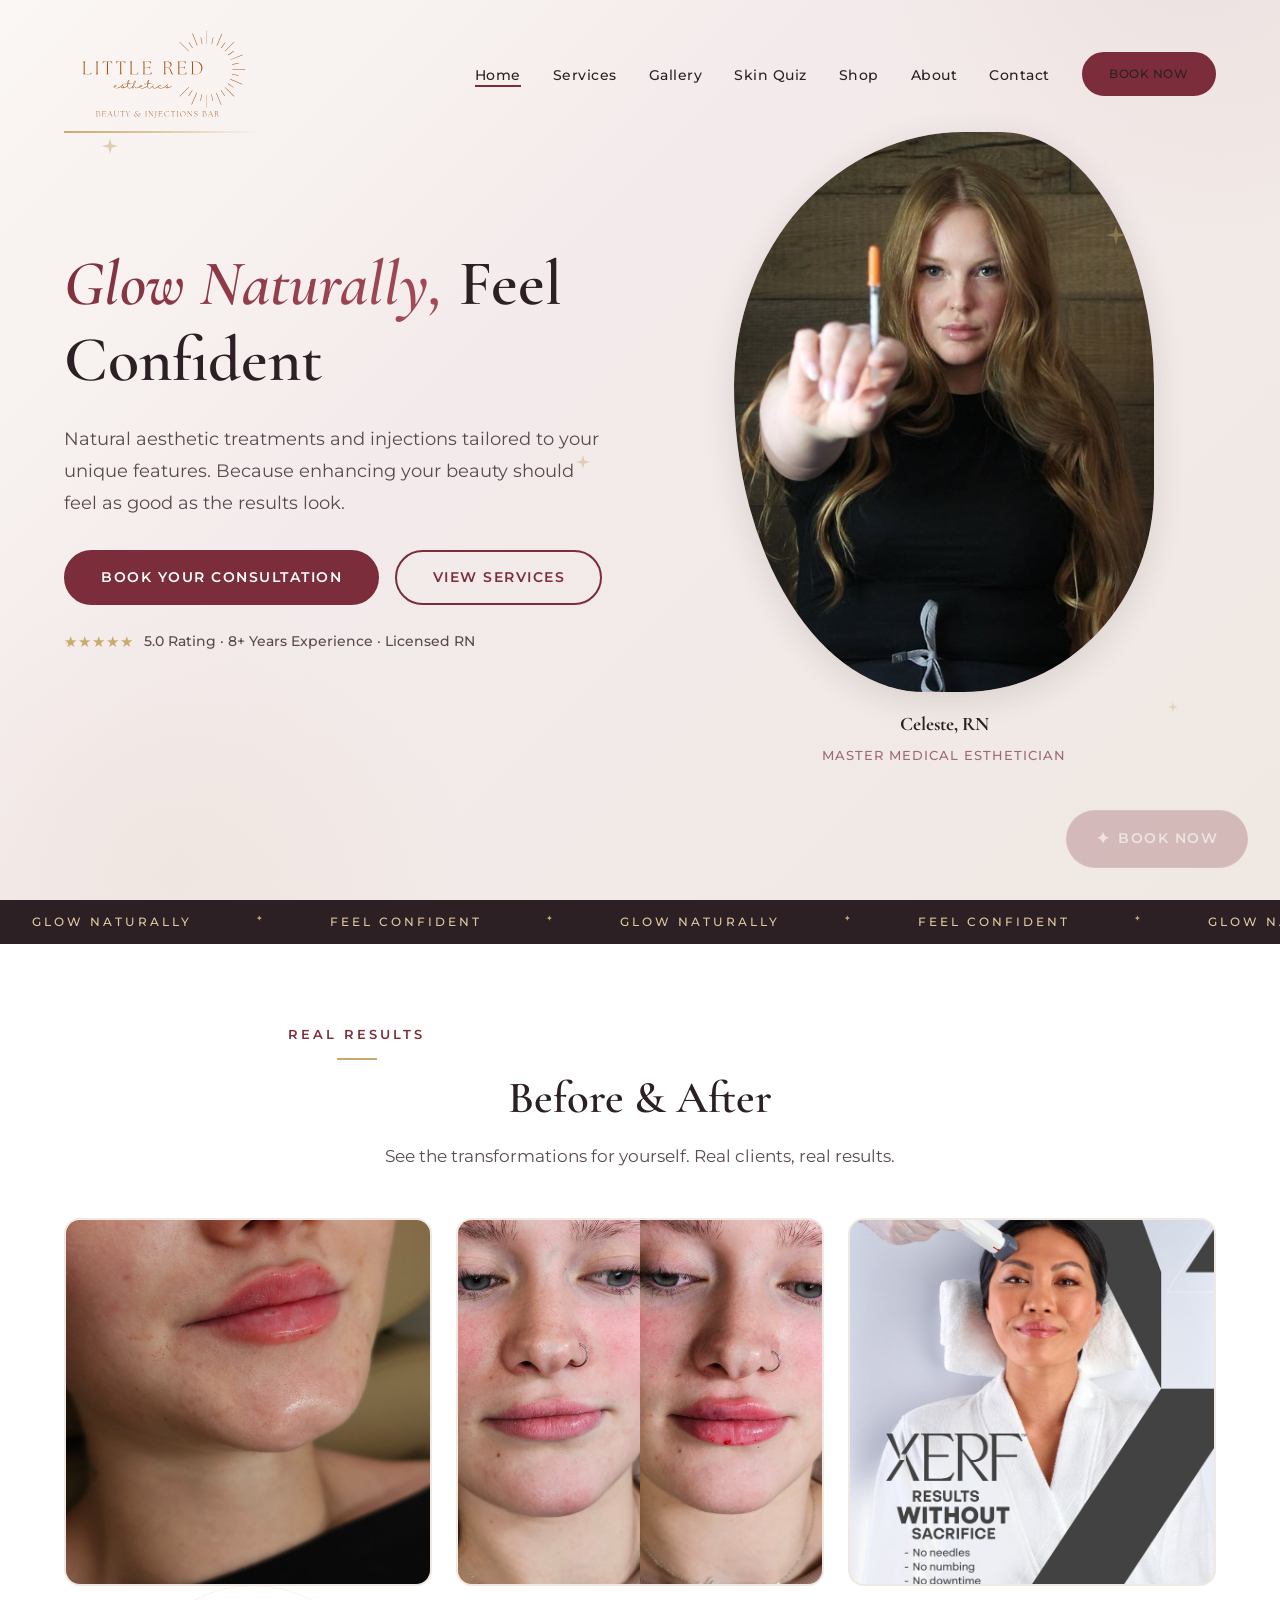
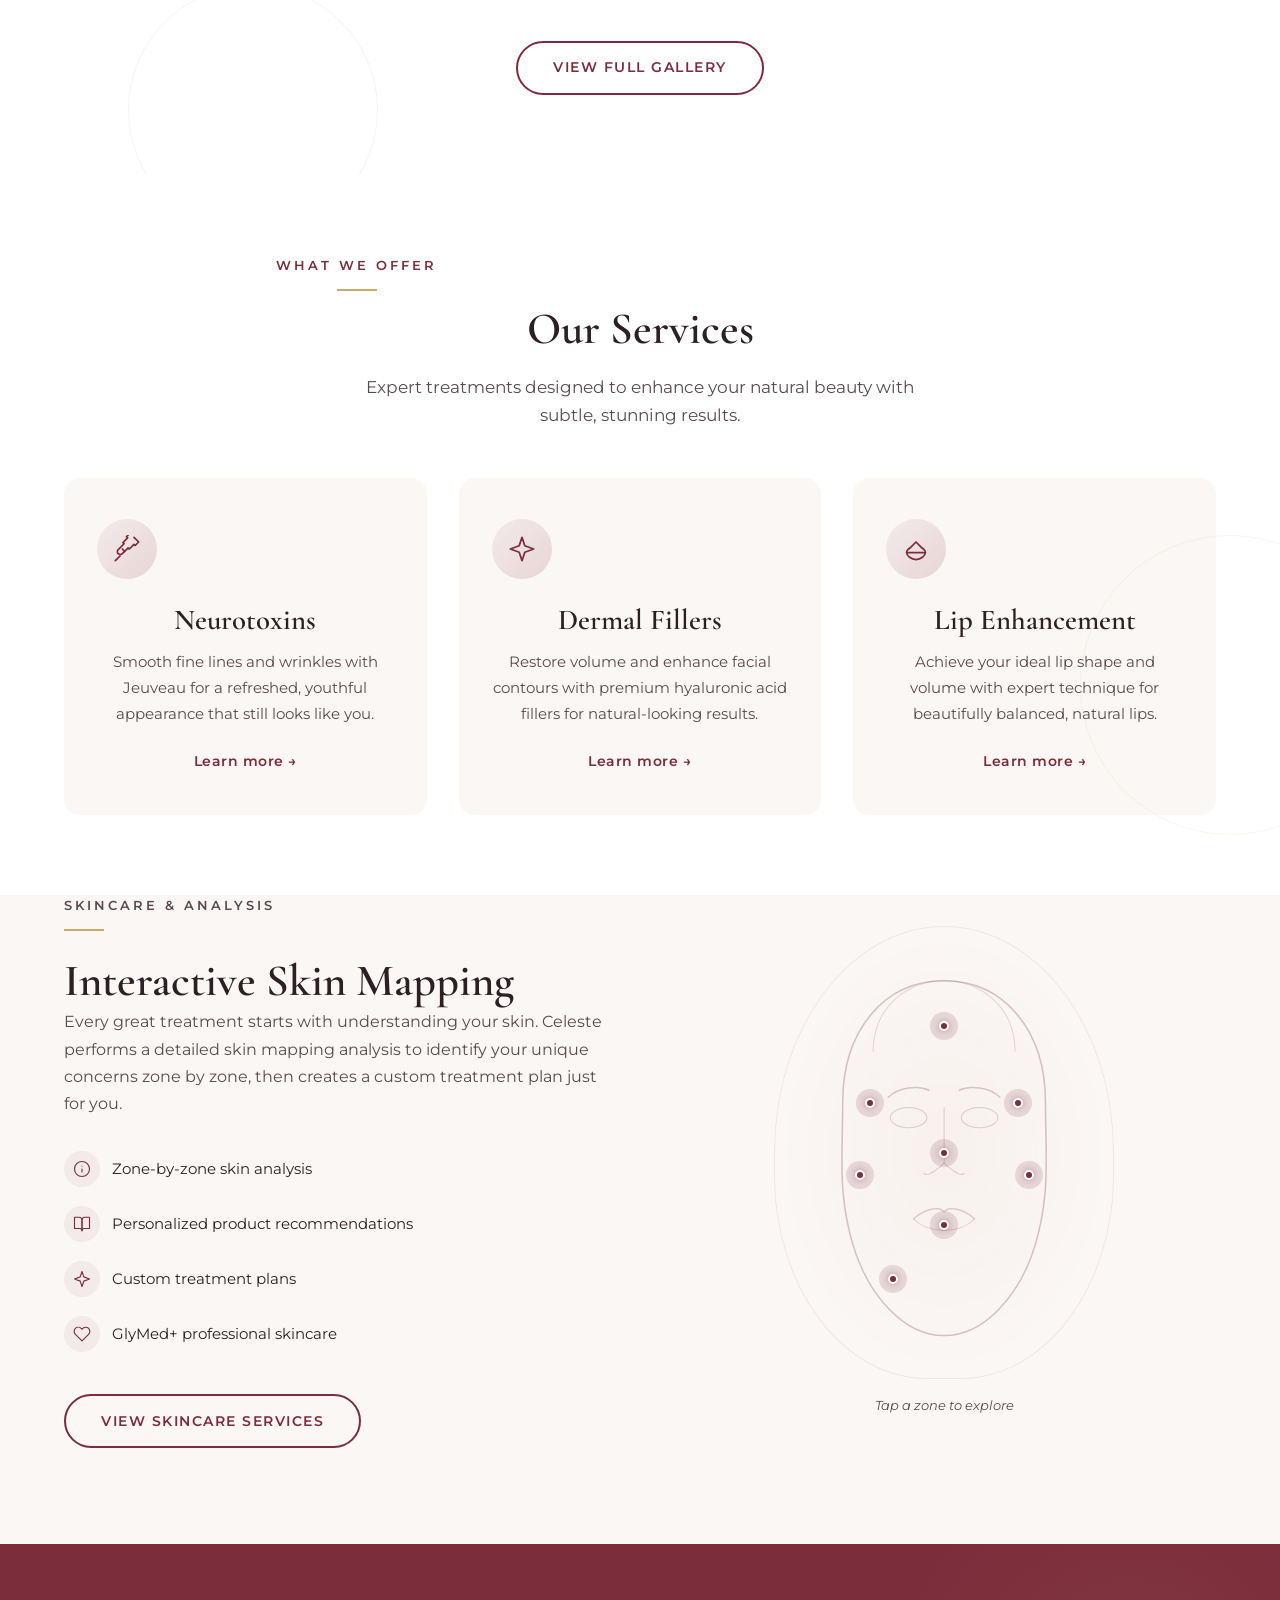
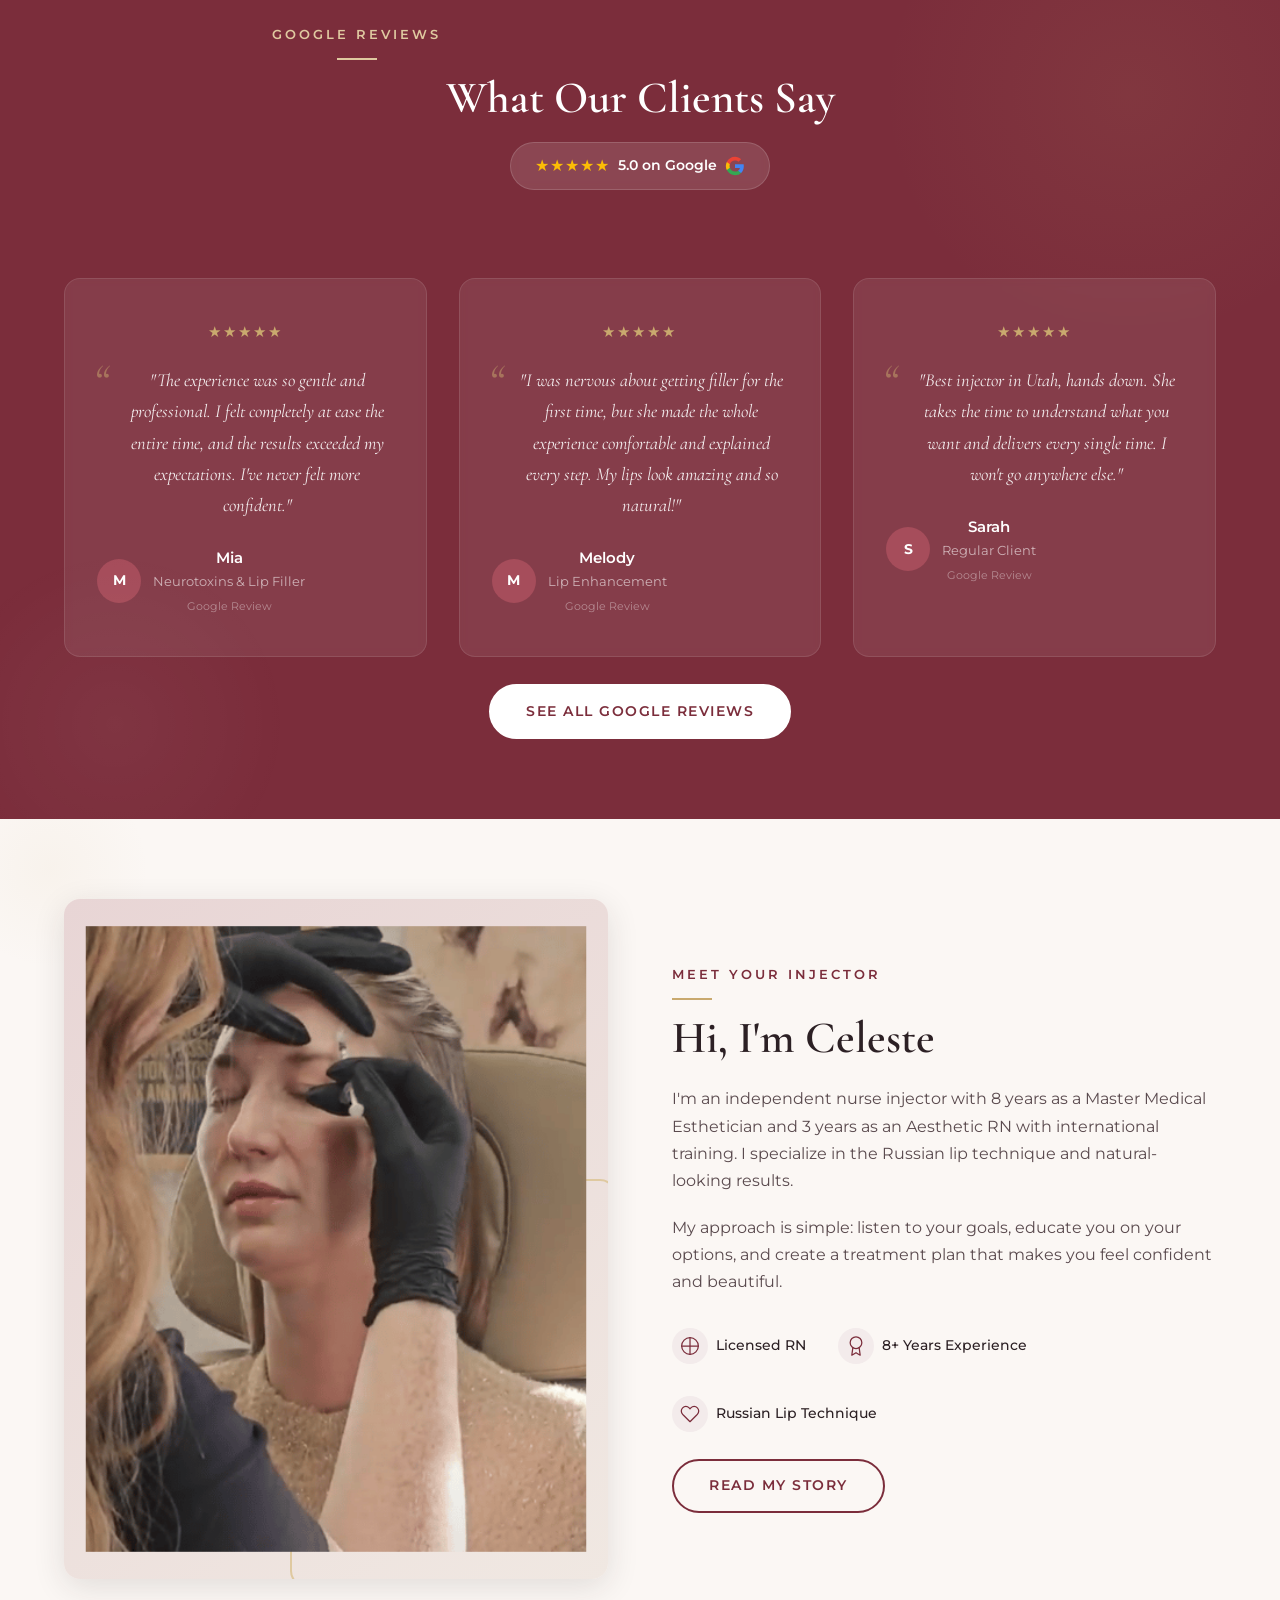
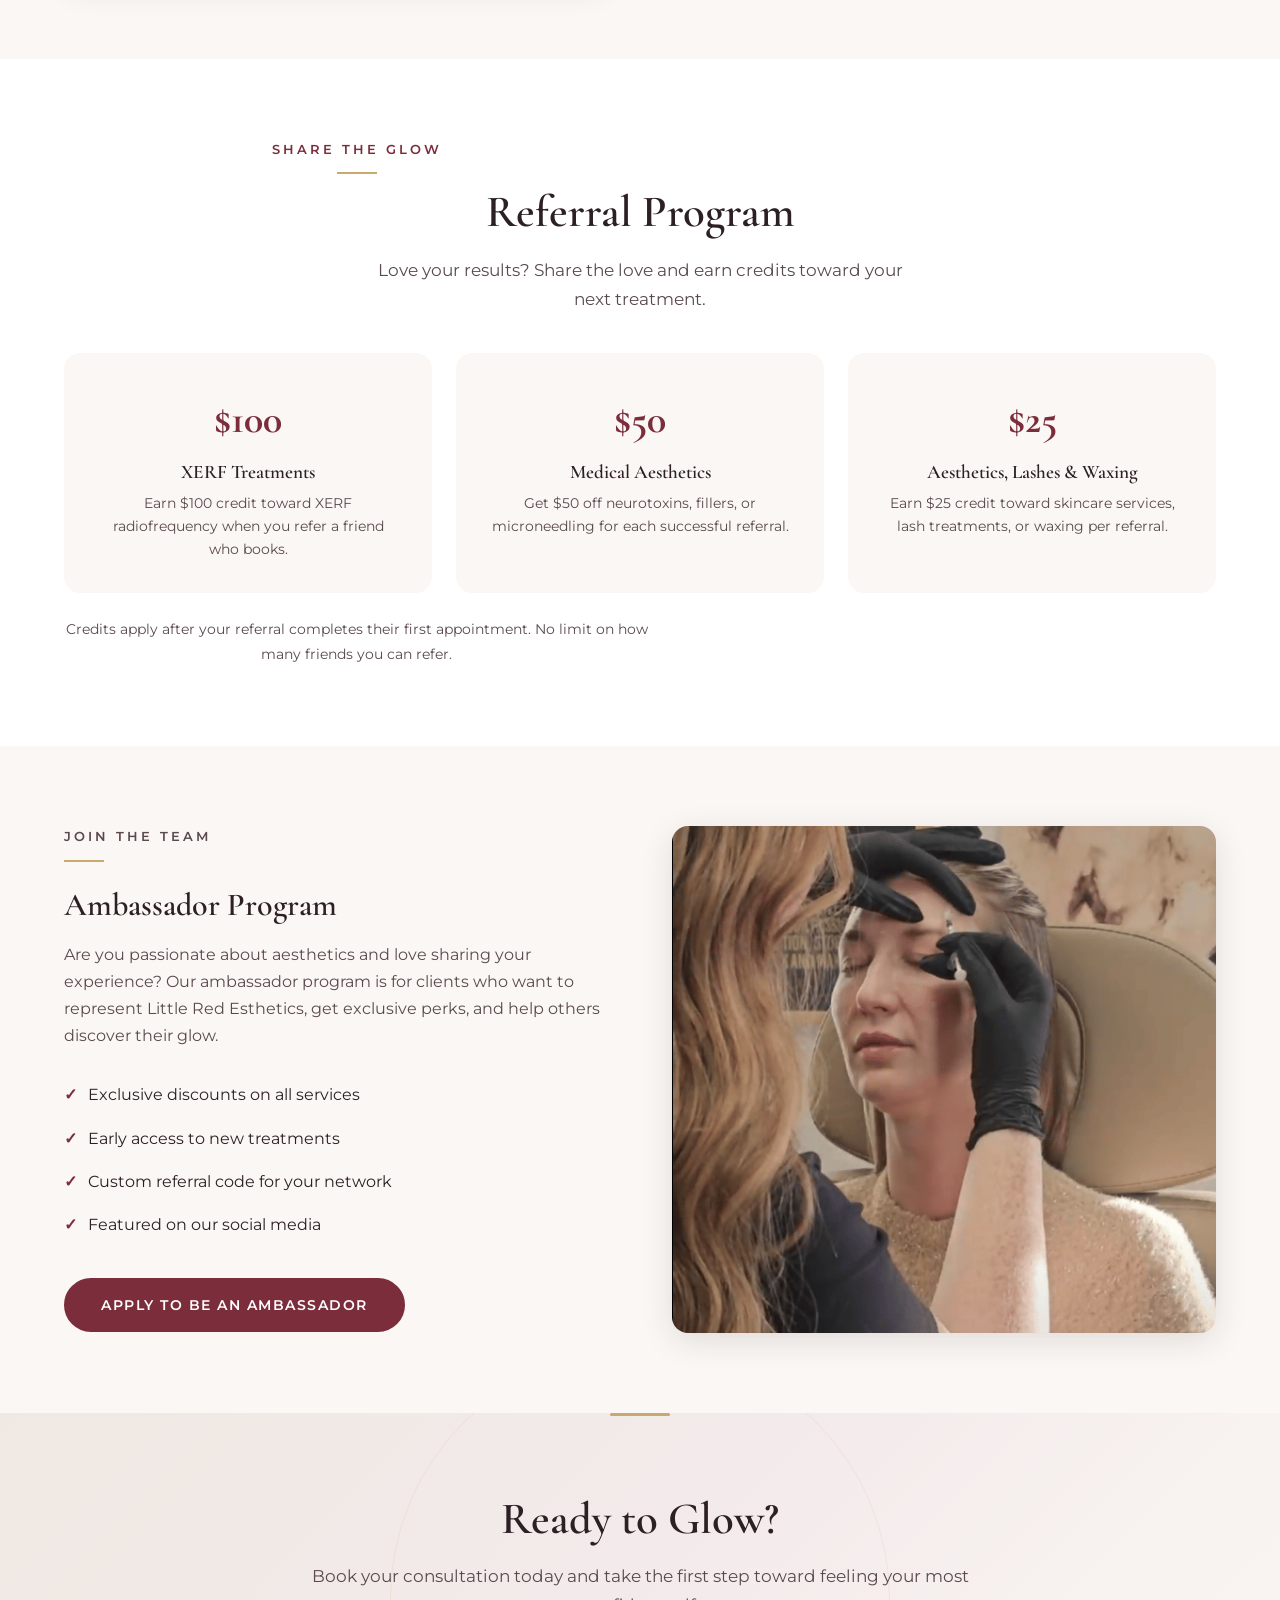
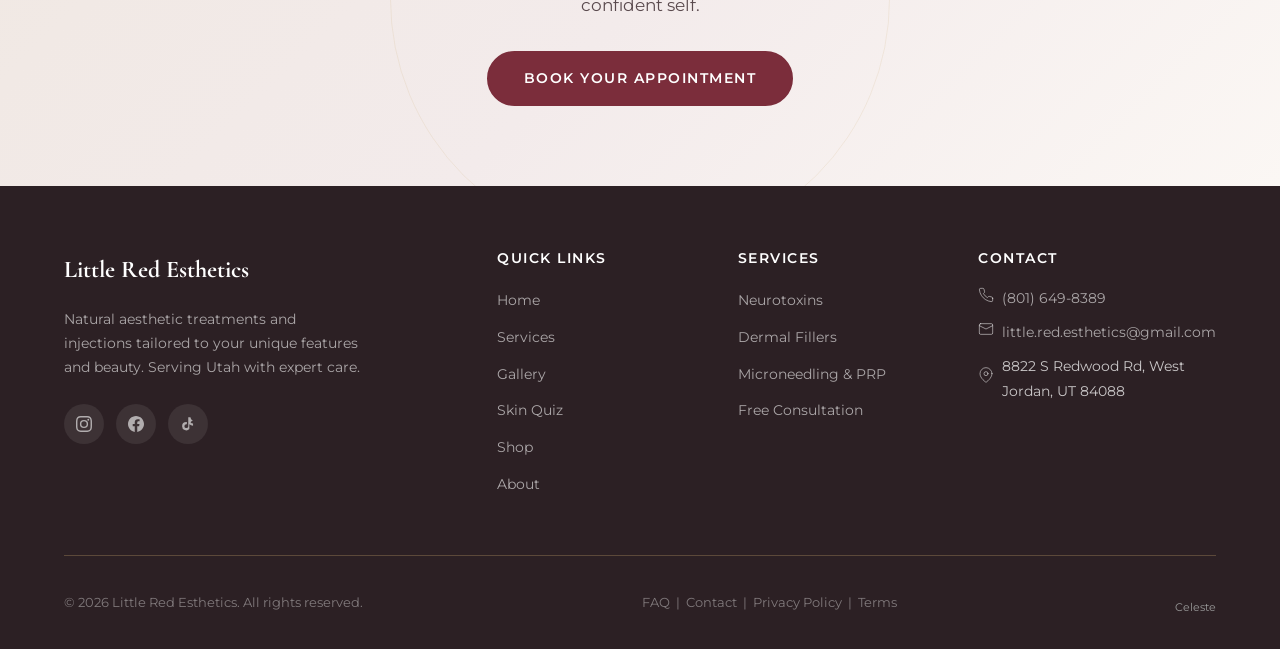
<file: index.html>
<!DOCTYPE html>
<html lang="en">
<head>
  <meta charset="UTF-8">
  <meta name="viewport" content="width=device-width, initial-scale=1.0">
  <title>Little Red Esthetics | Nurse Injector in Utah</title>
  <meta name="description" content="Little Red Esthetics offers natural aesthetic treatments and injections in Utah. Expert nurse injector specializing in Jeuveau, fillers, microneedling, and skin rejuvenation tailored to your unique beauty.">
  <meta name="keywords" content="nurse injector Utah, Jeuveau Utah, lip filler Utah, dermal fillers, aesthetic treatments, Little Red Esthetics, med spa Utah, microneedling Utah">
  <meta name="author" content="Little Red Esthetics">

  <!-- Open Graph -->
  <meta property="og:title" content="Little Red Esthetics | Nurse Injector in Utah">
  <meta property="og:description" content="Natural aesthetic treatments and injections tailored to your unique features and beauty.">
  <meta property="og:type" content="website">
  <meta property="og:url" content="https://www.littleredesthetics.com/">
  <meta property="og:image" content="https://www.littleredesthetics.com/images/celeste-portrait.jpg">

  <!-- Twitter -->
  <meta name="twitter:card" content="summary_large_image">
  <meta name="twitter:title" content="Little Red Esthetics | Nurse Injector in Utah">
  <meta name="twitter:description" content="Natural aesthetic treatments and injections tailored to your unique features and beauty.">
  <meta name="twitter:image" content="https://www.littleredesthetics.com/images/celeste-portrait.jpg">

  <!-- Canonical -->
  <link rel="canonical" href="https://www.littleredesthetics.com/">

  <!-- Geo -->
  <meta name="geo.region" content="US-UT">
  <meta name="geo.placename" content="West Jordan, Utah">
  <meta name="geo.position" content="40.6097;-111.9391">
  <meta name="ICBM" content="40.6097, -111.9391">

  <!-- Fonts -->
  <link rel="preconnect" href="https://fonts.googleapis.com">
  <link rel="preconnect" href="https://fonts.gstatic.com" crossorigin>
  <link href="https://fonts.googleapis.com/css2?family=Cormorant+Garamond:ital,wght@0,400;0,600;0,700;1,400;1,600&family=Montserrat:wght@300;400;500;600;700&display=swap" rel="stylesheet">

  <!-- Favicon -->
  <link rel="icon" type="image/svg+xml" href="images/favicon.svg">

  <!-- Styles -->
  <link rel="stylesheet" href="css/styles.css">

  <!-- Local Business Schema -->
  <script type="application/ld+json">
  {
    "@context": "https://schema.org",
    "@type": "HealthAndBeautyBusiness",
    "name": "Little Red Esthetics",
    "description": "Natural aesthetic treatments and injections tailored to your unique features and beauty.",
    "url": "https://www.littleredesthetics.com",
    "telephone": "+1-801-649-8389",
    "email": "little.red.esthetics@gmail.com",
    "address": {
      "@type": "PostalAddress",
      "streetAddress": "8822 S Redwood Road",
      "addressLocality": "West Jordan",
      "addressRegion": "UT",
      "postalCode": "84088",
      "addressCountry": "US"
    },
    "sameAs": [
      "https://www.instagram.com/littleredesthetics",
      "https://www.facebook.com/littleredesthetics",
      "https://www.tiktok.com/@littleredesthetics"
    ],
    "image": "https://www.littleredesthetics.com/images/celeste-portrait.jpg",
    "priceRange": "$$",
    "aggregateRating": {
      "@type": "AggregateRating",
      "ratingValue": "5.0",
      "reviewCount": "30",
      "bestRating": "5"
    },
    "openingHoursSpecification": [
      {
        "@type": "OpeningHoursSpecification",
        "dayOfWeek": ["Tuesday", "Thursday"],
        "opens": "07:00",
        "closes": "13:00"
      },
      {
        "@type": "OpeningHoursSpecification",
        "dayOfWeek": ["Wednesday", "Friday"],
        "opens": "14:30",
        "closes": "19:00"
      }
    ]
  }
  </script>
</head>
<body>

  <!-- Navigation -->
  <nav class="navbar">
    <div class="container">
      <a href="index.html" class="nav-brand">
        <img src="images/nav-logo.svg" alt="Little Red Esthetics">
        <span class="brand-text">Little Red Esthetics</span>
      </a>
      <div class="nav-overlay"></div>
      <ul class="nav-links">
        <li><a href="index.html" class="active">Home</a></li>
        <li><a href="services.html">Services</a></li>
        <li><a href="gallery.html">Gallery</a></li>
        <li><a href="quiz.html">Skin Quiz</a></li>
        <li><a href="shop.html">Shop</a></li>
        <li><a href="about.html">About</a></li>
        <li><a href="contact.html">Contact</a></li>
        <li><a href="https://mysite.vagaro.com/littleredesthetics/services" target="_blank" rel="noopener" class="btn btn-primary">Book Now</a></li>
      </ul>
      <button class="nav-toggle" aria-label="Toggle navigation">
        <span></span>
        <span></span>
        <span></span>
      </button>
    </div>
  </nav>

  <!-- Hero Section -->
  <section class="hero">
    <!-- Sparkle decorations -->
    <div class="sparkle" style="top: 15%; left: 8%;"><svg viewBox="0 0 24 24"><path d="M12 0l2.5 9.5L24 12l-9.5 2.5L12 24l-2.5-9.5L0 12l9.5-2.5z"/></svg></div>
    <div class="sparkle" style="top: 70%; left: 5%;"><svg viewBox="0 0 24 24"><path d="M12 0l2.5 9.5L24 12l-9.5 2.5L12 24l-2.5-9.5L0 12l9.5-2.5z"/></svg></div>
    <div class="sparkle" style="top: 25%; right: 12%;"><svg viewBox="0 0 24 24"><path d="M12 0l2.5 9.5L24 12l-9.5 2.5L12 24l-2.5-9.5L0 12l9.5-2.5z"/></svg></div>
    <div class="sparkle" style="bottom: 20%; right: 8%;"><svg viewBox="0 0 24 24"><path d="M12 0l2.5 9.5L24 12l-9.5 2.5L12 24l-2.5-9.5L0 12l9.5-2.5z"/></svg></div>
    <div class="sparkle" style="top: 50%; left: 45%;"><svg viewBox="0 0 24 24"><path d="M12 0l2.5 9.5L24 12l-9.5 2.5L12 24l-2.5-9.5L0 12l9.5-2.5z"/></svg></div>

    <div class="container">
      <div class="hero-content">
        <h1><span class="gradient-text">Glow Naturally,</span> Feel Confident</h1>
        <p>Natural aesthetic treatments and injections tailored to your unique features. Because enhancing your beauty should feel as good as the results look.</p>
        <div class="hero-buttons">
          <a href="https://mysite.vagaro.com/littleredesthetics/services" target="_blank" rel="noopener" class="btn btn-primary">Book Your Consultation</a>
          <a href="services.html" class="btn btn-outline">View Services</a>
        </div>
        <div class="hero-trust">
          <div class="hero-trust-stars">&#9733;&#9733;&#9733;&#9733;&#9733;</div>
          <span>5.0 Rating &middot; 8+ Years Experience &middot; Licensed RN</span>
        </div>
      </div>
      <div class="hero-image">
        <div class="hero-image-wrapper">
          <img src="images/celeste-portrait.jpg" alt="Celeste, nurse injector and owner of Little Red Esthetics in West Jordan Utah">
        </div>
        <div class="hero-image-caption">
          <strong>Celeste, RN</strong>
          <span>Master Medical Esthetician</span>
        </div>
      </div>
    </div>
  </section>

  <!-- Marquee Strip -->
  <div class="marquee-strip">
    <div class="marquee-track">
      <span>Glow Naturally</span><span class="marquee-dot">&#10022;</span>
      <span>Feel Confident</span><span class="marquee-dot">&#10022;</span>
      <span>Glow Naturally</span><span class="marquee-dot">&#10022;</span>
      <span>Feel Confident</span><span class="marquee-dot">&#10022;</span>
      <span>Glow Naturally</span><span class="marquee-dot">&#10022;</span>
      <span>Feel Confident</span><span class="marquee-dot">&#10022;</span>
      <span>Glow Naturally</span><span class="marquee-dot">&#10022;</span>
      <span>Feel Confident</span><span class="marquee-dot">&#10022;</span>
      <span>Glow Naturally</span><span class="marquee-dot">&#10022;</span>
      <span>Feel Confident</span><span class="marquee-dot">&#10022;</span>
      <span>Glow Naturally</span><span class="marquee-dot">&#10022;</span>
      <span>Feel Confident</span><span class="marquee-dot">&#10022;</span>
    </div>
  </div>

  <!-- Before & After Results -->
  <section class="gallery-preview" style="padding-top: 5rem;">
    <div class="container text-center">
      <p class="section-label fade-in">Real Results</p>
      <h2 class="section-title fade-in">Before & After</h2>
      <p class="section-subtitle fade-in">See the transformations for yourself. Real clients, real results.</p>

      <div class="gallery-grid">
        <div class="gallery-item fade-in fade-in-delay-1">
          <img src="images/portfolio-lips-01.jpg" alt="Lip enhancement before and after by Little Red Esthetics">
          <div class="gallery-item-overlay">
            <span class="gallery-item-label">Lip Enhancement</span>
          </div>
        </div>

        <div class="gallery-item fade-in fade-in-delay-2">
          <img src="images/portfolio-result-03.jpg" alt="Dermal filler results by Little Red Esthetics">
          <div class="gallery-item-overlay">
            <span class="gallery-item-label">Dermal Filler</span>
          </div>
        </div>

        <div class="gallery-item fade-in fade-in-delay-3">
          <img src="images/treatment-result-05.png" alt="Treatment results by Little Red Esthetics">
          <div class="gallery-item-overlay">
            <span class="gallery-item-label">Treatment Results</span>
          </div>
        </div>
      </div>

      <br><br>
      <a href="gallery.html" class="btn btn-outline fade-in">View Full Gallery</a>
    </div>
  </section>

  <!-- Services Preview -->
  <section class="services-preview">
    <div class="container text-center">
      <p class="section-label fade-in">What We Offer</p>
      <h2 class="section-title fade-in">Our Services</h2>
      <p class="section-subtitle fade-in">Expert treatments designed to enhance your natural beauty with subtle, stunning results.</p>

      <div class="services-grid">
        <div class="service-card fade-in fade-in-delay-1">
          <div class="service-icon"><svg class="icon-svg" viewBox="0 0 24 24"><path d="M18 2l4 4-3 3-1-1-4 4-1-1-5 5c-1 1-2.5 1-3.5 0s-1-2.5 0-3.5l5-5-1-1 4-4-1-1 3-3"/><path d="M10 14l-2-2"/><path d="M2 22l4-4"/></svg></div>
          <h3>Neurotoxins</h3>
          <p>Smooth fine lines and wrinkles with Jeuveau for a refreshed, youthful appearance that still looks like you.</p>
          <a href="services.html" class="service-link">Learn more &#8594;</a>
        </div>

        <div class="service-card fade-in fade-in-delay-2">
          <div class="service-icon"><svg class="icon-svg" viewBox="0 0 24 24"><path d="M12 2l2.4 7.2L22 12l-7.6 2.8L12 22l-2.4-7.2L2 12l7.6-2.8z"/></svg></div>
          <h3>Dermal Fillers</h3>
          <p>Restore volume and enhance facial contours with premium hyaluronic acid fillers for natural-looking results.</p>
          <a href="services.html" class="service-link">Learn more &#8594;</a>
        </div>

        <div class="service-card fade-in fade-in-delay-3">
          <div class="service-icon"><svg class="icon-svg" viewBox="0 0 24 24"><path d="M12 21c-4 0-8-3-8-6 0-2 1.5-3 3-4l5-5 5 5c1.5 1 3 2 3 4 0 3-4 6-8 6z"/><path d="M4 15h16"/></svg></div>
          <h3>Lip Enhancement</h3>
          <p>Achieve your ideal lip shape and volume with expert technique for beautifully balanced, natural lips.</p>
          <a href="services.html" class="service-link">Learn more &#8594;</a>
        </div>
      </div>
    </div>
  </section>

  <!-- Skin Mapping Section -->
  <section class="skin-mapping">
    <div class="container">
      <div class="skin-mapping-content">
        <p class="section-label fade-in">Skincare & Analysis</p>
        <h2 class="fade-in">Interactive Skin Mapping</h2>
        <p class="fade-in">Every great treatment starts with understanding your skin. Celeste performs a detailed skin mapping analysis to identify your unique concerns zone by zone, then creates a custom treatment plan just for you.</p>
        <ul class="skin-mapping-features fade-in">
          <li>
            <span class="mapping-feature-icon"><svg class="icon-svg" viewBox="0 0 24 24"><circle cx="12" cy="12" r="10"/><path d="M12 16v-4M12 8h.01"/></svg></span>
            <span>Zone-by-zone skin analysis</span>
          </li>
          <li>
            <span class="mapping-feature-icon"><svg class="icon-svg" viewBox="0 0 24 24"><path d="M2 3h6a4 4 0 0 1 4 4v14a3 3 0 0 0-3-3H2z"/><path d="M22 3h-6a4 4 0 0 0-4 4v14a3 3 0 0 1 3-3h7z"/></svg></span>
            <span>Personalized product recommendations</span>
          </li>
          <li>
            <span class="mapping-feature-icon"><svg class="icon-svg" viewBox="0 0 24 24"><path d="M12 2l2.4 7.2L22 12l-7.6 2.8L12 22l-2.4-7.2L2 12l7.6-2.8z"/></svg></span>
            <span>Custom treatment plans</span>
          </li>
          <li>
            <span class="mapping-feature-icon"><svg class="icon-svg" viewBox="0 0 24 24"><path d="M20.84 4.61a5.5 5.5 0 0 0-7.78 0L12 5.67l-1.06-1.06a5.5 5.5 0 0 0-7.78 7.78l1.06 1.06L12 21.23l7.78-7.78 1.06-1.06a5.5 5.5 0 0 0 0-7.78z"/></svg></span>
            <span>GlyMed+ professional skincare</span>
          </li>
        </ul>
        <a href="services.html#skincare" class="btn btn-outline fade-in">View Skincare Services</a>
      </div>
      <div class="skin-mapping-visual fade-in-scale">
        <div class="face-map">
          <!-- Stylized face outline SVG -->
          <svg class="face-svg" viewBox="0 0 300 400" fill="none" xmlns="http://www.w3.org/2000/svg">
            <!-- Face outline -->
            <path d="M150 30 C90 30, 50 80, 50 150 C50 200, 45 240, 60 290 C75 340, 110 380, 150 380 C190 380, 225 340, 240 290 C255 240, 250 200, 250 150 C250 80, 210 30, 150 30Z" stroke="var(--burgundy-muted)" stroke-width="1.5" fill="none" opacity="0.4"/>
            <!-- Hairline -->
            <path d="M80 100 C80 55, 115 30, 150 30 C185 30, 220 55, 220 100" stroke="var(--burgundy-muted)" stroke-width="1" fill="none" opacity="0.25"/>
            <!-- Left eyebrow -->
            <path d="M95 145 C105 135, 125 133, 135 138" stroke="var(--burgundy-muted)" stroke-width="1.5" fill="none" opacity="0.35" stroke-linecap="round"/>
            <!-- Right eyebrow -->
            <path d="M165 138 C175 133, 195 135, 205 145" stroke="var(--burgundy-muted)" stroke-width="1.5" fill="none" opacity="0.35" stroke-linecap="round"/>
            <!-- Left eye -->
            <ellipse cx="115" cy="165" rx="18" ry="10" stroke="var(--burgundy-muted)" stroke-width="1" fill="none" opacity="0.3"/>
            <!-- Right eye -->
            <ellipse cx="185" cy="165" rx="18" ry="10" stroke="var(--burgundy-muted)" stroke-width="1" fill="none" opacity="0.3"/>
            <!-- Nose -->
            <path d="M150 155 L150 210 C150 210, 135 225, 130 220" stroke="var(--burgundy-muted)" stroke-width="1" fill="none" opacity="0.3" stroke-linecap="round"/>
            <path d="M150 210 C150 210, 165 225, 170 220" stroke="var(--burgundy-muted)" stroke-width="1" fill="none" opacity="0.3" stroke-linecap="round"/>
            <!-- Lips -->
            <path d="M120 265 C130 255, 145 252, 150 258 C155 252, 170 255, 180 265" stroke="var(--burgundy-muted)" stroke-width="1.2" fill="none" opacity="0.35" stroke-linecap="round"/>
            <path d="M120 265 C135 280, 165 280, 180 265" stroke="var(--burgundy-muted)" stroke-width="1" fill="none" opacity="0.3" stroke-linecap="round"/>
          </svg>

          <!-- Animated scan line -->
          <div class="scan-line"></div>

          <!-- Hotspot dots -->
          <button class="face-hotspot" data-zone="forehead" style="top: 22%; left: 50%;" aria-label="Forehead zone">
            <span class="hotspot-ping"></span>
            <span class="hotspot-dot"></span>
          </button>
          <button class="face-hotspot" data-zone="eyes" style="top: 39%; left: 28%;" aria-label="Eye area zone">
            <span class="hotspot-ping"></span>
            <span class="hotspot-dot"></span>
          </button>
          <button class="face-hotspot" data-zone="eyes-r" style="top: 39%; left: 72%;" aria-label="Eye area zone">
            <span class="hotspot-ping"></span>
            <span class="hotspot-dot"></span>
          </button>
          <button class="face-hotspot" data-zone="tzone" style="top: 50%; left: 50%;" aria-label="T-zone">
            <span class="hotspot-ping"></span>
            <span class="hotspot-dot"></span>
          </button>
          <button class="face-hotspot" data-zone="cheeks" style="top: 55%; left: 25%;" aria-label="Cheek zone">
            <span class="hotspot-ping"></span>
            <span class="hotspot-dot"></span>
          </button>
          <button class="face-hotspot" data-zone="cheeks-r" style="top: 55%; left: 75%;" aria-label="Cheek zone">
            <span class="hotspot-ping"></span>
            <span class="hotspot-dot"></span>
          </button>
          <button class="face-hotspot" data-zone="lips" style="top: 66%; left: 50%;" aria-label="Lips zone">
            <span class="hotspot-ping"></span>
            <span class="hotspot-dot"></span>
          </button>
          <button class="face-hotspot" data-zone="jawline" style="top: 78%; left: 35%;" aria-label="Jawline zone">
            <span class="hotspot-ping"></span>
            <span class="hotspot-dot"></span>
          </button>

          <!-- Info tooltip (populated by JS) -->
          <div class="face-tooltip" id="faceTooltip">
            <div class="face-tooltip-title"></div>
            <div class="face-tooltip-concerns"></div>
            <div class="face-tooltip-treatment"></div>
          </div>
        </div>
        <p class="face-map-hint">Tap a zone to explore</p>
      </div>
    </div>
  </section>

  <!-- Testimonials / Google Reviews -->
  <section class="testimonials">
    <div class="container text-center">
      <p class="section-label fade-in">Google Reviews</p>
      <h2 class="section-title fade-in">What Our Clients Say</h2>
      <div class="google-rating fade-in">
        <div class="google-rating-stars">&#9733;&#9733;&#9733;&#9733;&#9733;</div>
        <span class="google-rating-text">5.0 on Google</span>
        <svg class="google-g" viewBox="0 0 24 24" width="20" height="20"><path d="M22.56 12.25c0-.78-.07-1.53-.2-2.25H12v4.26h5.92a5.06 5.06 0 0 1-2.2 3.32v2.77h3.57c2.08-1.92 3.28-4.74 3.28-8.1z" fill="#4285F4"/><path d="M12 23c2.97 0 5.46-.98 7.28-2.66l-3.57-2.77c-.98.66-2.23 1.06-3.71 1.06-2.86 0-5.29-1.93-6.16-4.53H2.18v2.84C3.99 20.53 7.7 23 12 23z" fill="#34A853"/><path d="M5.84 14.09c-.22-.66-.35-1.36-.35-2.09s.13-1.43.35-2.09V7.07H2.18C1.43 8.55 1 10.22 1 12s.43 3.45 1.18 4.93l2.85-2.22.81-.62z" fill="#FBBC05"/><path d="M12 5.38c1.62 0 3.06.56 4.21 1.64l3.15-3.15C17.45 2.09 14.97 1 12 1 7.7 1 3.99 3.47 2.18 7.07l3.66 2.84c.87-2.6 3.3-4.53 6.16-4.53z" fill="#EA4335"/></svg>
      </div>

      <div class="testimonial-grid">
        <div class="testimonial-card fade-in fade-in-delay-1">
          <div class="testimonial-stars">&#9733;&#9733;&#9733;&#9733;&#9733;</div>
          <blockquote>"The experience was so gentle and professional. I felt completely at ease the entire time, and the results exceeded my expectations. I've never felt more confident."</blockquote>
          <div class="testimonial-author">
            <div class="testimonial-avatar">M</div>
            <div>
              <div class="testimonial-name">Mia</div>
              <div class="testimonial-detail">Neurotoxins & Lip Filler</div>
              <div class="testimonial-source">Google Review</div>
            </div>
          </div>
        </div>

        <div class="testimonial-card fade-in fade-in-delay-2">
          <div class="testimonial-stars">&#9733;&#9733;&#9733;&#9733;&#9733;</div>
          <blockquote>"I was nervous about getting filler for the first time, but she made the whole experience comfortable and explained every step. My lips look amazing and so natural!"</blockquote>
          <div class="testimonial-author">
            <div class="testimonial-avatar">M</div>
            <div>
              <div class="testimonial-name">Melody</div>
              <div class="testimonial-detail">Lip Enhancement</div>
              <div class="testimonial-source">Google Review</div>
            </div>
          </div>
        </div>

        <div class="testimonial-card fade-in fade-in-delay-3">
          <div class="testimonial-stars">&#9733;&#9733;&#9733;&#9733;&#9733;</div>
          <blockquote>"Best injector in Utah, hands down. She takes the time to understand what you want and delivers every single time. I won't go anywhere else."</blockquote>
          <div class="testimonial-author">
            <div class="testimonial-avatar">S</div>
            <div>
              <div class="testimonial-name">Sarah</div>
              <div class="testimonial-detail">Regular Client</div>
              <div class="testimonial-source">Google Review</div>
            </div>
          </div>
        </div>
      </div>

      <br>
      <a href="https://www.google.com/search?q=Little+Red+Esthetics+West+Jordan+Utah+reviews" target="_blank" rel="noopener" class="btn btn-light fade-in">See All Google Reviews</a>
    </div>
  </section>


  <!-- About Preview -->
  <section class="about-preview">
    <div class="container">
      <div class="about-image fade-in">
        <img src="images/celeste-working.png" alt="Celeste at work, Little Red Esthetics">
      </div>
      <div class="about-content">
        <p class="section-label fade-in">Meet Your Injector</p>
        <h2 class="fade-in">Hi, I'm Celeste</h2>
        <p class="fade-in">I'm an independent nurse injector with 8 years as a Master Medical Esthetician and 3 years as an Aesthetic RN with international training. I specialize in the Russian lip technique and natural-looking results.</p>
        <p class="fade-in">My approach is simple: listen to your goals, educate you on your options, and create a treatment plan that makes you feel confident and beautiful.</p>
        <div class="about-credentials fade-in">
          <div class="credential">
            <div class="credential-icon"><svg class="icon-svg" viewBox="0 0 24 24"><path d="M12 2v20M2 12h20"/><circle cx="12" cy="12" r="10"/></svg></div>
            <span>Licensed RN</span>
          </div>
          <div class="credential">
            <div class="credential-icon"><svg class="icon-svg" viewBox="0 0 24 24"><circle cx="12" cy="8" r="7"/><path d="M8.21 13.89L7 23l5-3 5 3-1.21-9.12"/></svg></div>
            <span>8+ Years Experience</span>
          </div>
          <div class="credential">
            <div class="credential-icon"><svg class="icon-svg" viewBox="0 0 24 24"><path d="M20.84 4.61a5.5 5.5 0 0 0-7.78 0L12 5.67l-1.06-1.06a5.5 5.5 0 0 0-7.78 7.78l1.06 1.06L12 21.23l7.78-7.78 1.06-1.06a5.5 5.5 0 0 0 0-7.78z"/></svg></div>
            <span>Russian Lip Technique</span>
          </div>
        </div>
        <br>
        <a href="about.html" class="btn btn-outline fade-in">Read My Story</a>
      </div>
    </div>
  </section>

  <!-- Referral Program -->
  <section class="referral-section">
    <div class="container">
      <div class="referral-content text-center">
        <p class="section-label fade-in">Share the Glow</p>
        <h2 class="section-title fade-in">Referral Program</h2>
        <p class="section-subtitle fade-in">Love your results? Share the love and earn credits toward your next treatment.</p>

        <div class="referral-grid fade-in">
          <div class="referral-card">
            <div class="referral-amount">$100</div>
            <h3>XERF Treatments</h3>
            <p>Earn $100 credit toward XERF radiofrequency when you refer a friend who books.</p>
          </div>
          <div class="referral-card">
            <div class="referral-amount">$50</div>
            <h3>Medical Aesthetics</h3>
            <p>Get $50 off neurotoxins, fillers, or microneedling for each successful referral.</p>
          </div>
          <div class="referral-card">
            <div class="referral-amount">$25</div>
            <h3>Aesthetics, Lashes & Waxing</h3>
            <p>Earn $25 credit toward skincare services, lash treatments, or waxing per referral.</p>
          </div>
        </div>

        <p class="fade-in" style="margin-top: 1.5rem; color: var(--charcoal-light); font-size: 0.9rem;">Credits apply after your referral completes their first appointment. No limit on how many friends you can refer.</p>
      </div>
    </div>
  </section>

  <!-- Ambassador Program -->
  <section class="ambassador-section">
    <div class="container">
      <div class="ambassador-content fade-in">
        <div class="ambassador-text">
          <p class="section-label">Join the Team</p>
          <h2>Ambassador Program</h2>
          <p>Are you passionate about aesthetics and love sharing your experience? Our ambassador program is for clients who want to represent Little Red Esthetics, get exclusive perks, and help others discover their glow.</p>
          <ul class="ambassador-perks">
            <li>Exclusive discounts on all services</li>
            <li>Early access to new treatments</li>
            <li>Custom referral code for your network</li>
            <li>Featured on our social media</li>
          </ul>
          <a href="contact.html#ambassador" class="btn btn-primary">Apply to Be an Ambassador</a>
        </div>
        <div class="ambassador-image">
          <img src="images/celeste-working.png" alt="Little Red Esthetics team">
        </div>
      </div>
    </div>
  </section>

  <!-- CTA Section -->
  <section class="cta-section">
    <div class="container">
      <h2 class="fade-in">Ready to Glow?</h2>
      <p class="fade-in">Book your consultation today and take the first step toward feeling your most confident self.</p>
      <a href="https://mysite.vagaro.com/littleredesthetics/services" target="_blank" rel="noopener" class="btn btn-primary fade-in">Book Your Appointment</a>
    </div>
  </section>

  <!-- Footer -->
  <footer class="footer">
    <div class="container">
      <div class="footer-grid">
        <div>
          <div class="footer-brand">Little Red Esthetics</div>
          <p class="footer-desc">Natural aesthetic treatments and injections tailored to your unique features and beauty. Serving Utah with expert care.</p>
          <div class="footer-social">
            <a href="https://www.instagram.com/littleredesthetics" target="_blank" rel="noopener" aria-label="Instagram"><svg class="social-icon-svg" viewBox="0 0 24 24"><path d="M12 2.163c3.204 0 3.584.012 4.85.07 3.252.148 4.771 1.691 4.919 4.919.058 1.265.069 1.645.069 4.849 0 3.205-.012 3.584-.069 4.849-.149 3.225-1.664 4.771-4.919 4.919-1.266.058-1.644.07-4.85.07-3.204 0-3.584-.012-4.849-.07-3.26-.149-4.771-1.699-4.919-4.92-.058-1.265-.07-1.644-.07-4.849 0-3.204.013-3.583.07-4.849.149-3.227 1.664-4.771 4.919-4.919 1.266-.057 1.645-.069 4.849-.069zM12 0C8.741 0 8.333.014 7.053.072 2.695.272.273 2.69.073 7.052.014 8.333 0 8.741 0 12c0 3.259.014 3.668.072 4.948.2 4.358 2.618 6.78 6.98 6.98C8.333 23.986 8.741 24 12 24c3.259 0 3.668-.014 4.948-.072 4.354-.2 6.782-2.618 6.979-6.98.059-1.28.073-1.689.073-4.948 0-3.259-.014-3.667-.072-4.947-.196-4.354-2.617-6.78-6.979-6.98C16.67.014 16.259 0 12 0zm0 5.838a6.162 6.162 0 100 12.324 6.162 6.162 0 000-12.324zM12 16a4 4 0 110-8 4 4 0 010 8zm6.406-11.845a1.44 1.44 0 100 2.881 1.44 1.44 0 000-2.881z"/></svg></a>
            <a href="https://www.facebook.com/littleredesthetics" target="_blank" rel="noopener" aria-label="Facebook"><svg class="social-icon-svg" viewBox="0 0 24 24"><path d="M24 12.073c0-6.627-5.373-12-12-12s-12 5.373-12 12c0 5.99 4.388 10.954 10.125 11.854v-8.385H7.078v-3.47h3.047V9.43c0-3.007 1.792-4.669 4.533-4.669 1.312 0 2.686.235 2.686.235v2.953H15.83c-1.491 0-1.956.925-1.956 1.874v2.25h3.328l-.532 3.47h-2.796v8.385C19.612 23.027 24 18.062 24 12.073z"/></svg></a>
            <a href="https://www.tiktok.com/@littleredesthetics" target="_blank" rel="noopener" aria-label="TikTok"><svg class="social-icon-svg" viewBox="0 0 24 24"><path d="M19.59 6.69a4.83 4.83 0 01-3.77-4.25V2h-3.45v13.67a2.89 2.89 0 01-2.88 2.5 2.89 2.89 0 01-2.89-2.89 2.89 2.89 0 012.89-2.89c.28 0 .54.04.79.1v-3.5a6.37 6.37 0 00-.79-.05A6.34 6.34 0 003.15 15.2a6.34 6.34 0 0010.86 4.46v-7.15a8.16 8.16 0 005.58 2.2v-3.45a4.85 4.85 0 01-3.77-1.8v-.01l2.77-2.76z"/></svg></a>
          </div>
        </div>
        <div>
          <h4>Quick Links</h4>
          <ul>
            <li><a href="index.html">Home</a></li>
            <li><a href="services.html">Services</a></li>
            <li><a href="gallery.html">Gallery</a></li>
            <li><a href="quiz.html">Skin Quiz</a></li>
            <li><a href="shop.html">Shop</a></li>
            <li><a href="about.html">About</a></li>
          </ul>
        </div>
        <div>
          <h4>Services</h4>
          <ul>
            <li><a href="services.html">Neurotoxins</a></li>
            <li><a href="services.html">Dermal Fillers</a></li>
            <li><a href="services.html">Microneedling & PRP</a></li>
            <li><a href="services.html">Free Consultation</a></li>
          </ul>
        </div>
        <div>
          <h4>Contact</h4>
          <div class="footer-contact-item">
            <span class="footer-contact-icon"><svg class="icon-svg" viewBox="0 0 24 24"><path d="M22 16.92v3a2 2 0 0 1-2.18 2 19.79 19.79 0 0 1-8.63-3.07 19.5 19.5 0 0 1-6-6 19.79 19.79 0 0 1-3.07-8.67A2 2 0 0 1 4.11 2h3a2 2 0 0 1 2 1.72c.127.96.361 1.903.7 2.81a2 2 0 0 1-.45 2.11L8.09 9.91a16 16 0 0 0 6 6l1.27-1.27a2 2 0 0 1 2.11-.45c.907.339 1.85.573 2.81.7A2 2 0 0 1 22 16.92z"/></svg></span>
            <a href="tel:8016498389">(801) 649-8389</a>
          </div>
          <div class="footer-contact-item">
            <span class="footer-contact-icon"><svg class="icon-svg" viewBox="0 0 24 24"><rect x="2" y="4" width="20" height="16" rx="2"/><path d="M22 7l-10 5L2 7"/></svg></span>
            <a href="mailto:little.red.esthetics@gmail.com">little.red.esthetics@gmail.com</a>
          </div>
          <div class="footer-contact-item">
            <span class="footer-contact-icon"><svg class="icon-svg" viewBox="0 0 24 24"><path d="M21 10c0 7-9 13-9 13s-9-6-9-13a9 9 0 0 1 18 0z"/><circle cx="12" cy="10" r="3"/></svg></span>
            <span>8822 S Redwood Rd, West Jordan, UT 84088</span>
          </div>
        </div>
      </div>
      <div class="footer-bottom">
        <p>&copy; 2026 Little Red Esthetics. All rights reserved.</p>
        <p><a href="faq.html">FAQ</a> &nbsp;|&nbsp; <a href="contact.html">Contact</a> &nbsp;|&nbsp; <a href="privacy.html">Privacy Policy</a> &nbsp;|&nbsp; <a href="terms.html">Terms</a></p>
        <p style="margin-top: 0.5rem;"><a href="celeste-admin.html" style="color: #999; font-size: 0.7rem; text-decoration: none;">Celeste</a></p>
      </div>
    </div>
  </footer>

  <!-- Floating Book CTA -->
  <a href="https://mysite.vagaro.com/littleredesthetics/services" target="_blank" rel="noopener" class="floating-cta">
    <span class="cta-sparkle">&#10022;</span> Book Now
  </a>

  <script src="js/main.js"></script>
</body>
</html>
</file>
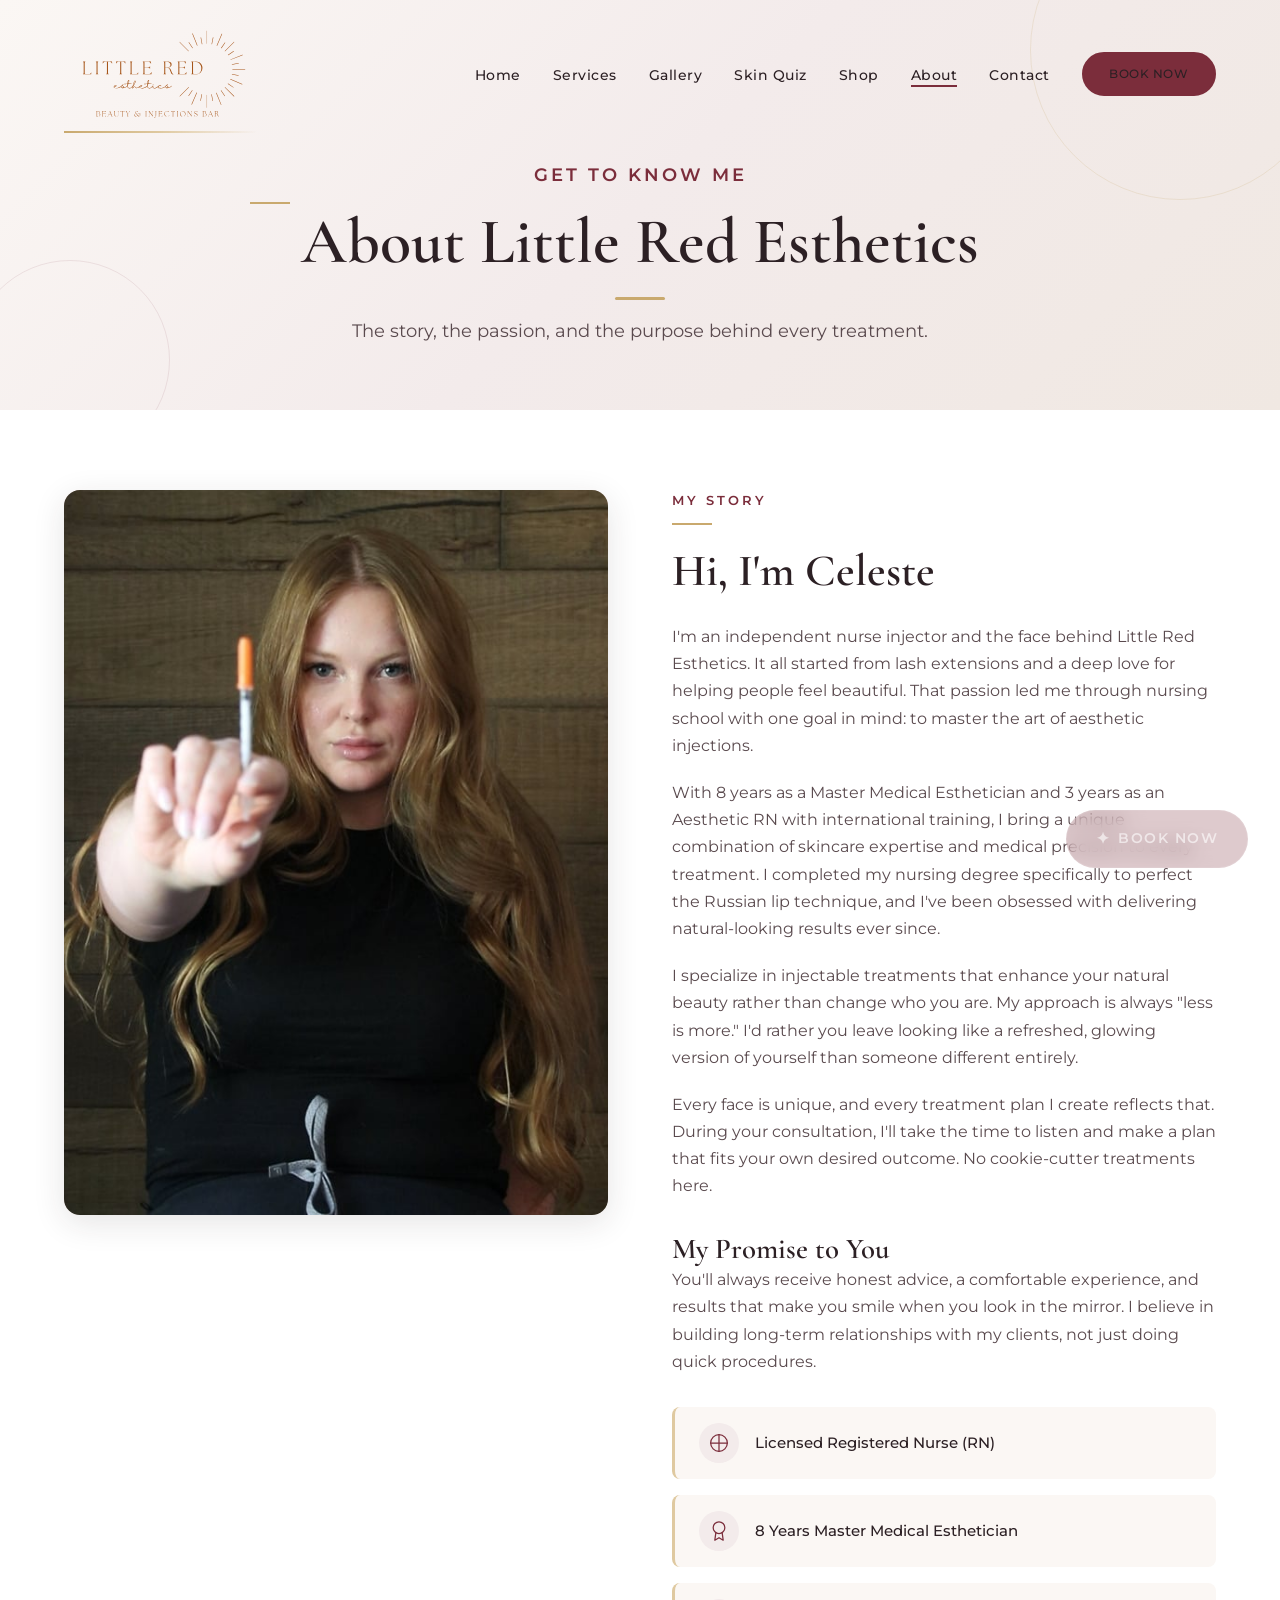
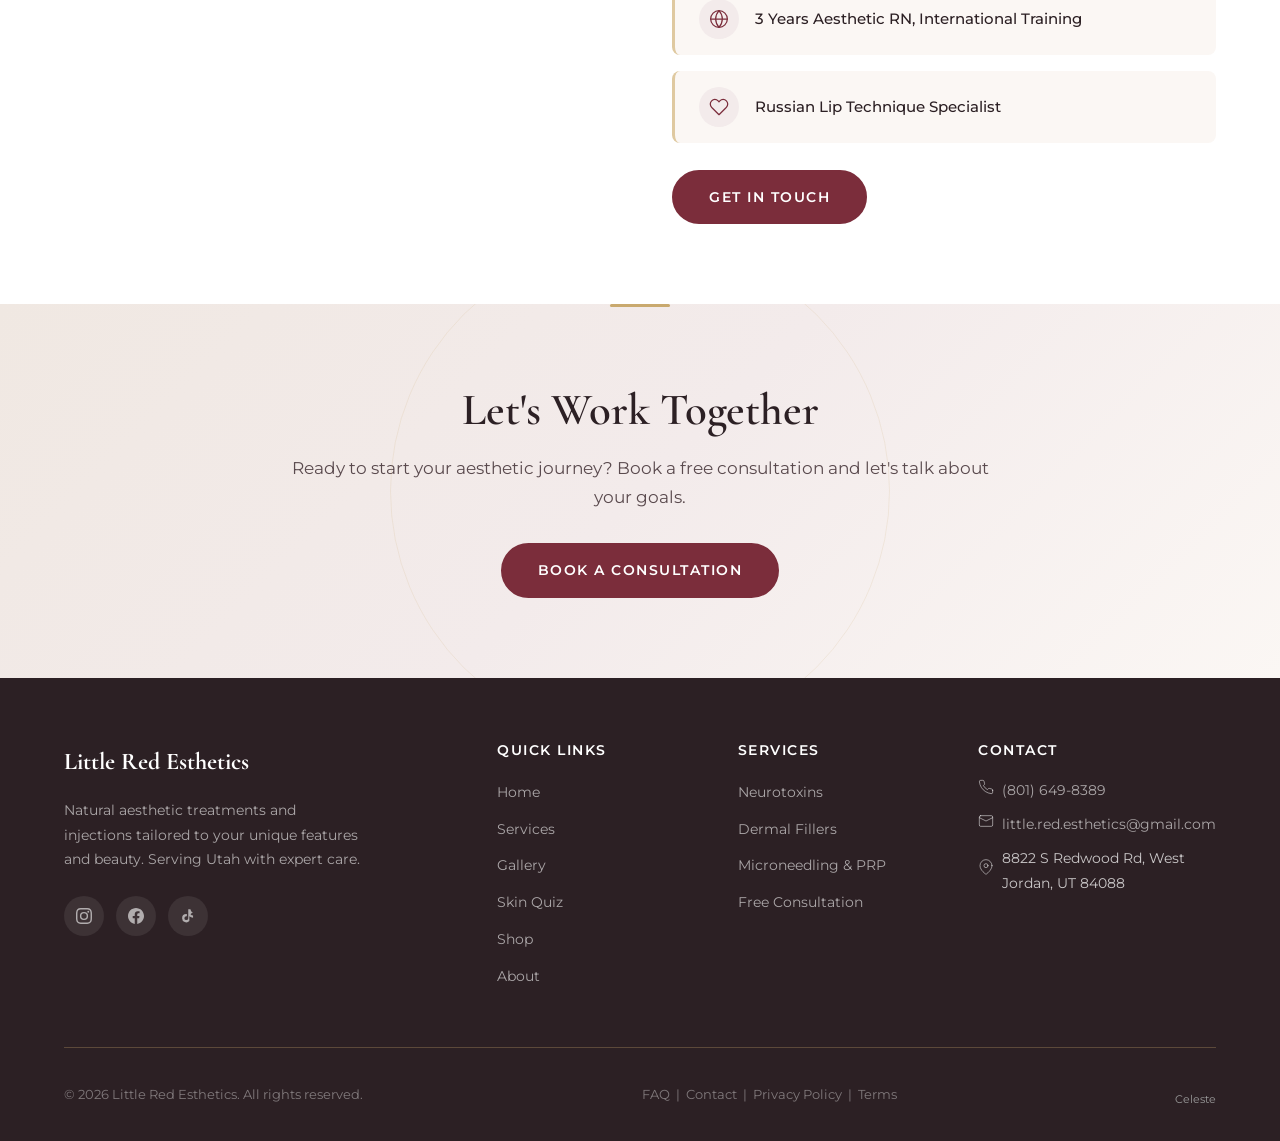
<file: about.html>
<!DOCTYPE html>
<html lang="en">
<head>
  <meta charset="UTF-8">
  <meta name="viewport" content="width=device-width, initial-scale=1.0">
  <title>About | Little Red Esthetics - Your Nurse Injector</title>
  <meta name="description" content="Meet the nurse injector behind Little Red Esthetics. Licensed RN with a passion for natural aesthetic treatments in Utah.">
  <meta name="keywords" content="nurse injector Utah, about Little Red Esthetics, licensed RN injector, aesthetic nurse">

  <meta property="og:title" content="About | Little Red Esthetics">
  <meta property="og:description" content="Meet your nurse injector. Licensed, passionate, and dedicated to natural results.">
  <meta property="og:type" content="website">
  <meta property="og:url" content="https://www.littleredesthetics.com/about.html">
  <meta property="og:image" content="https://www.littleredesthetics.com/images/celeste-portrait.jpg">

  <meta name="twitter:card" content="summary_large_image">
  <meta name="twitter:title" content="About | Little Red Esthetics - Your Nurse Injector">
  <meta name="twitter:description" content="Meet your nurse injector. Licensed RN with 8+ years experience and international training.">
  <meta name="twitter:image" content="https://www.littleredesthetics.com/images/celeste-portrait.jpg">

  <link rel="canonical" href="https://www.littleredesthetics.com/about.html">

  <link rel="preconnect" href="https://fonts.googleapis.com">
  <link rel="preconnect" href="https://fonts.gstatic.com" crossorigin>
  <link href="https://fonts.googleapis.com/css2?family=Cormorant+Garamond:ital,wght@0,400;0,600;0,700;1,400;1,600&family=Montserrat:wght@300;400;500;600;700&display=swap" rel="stylesheet">
  <link rel="icon" type="image/svg+xml" href="images/favicon.svg">
  <link rel="stylesheet" href="css/styles.css">
</head>
<body>

  <!-- Navigation -->
  <nav class="navbar scrolled">
    <div class="container">
      <a href="index.html" class="nav-brand"><img src="images/nav-logo.svg" alt="Little Red Esthetics"><span class="brand-text">Little Red Esthetics</span></a>
      <div class="nav-overlay"></div>
      <ul class="nav-links">
        <li><a href="index.html">Home</a></li>
        <li><a href="services.html">Services</a></li>
        <li><a href="gallery.html">Gallery</a></li>
        <li><a href="quiz.html">Skin Quiz</a></li>
        <li><a href="shop.html">Shop</a></li>
        <li><a href="about.html" class="active">About</a></li>
        <li><a href="contact.html">Contact</a></li>
        <li><a href="https://mysite.vagaro.com/littleredesthetics/services" target="_blank" rel="noopener" class="btn btn-primary">Book Now</a></li>
      </ul>
      <button class="nav-toggle" aria-label="Toggle navigation">
        <span></span>
        <span></span>
        <span></span>
      </button>
    </div>
  </nav>

  <!-- Page Hero -->
  <section class="page-hero">
    <div class="container">
      <p class="section-label">Get to Know Me</p>
      <h1>About Little Red Esthetics</h1>
      <p>The story, the passion, and the purpose behind every treatment.</p>
    </div>
  </section>

  <!-- About Full -->
  <section class="about-full">
    <div class="container">
      <div class="about-photo fade-in">
        <img src="images/celeste-portrait.jpg" alt="Celeste, nurse injector and owner of Little Red Esthetics in West Jordan, Utah">
      </div>

      <div class="about-text">
        <p class="section-label fade-in">My Story</p>
        <h2 class="fade-in">Hi, I'm Celeste</h2>

        <p class="fade-in">I'm an independent nurse injector and the face behind Little Red Esthetics. It all started from lash extensions and a deep love for helping people feel beautiful. That passion led me through nursing school with one goal in mind: to master the art of aesthetic injections.</p>

        <p class="fade-in">With 8 years as a Master Medical Esthetician and 3 years as an Aesthetic RN with international training, I bring a unique combination of skincare expertise and medical precision to every treatment. I completed my nursing degree specifically to perfect the Russian lip technique, and I've been obsessed with delivering natural-looking results ever since.</p>

        <p class="fade-in">I specialize in injectable treatments that enhance your natural beauty rather than change who you are. My approach is always "less is more." I'd rather you leave looking like a refreshed, glowing version of yourself than someone different entirely.</p>

        <p class="fade-in">Every face is unique, and every treatment plan I create reflects that. During your consultation, I'll take the time to listen and make a plan that fits your own desired outcome. No cookie-cutter treatments here.</p>

        <h3 class="fade-in" style="margin-top: 2rem;">My Promise to You</h3>
        <p class="fade-in">You'll always receive honest advice, a comfortable experience, and results that make you smile when you look in the mirror. I believe in building long-term relationships with my clients, not just doing quick procedures.</p>

        <div class="credentials-list fade-in">
          <div class="credential-item">
            <div class="credential-item-icon"><svg class="icon-svg" viewBox="0 0 24 24"><path d="M12 2v20M2 12h20"/><circle cx="12" cy="12" r="10"/></svg></div>
            <span>Licensed Registered Nurse (RN)</span>
          </div>
          <div class="credential-item">
            <div class="credential-item-icon"><svg class="icon-svg" viewBox="0 0 24 24"><circle cx="12" cy="8" r="7"/><path d="M8.21 13.89L7 23l5-3 5 3-1.21-9.12"/></svg></div>
            <span>8 Years Master Medical Esthetician</span>
          </div>
          <div class="credential-item">
            <div class="credential-item-icon"><svg class="icon-svg" viewBox="0 0 24 24"><circle cx="12" cy="12" r="10"/><path d="M2 12h20M12 2a15.3 15.3 0 0 1 4 10 15.3 15.3 0 0 1-4 10 15.3 15.3 0 0 1-4-10 15.3 15.3 0 0 1 4-10z"/></svg></div>
            <span>3 Years Aesthetic RN, International Training</span>
          </div>
          <div class="credential-item">
            <div class="credential-item-icon"><svg class="icon-svg" viewBox="0 0 24 24"><path d="M20.84 4.61a5.5 5.5 0 0 0-7.78 0L12 5.67l-1.06-1.06a5.5 5.5 0 0 0-7.78 7.78l1.06 1.06L12 21.23l7.78-7.78 1.06-1.06a5.5 5.5 0 0 0 0-7.78z"/></svg></div>
            <span>Russian Lip Technique Specialist</span>
          </div>
        </div>

        <br>
        <a href="contact.html" class="btn btn-primary fade-in">Get in Touch</a>
      </div>
    </div>
  </section>

  <!-- CTA -->
  <section class="cta-section">
    <div class="container">
      <h2 class="fade-in">Let's Work Together</h2>
      <p class="fade-in">Ready to start your aesthetic journey? Book a free consultation and let's talk about your goals.</p>
      <a href="https://mysite.vagaro.com/littleredesthetics/services" target="_blank" rel="noopener" class="btn btn-primary fade-in">Book a Consultation</a>
    </div>
  </section>

  <!-- Footer -->
  <footer class="footer">
    <div class="container">
      <div class="footer-grid">
        <div>
          <div class="footer-brand">Little Red Esthetics</div>
          <p class="footer-desc">Natural aesthetic treatments and injections tailored to your unique features and beauty. Serving Utah with expert care.</p>
          <div class="footer-social">
            <a href="https://www.instagram.com/littleredesthetics" target="_blank" rel="noopener" aria-label="Instagram"><svg class="social-icon-svg" viewBox="0 0 24 24"><path d="M12 2.163c3.204 0 3.584.012 4.85.07 3.252.148 4.771 1.691 4.919 4.919.058 1.265.069 1.645.069 4.849 0 3.205-.012 3.584-.069 4.849-.149 3.225-1.664 4.771-4.919 4.919-1.266.058-1.644.07-4.85.07-3.204 0-3.584-.012-4.849-.07-3.26-.149-4.771-1.699-4.919-4.92-.058-1.265-.07-1.644-.07-4.849 0-3.204.013-3.583.07-4.849.149-3.227 1.664-4.771 4.919-4.919 1.266-.057 1.645-.069 4.849-.069zM12 0C8.741 0 8.333.014 7.053.072 2.695.272.273 2.69.073 7.052.014 8.333 0 8.741 0 12c0 3.259.014 3.668.072 4.948.2 4.358 2.618 6.78 6.98 6.98C8.333 23.986 8.741 24 12 24c3.259 0 3.668-.014 4.948-.072 4.354-.2 6.782-2.618 6.979-6.98.059-1.28.073-1.689.073-4.948 0-3.259-.014-3.667-.072-4.947-.196-4.354-2.617-6.78-6.979-6.98C16.67.014 16.259 0 12 0zm0 5.838a6.162 6.162 0 100 12.324 6.162 6.162 0 000-12.324zM12 16a4 4 0 110-8 4 4 0 010 8zm6.406-11.845a1.44 1.44 0 100 2.881 1.44 1.44 0 000-2.881z"/></svg></a>
            <a href="https://www.facebook.com/littleredesthetics" target="_blank" rel="noopener" aria-label="Facebook"><svg class="social-icon-svg" viewBox="0 0 24 24"><path d="M24 12.073c0-6.627-5.373-12-12-12s-12 5.373-12 12c0 5.99 4.388 10.954 10.125 11.854v-8.385H7.078v-3.47h3.047V9.43c0-3.007 1.792-4.669 4.533-4.669 1.312 0 2.686.235 2.686.235v2.953H15.83c-1.491 0-1.956.925-1.956 1.874v2.25h3.328l-.532 3.47h-2.796v8.385C19.612 23.027 24 18.062 24 12.073z"/></svg></a>
            <a href="https://www.tiktok.com/@littleredesthetics" target="_blank" rel="noopener" aria-label="TikTok"><svg class="social-icon-svg" viewBox="0 0 24 24"><path d="M19.59 6.69a4.83 4.83 0 01-3.77-4.25V2h-3.45v13.67a2.89 2.89 0 01-2.88 2.5 2.89 2.89 0 01-2.89-2.89 2.89 2.89 0 012.89-2.89c.28 0 .54.04.79.1v-3.5a6.37 6.37 0 00-.79-.05A6.34 6.34 0 003.15 15.2a6.34 6.34 0 0010.86 4.46v-7.15a8.16 8.16 0 005.58 2.2v-3.45a4.85 4.85 0 01-3.77-1.8v-.01l2.77-2.76z"/></svg></a>
          </div>
        </div>
        <div>
          <h4>Quick Links</h4>
          <ul>
            <li><a href="index.html">Home</a></li>
            <li><a href="services.html">Services</a></li>
            <li><a href="gallery.html">Gallery</a></li>
            <li><a href="quiz.html">Skin Quiz</a></li>
            <li><a href="shop.html">Shop</a></li>
            <li><a href="about.html">About</a></li>
          </ul>
        </div>
        <div>
          <h4>Services</h4>
          <ul>
            <li><a href="services.html">Neurotoxins</a></li>
            <li><a href="services.html">Dermal Fillers</a></li>
            <li><a href="services.html">Microneedling & PRP</a></li>
            <li><a href="services.html">Free Consultation</a></li>
          </ul>
        </div>
        <div>
          <h4>Contact</h4>
          <div class="footer-contact-item">
            <span class="footer-contact-icon"><svg class="icon-svg" viewBox="0 0 24 24"><path d="M22 16.92v3a2 2 0 0 1-2.18 2 19.79 19.79 0 0 1-8.63-3.07 19.5 19.5 0 0 1-6-6 19.79 19.79 0 0 1-3.07-8.67A2 2 0 0 1 4.11 2h3a2 2 0 0 1 2 1.72c.127.96.361 1.903.7 2.81a2 2 0 0 1-.45 2.11L8.09 9.91a16 16 0 0 0 6 6l1.27-1.27a2 2 0 0 1 2.11-.45c.907.339 1.85.573 2.81.7A2 2 0 0 1 22 16.92z"/></svg></span>
            <a href="tel:8016498389">(801) 649-8389</a>
          </div>
          <div class="footer-contact-item">
            <span class="footer-contact-icon"><svg class="icon-svg" viewBox="0 0 24 24"><rect x="2" y="4" width="20" height="16" rx="2"/><path d="M22 7l-10 5L2 7"/></svg></span>
            <a href="mailto:little.red.esthetics@gmail.com">little.red.esthetics@gmail.com</a>
          </div>
          <div class="footer-contact-item">
            <span class="footer-contact-icon"><svg class="icon-svg" viewBox="0 0 24 24"><path d="M21 10c0 7-9 13-9 13s-9-6-9-13a9 9 0 0 1 18 0z"/><circle cx="12" cy="10" r="3"/></svg></span>
            <span>8822 S Redwood Rd, West Jordan, UT 84088</span>
          </div>
        </div>
      </div>
      <div class="footer-bottom">
        <p>&copy; 2026 Little Red Esthetics. All rights reserved.</p>
        <p><a href="faq.html">FAQ</a> &nbsp;|&nbsp; <a href="contact.html">Contact</a> &nbsp;|&nbsp; <a href="privacy.html">Privacy Policy</a> &nbsp;|&nbsp; <a href="terms.html">Terms</a></p>
        <p style="margin-top: 0.5rem;"><a href="celeste-admin.html" style="color: #999; font-size: 0.7rem; text-decoration: none;">Celeste</a></p>
      </div>
    </div>
  </footer>

  <!-- Floating Book CTA -->
  <a href="https://mysite.vagaro.com/littleredesthetics/services" target="_blank" rel="noopener" class="floating-cta">
    <span class="cta-sparkle">&#10022;</span> Book Now
  </a>

  <script src="js/main.js"></script>
</body>
</html>
</file>
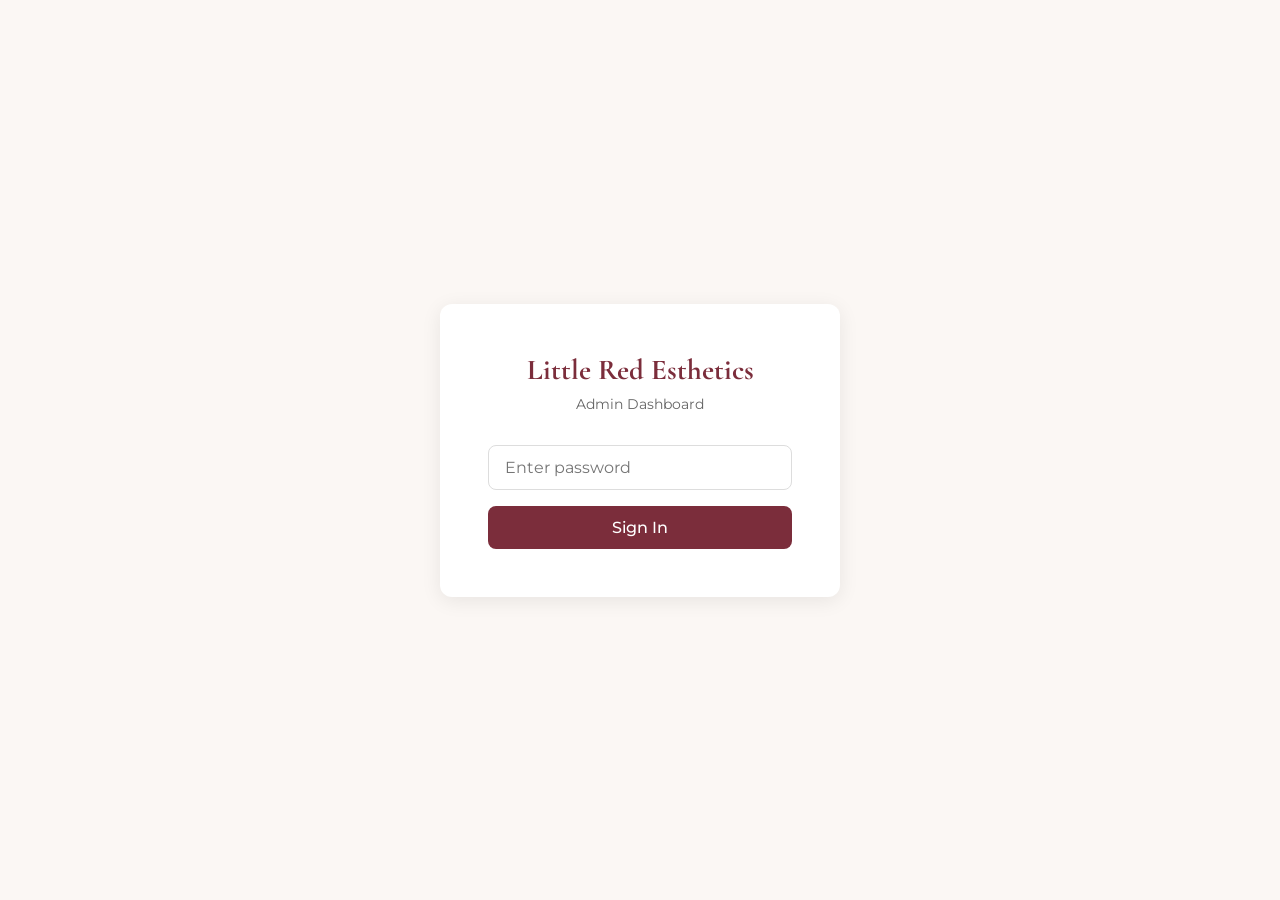
<file: celeste-admin.html>
<!DOCTYPE html>
<html lang="en">
<head>
  <meta charset="UTF-8">
  <meta name="viewport" content="width=device-width, initial-scale=1.0">
  <title>Admin | Little Red Esthetics</title>
  <meta name="robots" content="noindex, nofollow">
  <link rel="icon" type="image/svg+xml" href="images/favicon.svg">
  <link rel="preconnect" href="https://fonts.googleapis.com">
  <link rel="preconnect" href="https://fonts.gstatic.com" crossorigin>
  <link href="https://fonts.googleapis.com/css2?family=Cormorant+Garamond:wght@600;700&family=Montserrat:wght@300;400;500;600;700&display=swap" rel="stylesheet">
  <style>
    * { margin: 0; padding: 0; box-sizing: border-box; }
    body { font-family: 'Montserrat', sans-serif; background: #FBF7F4; color: #2d2d2d; min-height: 100vh; }
    .admin-login { display: flex; align-items: center; justify-content: center; min-height: 100vh; padding: 2rem; }
    .login-box { background: white; padding: 3rem; border-radius: 12px; box-shadow: 0 4px 20px rgba(0,0,0,0.08); max-width: 400px; width: 100%; text-align: center; }
    .login-box h1 { font-family: 'Cormorant Garamond', serif; color: #7B2D3B; margin-bottom: 0.5rem; font-size: 1.8rem; }
    .login-box p { color: #666; margin-bottom: 2rem; font-size: 0.9rem; }
    .login-box input { width: 100%; padding: 12px 16px; border: 1px solid #ddd; border-radius: 8px; font-size: 1rem; margin-bottom: 1rem; font-family: inherit; }
    .login-box button { width: 100%; padding: 12px; background: #7B2D3B; color: white; border: none; border-radius: 8px; font-size: 1rem; cursor: pointer; font-family: inherit; font-weight: 500; }
    .login-box button:hover { background: #5e2230; }
    .login-error { color: #c0392b; font-size: 0.85rem; margin-bottom: 1rem; display: none; }

    .admin-panel { display: none; }
    .admin-header { background: #7B2D3B; color: white; padding: 1rem 2rem; display: flex; justify-content: space-between; align-items: center; }
    .admin-header h1 { font-family: 'Cormorant Garamond', serif; font-size: 1.5rem; }
    .admin-header button { background: rgba(255,255,255,0.2); border: none; color: white; padding: 8px 16px; border-radius: 6px; cursor: pointer; font-family: inherit; }
    .admin-header button:hover { background: rgba(255,255,255,0.3); }

    .admin-tabs { display: flex; gap: 0; border-bottom: 2px solid #eee; padding: 0 2rem; background: white; }
    .admin-tab { padding: 1rem 2rem; cursor: pointer; border-bottom: 3px solid transparent; font-weight: 500; color: #666; transition: all 0.2s; }
    .admin-tab:hover { color: #7B2D3B; }
    .admin-tab.active { color: #7B2D3B; border-bottom-color: #7B2D3B; }
    .tab-badge { background: #7B2D3B; color: white; font-size: 0.7rem; padding: 2px 7px; border-radius: 10px; margin-left: 6px; }

    .admin-content { padding: 2rem; max-width: 1200px; margin: 0 auto; }
    .tab-panel { display: none; }
    .tab-panel.active { display: block; }

    .card { background: white; border-radius: 10px; padding: 1.5rem; margin-bottom: 1rem; box-shadow: 0 2px 8px rgba(0,0,0,0.05); border-left: 4px solid #C9A96E; }
    .card.unread { border-left-color: #7B2D3B; background: #fdf9f7; }
    .card-header { display: flex; justify-content: space-between; align-items: flex-start; margin-bottom: 0.75rem; }
    .card-name { font-weight: 600; font-size: 1.1rem; }
    .card-date { font-size: 0.8rem; color: #999; }
    .card-detail { font-size: 0.9rem; color: #555; margin-bottom: 0.25rem; }
    .card-message { margin-top: 0.75rem; padding: 0.75rem; background: #f8f5f2; border-radius: 6px; font-size: 0.9rem; color: #444; }
    .card-actions { margin-top: 1rem; display: flex; gap: 0.5rem; flex-wrap: wrap; }
    .btn-sm { padding: 6px 14px; border: none; border-radius: 6px; font-size: 0.8rem; cursor: pointer; font-family: inherit; font-weight: 500; }
    .btn-accept { background: #27ae60; color: white; }
    .btn-accept:hover { background: #1e8449; }
    .btn-reject { background: #c0392b; color: white; }
    .btn-reject:hover { background: #96281b; }
    .btn-read { background: #eee; color: #555; }
    .btn-read:hover { background: #ddd; }
    .btn-delete { background: #f8d7da; color: #721c24; }
    .btn-delete:hover { background: #f1b0b7; }

    .status-badge { display: inline-block; padding: 3px 10px; border-radius: 12px; font-size: 0.75rem; font-weight: 600; text-transform: uppercase; }
    .status-pending { background: #fff3cd; color: #856404; }
    .status-accepted { background: #d4edda; color: #155724; }
    .status-rejected { background: #f8d7da; color: #721c24; }

    .empty-state { text-align: center; padding: 4rem 2rem; color: #999; }
    .empty-state h3 { margin-bottom: 0.5rem; color: #666; }

    @media (max-width: 768px) {
      .admin-tabs { padding: 0 1rem; }
      .admin-tab { padding: 0.75rem 1rem; font-size: 0.85rem; }
      .admin-content { padding: 1rem; }
      .card-header { flex-direction: column; gap: 0.25rem; }
    }
  </style>
</head>
<body>

  <!-- Login Screen -->
  <div class="admin-login" id="loginScreen">
    <div class="login-box">
      <h1>Little Red Esthetics</h1>
      <p>Admin Dashboard</p>
      <p class="login-error" id="loginError">Incorrect password. Try again.</p>
      <input type="password" id="passwordInput" placeholder="Enter password" onkeydown="if(event.key==='Enter')login()">
      <button onclick="login()">Sign In</button>
    </div>
  </div>

  <!-- Admin Panel -->
  <div class="admin-panel" id="adminPanel">
    <div class="admin-header">
      <h1>Celeste's Dashboard</h1>
      <button onclick="logout()">Log Out</button>
    </div>

    <div class="admin-tabs">
      <div class="admin-tab active" onclick="switchTab('forms')">Forms <span class="tab-badge" id="formsBadge">0</span></div>
      <div class="admin-tab" onclick="switchTab('ambassadors')">Ambassador Reviews <span class="tab-badge" id="ambBadge">0</span></div>
    </div>

    <div class="admin-content">
      <!-- Forms Tab -->
      <div class="tab-panel active" id="formsPanel">
        <div id="formsList"></div>
      </div>

      <!-- Ambassadors Tab -->
      <div class="tab-panel" id="ambassadorsPanel">
        <div id="ambassadorsList"></div>
      </div>
    </div>
  </div>

  <script>
    let adminPassword = '';

    function login() {
      adminPassword = document.getElementById('passwordInput').value;
      fetch('api/admin.php?action=forms', {
        headers: { 'X-Admin-Password': adminPassword }
      })
      .then(r => {
        if (!r.ok) throw new Error('Unauthorized');
        return r.json();
      })
      .then(() => {
        document.getElementById('loginScreen').style.display = 'none';
        document.getElementById('adminPanel').style.display = 'block';
        loadForms();
        loadAmbassadors();
      })
      .catch(() => {
        document.getElementById('loginError').style.display = 'block';
      });
    }

    function logout() {
      adminPassword = '';
      document.getElementById('adminPanel').style.display = 'none';
      document.getElementById('loginScreen').style.display = 'flex';
      document.getElementById('passwordInput').value = '';
      document.getElementById('loginError').style.display = 'none';
    }

    function switchTab(tab) {
      document.querySelectorAll('.admin-tab').forEach(t => t.classList.remove('active'));
      document.querySelectorAll('.tab-panel').forEach(p => p.classList.remove('active'));
      if (tab === 'forms') {
        document.querySelectorAll('.admin-tab')[0].classList.add('active');
        document.getElementById('formsPanel').classList.add('active');
      } else {
        document.querySelectorAll('.admin-tab')[1].classList.add('active');
        document.getElementById('ambassadorsPanel').classList.add('active');
      }
    }

    function loadForms() {
      fetch('api/admin.php?action=forms', {
        headers: { 'X-Admin-Password': adminPassword }
      })
      .then(r => r.json())
      .then(forms => {
        const unread = forms.filter(f => !f.read).length;
        document.getElementById('formsBadge').textContent = unread;

        if (forms.length === 0) {
          document.getElementById('formsList').innerHTML = '<div class="empty-state"><h3>No form submissions yet</h3><p>When someone fills out your contact form, it will show up here.</p></div>';
          return;
        }

        document.getElementById('formsList').innerHTML = forms.map(f => `
          <div class="card ${f.read ? '' : 'unread'}">
            <div class="card-header">
              <div class="card-name">${f.firstName} ${f.lastName}</div>
              <div class="card-date">${new Date(f.date).toLocaleDateString('en-US', { month: 'short', day: 'numeric', year: 'numeric', hour: 'numeric', minute: '2-digit' })}</div>
            </div>
            <div class="card-detail">${f.email}${f.phone ? ' &middot; ' + f.phone : ''}</div>
            ${f.service ? '<div class="card-detail">Service: ' + f.service + '</div>' : ''}
            ${f.message ? '<div class="card-message">' + f.message + '</div>' : ''}
            <div class="card-actions">
              ${!f.read ? '<button class="btn-sm btn-read" onclick="markRead(\'' + f.id + '\')">Mark Read</button>' : ''}
              <button class="btn-sm btn-delete" onclick="deleteForm('${f.id}')">Delete</button>
            </div>
          </div>
        `).join('');
      });
    }

    function loadAmbassadors() {
      fetch('api/admin.php?action=ambassadors', {
        headers: { 'X-Admin-Password': adminPassword }
      })
      .then(r => r.json())
      .then(ambassadors => {
        const pending = ambassadors.filter(a => a.status === 'pending').length;
        document.getElementById('ambBadge').textContent = pending;

        if (ambassadors.length === 0) {
          document.getElementById('ambassadorsList').innerHTML = '<div class="empty-state"><h3>No ambassador applications yet</h3><p>When someone applies to be an ambassador, it will show up here for your review.</p></div>';
          return;
        }

        document.getElementById('ambassadorsList').innerHTML = ambassadors.map(a => `
          <div class="card">
            <div class="card-header">
              <div class="card-name">${a.name} <span class="status-badge status-${a.status}">${a.status}</span></div>
              <div class="card-date">${new Date(a.date).toLocaleDateString('en-US', { month: 'short', day: 'numeric', year: 'numeric' })}</div>
            </div>
            <div class="card-detail">${a.email}${a.phone ? ' &middot; ' + a.phone : ''}</div>
            <div class="card-detail">Instagram: @${a.instagram.replace('@', '')}</div>
            ${a.why ? '<div class="card-message">' + a.why + '</div>' : ''}
            <div class="card-actions">
              ${a.status !== 'accepted' ? '<button class="btn-sm btn-accept" onclick="updateAmbassador(\'' + a.id + '\', \'accepted\')">Accept</button>' : ''}
              ${a.status !== 'rejected' ? '<button class="btn-sm btn-reject" onclick="updateAmbassador(\'' + a.id + '\', \'rejected\')">Reject</button>' : ''}
              ${a.status !== 'pending' ? '<button class="btn-sm btn-read" onclick="updateAmbassador(\'' + a.id + '\', \'pending\')">Reset to Pending</button>' : ''}
            </div>
          </div>
        `).join('');
      });
    }

    function markRead(id) {
      fetch('api/admin.php?action=mark-read', {
        method: 'POST',
        headers: { 'Content-Type': 'application/json', 'X-Admin-Password': adminPassword },
        body: JSON.stringify({ id })
      }).then(() => loadForms());
    }

    function deleteForm(id) {
      if (!confirm('Delete this submission?')) return;
      fetch('api/admin.php?action=delete-form', {
        method: 'POST',
        headers: { 'Content-Type': 'application/json', 'X-Admin-Password': adminPassword },
        body: JSON.stringify({ id })
      }).then(() => loadForms());
    }

    function updateAmbassador(id, status) {
      fetch('api/admin.php?action=update-ambassador', {
        method: 'POST',
        headers: { 'Content-Type': 'application/json', 'X-Admin-Password': adminPassword },
        body: JSON.stringify({ id, status })
      }).then(() => loadAmbassadors());
    }
  </script>
</body>
</html>
</file>
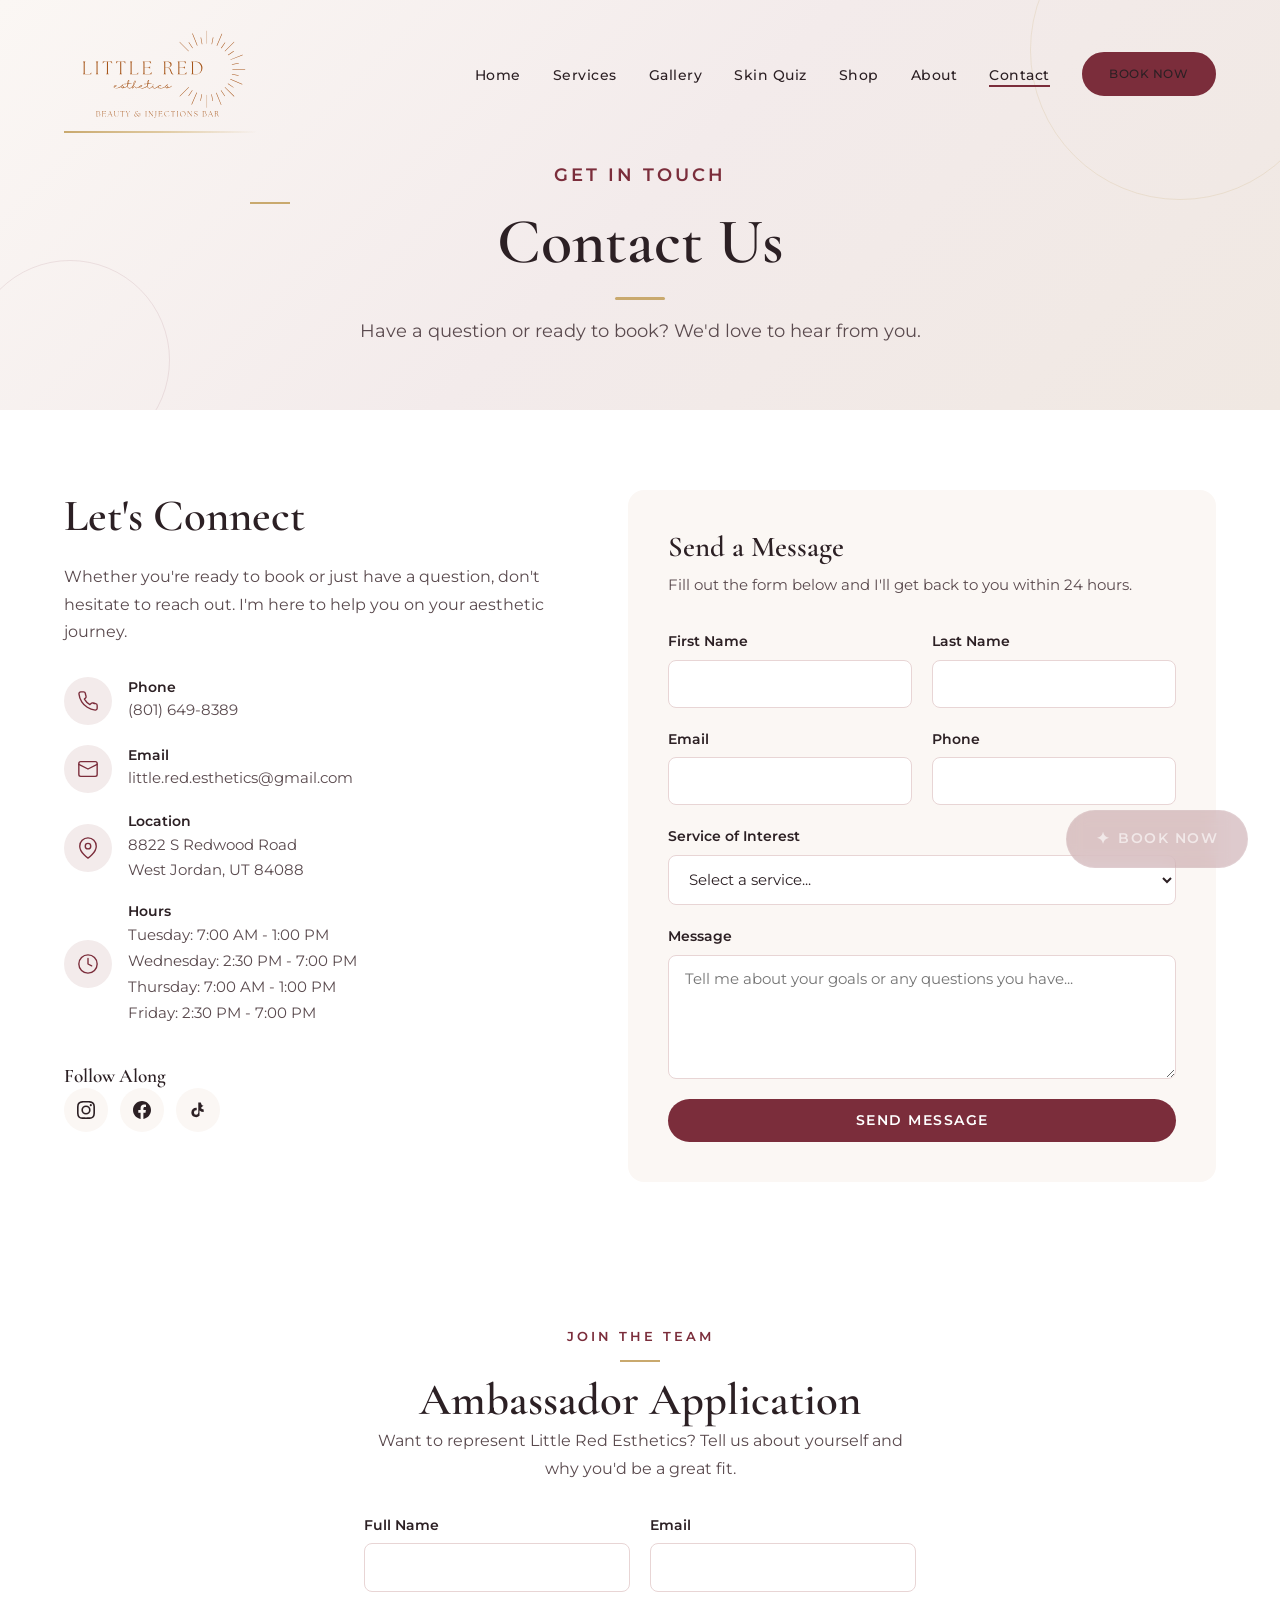
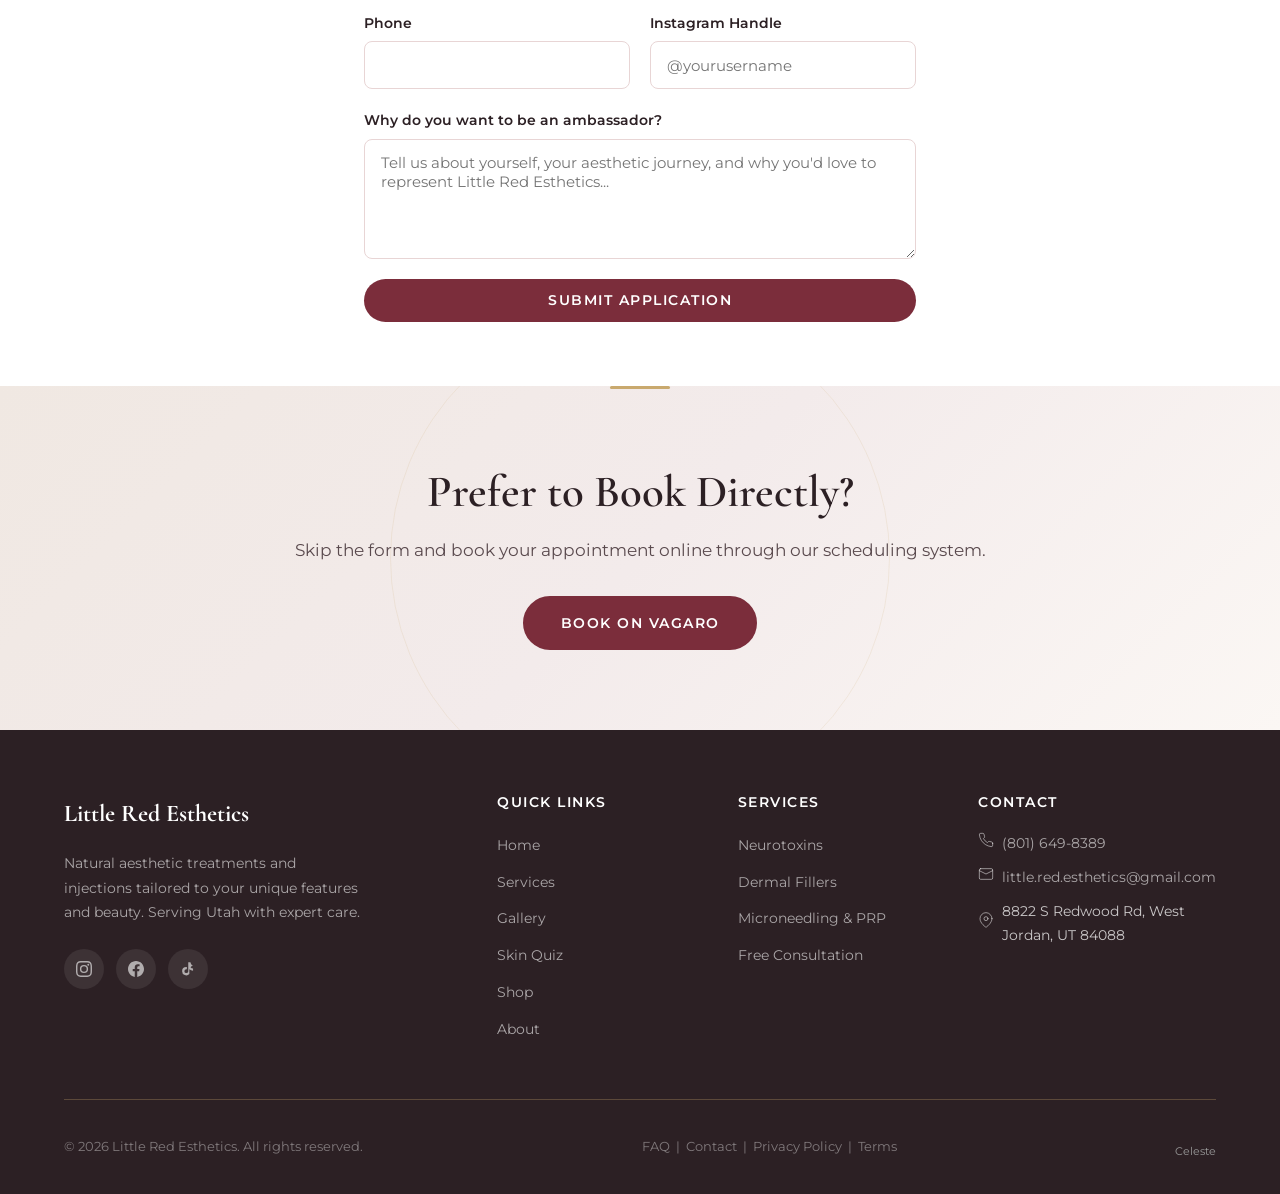
<file: contact.html>
<!DOCTYPE html>
<html lang="en">
<head>
  <meta charset="UTF-8">
  <meta name="viewport" content="width=device-width, initial-scale=1.0">
  <title>Contact | Little Red Esthetics - Book Your Appointment</title>
  <meta name="description" content="Contact Little Red Esthetics to book your aesthetic treatment or free consultation. Call, email, or fill out our contact form. Serving Utah.">
  <meta name="keywords" content="contact nurse injector, book Jeuveau Utah, aesthetic consultation, Little Red Esthetics contact">

  <meta property="og:title" content="Contact | Little Red Esthetics">
  <meta property="og:description" content="Book your appointment or get in touch. We'd love to hear from you.">
  <meta property="og:type" content="website">
  <meta property="og:url" content="https://www.littleredesthetics.com/contact.html">
  <meta property="og:image" content="https://www.littleredesthetics.com/images/celeste-portrait.jpg">

  <meta name="twitter:card" content="summary_large_image">
  <meta name="twitter:title" content="Contact | Little Red Esthetics">
  <meta name="twitter:description" content="Book your appointment or get in touch. Serving West Jordan, Utah.">
  <meta name="twitter:image" content="https://www.littleredesthetics.com/images/celeste-portrait.jpg">

  <link rel="canonical" href="https://www.littleredesthetics.com/contact.html">

  <link rel="preconnect" href="https://fonts.googleapis.com">
  <link rel="preconnect" href="https://fonts.gstatic.com" crossorigin>
  <link href="https://fonts.googleapis.com/css2?family=Cormorant+Garamond:ital,wght@0,400;0,600;0,700;1,400;1,600&family=Montserrat:wght@300;400;500;600;700&display=swap" rel="stylesheet">
  <link rel="icon" type="image/svg+xml" href="images/favicon.svg">
  <link rel="stylesheet" href="css/styles.css">
</head>
<body>

  <!-- Navigation -->
  <nav class="navbar scrolled">
    <div class="container">
      <a href="index.html" class="nav-brand"><img src="images/nav-logo.svg" alt="Little Red Esthetics"><span class="brand-text">Little Red Esthetics</span></a>
      <div class="nav-overlay"></div>
      <ul class="nav-links">
        <li><a href="index.html">Home</a></li>
        <li><a href="services.html">Services</a></li>
        <li><a href="gallery.html">Gallery</a></li>
        <li><a href="quiz.html">Skin Quiz</a></li>
        <li><a href="shop.html">Shop</a></li>
        <li><a href="about.html">About</a></li>
        <li><a href="contact.html" class="active">Contact</a></li>
        <li><a href="https://mysite.vagaro.com/littleredesthetics/services" target="_blank" rel="noopener" class="btn btn-primary">Book Now</a></li>
      </ul>
      <button class="nav-toggle" aria-label="Toggle navigation">
        <span></span>
        <span></span>
        <span></span>
      </button>
    </div>
  </nav>

  <!-- Page Hero -->
  <section class="page-hero">
    <div class="container">
      <p class="section-label">Get in Touch</p>
      <h1>Contact Us</h1>
      <p>Have a question or ready to book? We'd love to hear from you.</p>
    </div>
  </section>

  <!-- Contact Section -->
  <section class="contact-full">
    <div class="container">

      <div class="contact-info fade-in">
        <h2>Let's Connect</h2>
        <p>Whether you're ready to book or just have a question, don't hesitate to reach out. I'm here to help you on your aesthetic journey.</p>

        <div class="contact-details">
          <div class="contact-detail-item">
            <div class="contact-detail-icon"><svg class="icon-svg" viewBox="0 0 24 24"><path d="M22 16.92v3a2 2 0 0 1-2.18 2 19.79 19.79 0 0 1-8.63-3.07 19.5 19.5 0 0 1-6-6 19.79 19.79 0 0 1-3.07-8.67A2 2 0 0 1 4.11 2h3a2 2 0 0 1 2 1.72c.127.96.361 1.903.7 2.81a2 2 0 0 1-.45 2.11L8.09 9.91a16 16 0 0 0 6 6l1.27-1.27a2 2 0 0 1 2.11-.45c.907.339 1.85.573 2.81.7A2 2 0 0 1 22 16.92z"/></svg></div>
            <div class="contact-detail-text">
              <h4>Phone</h4>
              <p><a href="tel:8016498389">(801) 649-8389</a></p>
            </div>
          </div>

          <div class="contact-detail-item">
            <div class="contact-detail-icon"><svg class="icon-svg" viewBox="0 0 24 24"><rect x="2" y="4" width="20" height="16" rx="2"/><path d="M22 7l-10 5L2 7"/></svg></div>
            <div class="contact-detail-text">
              <h4>Email</h4>
              <p><a href="mailto:little.red.esthetics@gmail.com">little.red.esthetics@gmail.com</a></p>
            </div>
          </div>

          <div class="contact-detail-item">
            <div class="contact-detail-icon"><svg class="icon-svg" viewBox="0 0 24 24"><path d="M21 10c0 7-9 13-9 13s-9-6-9-13a9 9 0 0 1 18 0z"/><circle cx="12" cy="10" r="3"/></svg></div>
            <div class="contact-detail-text">
              <h4>Location</h4>
              <p>8822 S Redwood Road<br>West Jordan, UT 84088</p>
            </div>
          </div>

          <div class="contact-detail-item">
            <div class="contact-detail-icon"><svg class="icon-svg" viewBox="0 0 24 24"><circle cx="12" cy="12" r="10"/><path d="M12 6v6l4 2"/></svg></div>
            <div class="contact-detail-text">
              <h4>Hours</h4>
              <p>Tuesday: 7:00 AM - 1:00 PM<br>Wednesday: 2:30 PM - 7:00 PM<br>Thursday: 7:00 AM - 1:00 PM<br>Friday: 2:30 PM - 7:00 PM</p>
            </div>
          </div>
        </div>

        <h4>Follow Along</h4>
        <div class="contact-social">
          <a href="https://www.instagram.com/littleredesthetics" target="_blank" rel="noopener" aria-label="Instagram"><svg class="social-icon-svg" viewBox="0 0 24 24"><path d="M12 2.163c3.204 0 3.584.012 4.85.07 3.252.148 4.771 1.691 4.919 4.919.058 1.265.069 1.645.069 4.849 0 3.205-.012 3.584-.069 4.849-.149 3.225-1.664 4.771-4.919 4.919-1.266.058-1.644.07-4.85.07-3.204 0-3.584-.012-4.849-.07-3.26-.149-4.771-1.699-4.919-4.92-.058-1.265-.07-1.644-.07-4.849 0-3.204.013-3.583.07-4.849.149-3.227 1.664-4.771 4.919-4.919 1.266-.057 1.645-.069 4.849-.069zM12 0C8.741 0 8.333.014 7.053.072 2.695.272.273 2.69.073 7.052.014 8.333 0 8.741 0 12c0 3.259.014 3.668.072 4.948.2 4.358 2.618 6.78 6.98 6.98C8.333 23.986 8.741 24 12 24c3.259 0 3.668-.014 4.948-.072 4.354-.2 6.782-2.618 6.979-6.98.059-1.28.073-1.689.073-4.948 0-3.259-.014-3.667-.072-4.947-.196-4.354-2.617-6.78-6.979-6.98C16.67.014 16.259 0 12 0zm0 5.838a6.162 6.162 0 100 12.324 6.162 6.162 0 000-12.324zM12 16a4 4 0 110-8 4 4 0 010 8zm6.406-11.845a1.44 1.44 0 100 2.881 1.44 1.44 0 000-2.881z"/></svg></a>
          <a href="https://www.facebook.com/littleredesthetics" target="_blank" rel="noopener" aria-label="Facebook"><svg class="social-icon-svg" viewBox="0 0 24 24"><path d="M24 12.073c0-6.627-5.373-12-12-12s-12 5.373-12 12c0 5.99 4.388 10.954 10.125 11.854v-8.385H7.078v-3.47h3.047V9.43c0-3.007 1.792-4.669 4.533-4.669 1.312 0 2.686.235 2.686.235v2.953H15.83c-1.491 0-1.956.925-1.956 1.874v2.25h3.328l-.532 3.47h-2.796v8.385C19.612 23.027 24 18.062 24 12.073z"/></svg></a>
          <a href="https://www.tiktok.com/@littleredesthetics" target="_blank" rel="noopener" aria-label="TikTok"><svg class="social-icon-svg" viewBox="0 0 24 24"><path d="M19.59 6.69a4.83 4.83 0 01-3.77-4.25V2h-3.45v13.67a2.89 2.89 0 01-2.88 2.5 2.89 2.89 0 01-2.89-2.89 2.89 2.89 0 012.89-2.89c.28 0 .54.04.79.1v-3.5a6.37 6.37 0 00-.79-.05A6.34 6.34 0 003.15 15.2a6.34 6.34 0 0010.86 4.46v-7.15a8.16 8.16 0 005.58 2.2v-3.45a4.85 4.85 0 01-3.77-1.8v-.01l2.77-2.76z"/></svg></a>
        </div>
      </div>

      <div class="contact-form-wrapper fade-in">
        <h3>Send a Message</h3>
        <p>Fill out the form below and I'll get back to you within 24 hours.</p>

        <form class="contact-form" id="contactForm" onsubmit="submitContactForm(event)">
          <div class="form-row">
            <div class="form-group">
              <label for="firstName">First Name</label>
              <input type="text" id="firstName" name="firstName" required>
            </div>
            <div class="form-group">
              <label for="lastName">Last Name</label>
              <input type="text" id="lastName" name="lastName" required>
            </div>
          </div>

          <div class="form-row">
            <div class="form-group">
              <label for="email">Email</label>
              <input type="email" id="email" name="email" required>
            </div>
            <div class="form-group">
              <label for="phone">Phone</label>
              <input type="tel" id="phone" name="phone">
            </div>
          </div>

          <div class="form-group">
            <label for="service">Service of Interest</label>
            <select id="service" name="service">
              <option value="">Select a service...</option>
              <option value="jeuveau">Jeuveau</option>
              <option value="microneedling">Microneedling & PRP</option>
              <option value="lip-filler">Lip Enhancement</option>
              <option value="cheek-filler">Cheek Filler</option>
              <option value="jawline">Jawline Contouring</option>
              <option value="xerf">XERF Radiofrequency</option>
              <option value="chin">Chin Filler</option>
              <option value="consultation">Free Consultation</option>
              <option value="other">Other</option>
            </select>
          </div>

          <div class="form-group">
            <label for="message">Message</label>
            <textarea id="message" name="message" rows="5" placeholder="Tell me about your goals or any questions you have..."></textarea>
          </div>

          <button type="submit" class="btn btn-primary" style="border: none;" id="contactSubmitBtn">Send Message</button>
          <p id="contactSuccess" style="display:none; color: #27ae60; margin-top: 1rem; font-weight: 500;">Message sent! I'll get back to you within 24 hours.</p>
          <p id="contactError" style="display:none; color: #c0392b; margin-top: 1rem;">Something went wrong. Please call or email directly.</p>
        </form>
      </div>
    </div>
  </section>

  <!-- Ambassador Application -->
  <section class="ambassador-apply" id="ambassador" style="padding: 4rem 0; background: white;">
    <div class="container" style="max-width: 600px;">
      <div class="text-center" style="margin-bottom: 2rem;">
        <p class="section-label fade-in">Join the Team</p>
        <h2 class="fade-in">Ambassador Application</h2>
        <p class="fade-in">Want to represent Little Red Esthetics? Tell us about yourself and why you'd be a great fit.</p>
      </div>

      <form class="contact-form" id="ambassadorForm" onsubmit="submitAmbassadorForm(event)">
        <div class="form-row">
          <div class="form-group">
            <label for="ambName">Full Name</label>
            <input type="text" id="ambName" name="name" required>
          </div>
          <div class="form-group">
            <label for="ambEmail">Email</label>
            <input type="email" id="ambEmail" name="email" required>
          </div>
        </div>

        <div class="form-row">
          <div class="form-group">
            <label for="ambPhone">Phone</label>
            <input type="tel" id="ambPhone" name="phone">
          </div>
          <div class="form-group">
            <label for="ambInstagram">Instagram Handle</label>
            <input type="text" id="ambInstagram" name="instagram" placeholder="@yourusername" required>
          </div>
        </div>

        <div class="form-group">
          <label for="ambWhy">Why do you want to be an ambassador?</label>
          <textarea id="ambWhy" name="why" rows="4" placeholder="Tell us about yourself, your aesthetic journey, and why you'd love to represent Little Red Esthetics..."></textarea>
        </div>

        <button type="submit" class="btn btn-primary" style="border: none;" id="ambSubmitBtn">Submit Application</button>
        <p id="ambSuccess" style="display:none; color: #27ae60; margin-top: 1rem; font-weight: 500;">Application submitted! We'll review it and get back to you soon.</p>
        <p id="ambError" style="display:none; color: #c0392b; margin-top: 1rem;">Something went wrong. Please try again or email us directly.</p>
      </form>
    </div>
  </section>

  <!-- CTA -->
  <section class="cta-section">
    <div class="container">
      <h2 class="fade-in">Prefer to Book Directly?</h2>
      <p class="fade-in">Skip the form and book your appointment online through our scheduling system.</p>
      <a href="https://mysite.vagaro.com/littleredesthetics/services" target="_blank" rel="noopener" class="btn btn-primary fade-in">Book on Vagaro</a>
    </div>
  </section>

  <!-- Footer -->
  <footer class="footer">
    <div class="container">
      <div class="footer-grid">
        <div>
          <div class="footer-brand">Little Red Esthetics</div>
          <p class="footer-desc">Natural aesthetic treatments and injections tailored to your unique features and beauty. Serving Utah with expert care.</p>
          <div class="footer-social">
            <a href="https://www.instagram.com/littleredesthetics" target="_blank" rel="noopener" aria-label="Instagram"><svg class="social-icon-svg" viewBox="0 0 24 24"><path d="M12 2.163c3.204 0 3.584.012 4.85.07 3.252.148 4.771 1.691 4.919 4.919.058 1.265.069 1.645.069 4.849 0 3.205-.012 3.584-.069 4.849-.149 3.225-1.664 4.771-4.919 4.919-1.266.058-1.644.07-4.85.07-3.204 0-3.584-.012-4.849-.07-3.26-.149-4.771-1.699-4.919-4.92-.058-1.265-.07-1.644-.07-4.849 0-3.204.013-3.583.07-4.849.149-3.227 1.664-4.771 4.919-4.919 1.266-.057 1.645-.069 4.849-.069zM12 0C8.741 0 8.333.014 7.053.072 2.695.272.273 2.69.073 7.052.014 8.333 0 8.741 0 12c0 3.259.014 3.668.072 4.948.2 4.358 2.618 6.78 6.98 6.98C8.333 23.986 8.741 24 12 24c3.259 0 3.668-.014 4.948-.072 4.354-.2 6.782-2.618 6.979-6.98.059-1.28.073-1.689.073-4.948 0-3.259-.014-3.667-.072-4.947-.196-4.354-2.617-6.78-6.979-6.98C16.67.014 16.259 0 12 0zm0 5.838a6.162 6.162 0 100 12.324 6.162 6.162 0 000-12.324zM12 16a4 4 0 110-8 4 4 0 010 8zm6.406-11.845a1.44 1.44 0 100 2.881 1.44 1.44 0 000-2.881z"/></svg></a>
            <a href="https://www.facebook.com/littleredesthetics" target="_blank" rel="noopener" aria-label="Facebook"><svg class="social-icon-svg" viewBox="0 0 24 24"><path d="M24 12.073c0-6.627-5.373-12-12-12s-12 5.373-12 12c0 5.99 4.388 10.954 10.125 11.854v-8.385H7.078v-3.47h3.047V9.43c0-3.007 1.792-4.669 4.533-4.669 1.312 0 2.686.235 2.686.235v2.953H15.83c-1.491 0-1.956.925-1.956 1.874v2.25h3.328l-.532 3.47h-2.796v8.385C19.612 23.027 24 18.062 24 12.073z"/></svg></a>
            <a href="https://www.tiktok.com/@littleredesthetics" target="_blank" rel="noopener" aria-label="TikTok"><svg class="social-icon-svg" viewBox="0 0 24 24"><path d="M19.59 6.69a4.83 4.83 0 01-3.77-4.25V2h-3.45v13.67a2.89 2.89 0 01-2.88 2.5 2.89 2.89 0 01-2.89-2.89 2.89 2.89 0 012.89-2.89c.28 0 .54.04.79.1v-3.5a6.37 6.37 0 00-.79-.05A6.34 6.34 0 003.15 15.2a6.34 6.34 0 0010.86 4.46v-7.15a8.16 8.16 0 005.58 2.2v-3.45a4.85 4.85 0 01-3.77-1.8v-.01l2.77-2.76z"/></svg></a>
          </div>
        </div>
        <div>
          <h4>Quick Links</h4>
          <ul>
            <li><a href="index.html">Home</a></li>
            <li><a href="services.html">Services</a></li>
            <li><a href="gallery.html">Gallery</a></li>
            <li><a href="quiz.html">Skin Quiz</a></li>
            <li><a href="shop.html">Shop</a></li>
            <li><a href="about.html">About</a></li>
          </ul>
        </div>
        <div>
          <h4>Services</h4>
          <ul>
            <li><a href="services.html">Neurotoxins</a></li>
            <li><a href="services.html">Dermal Fillers</a></li>
            <li><a href="services.html">Microneedling & PRP</a></li>
            <li><a href="services.html">Free Consultation</a></li>
          </ul>
        </div>
        <div>
          <h4>Contact</h4>
          <div class="footer-contact-item">
            <span class="footer-contact-icon"><svg class="icon-svg" viewBox="0 0 24 24"><path d="M22 16.92v3a2 2 0 0 1-2.18 2 19.79 19.79 0 0 1-8.63-3.07 19.5 19.5 0 0 1-6-6 19.79 19.79 0 0 1-3.07-8.67A2 2 0 0 1 4.11 2h3a2 2 0 0 1 2 1.72c.127.96.361 1.903.7 2.81a2 2 0 0 1-.45 2.11L8.09 9.91a16 16 0 0 0 6 6l1.27-1.27a2 2 0 0 1 2.11-.45c.907.339 1.85.573 2.81.7A2 2 0 0 1 22 16.92z"/></svg></span>
            <a href="tel:8016498389">(801) 649-8389</a>
          </div>
          <div class="footer-contact-item">
            <span class="footer-contact-icon"><svg class="icon-svg" viewBox="0 0 24 24"><rect x="2" y="4" width="20" height="16" rx="2"/><path d="M22 7l-10 5L2 7"/></svg></span>
            <a href="mailto:little.red.esthetics@gmail.com">little.red.esthetics@gmail.com</a>
          </div>
          <div class="footer-contact-item">
            <span class="footer-contact-icon"><svg class="icon-svg" viewBox="0 0 24 24"><path d="M21 10c0 7-9 13-9 13s-9-6-9-13a9 9 0 0 1 18 0z"/><circle cx="12" cy="10" r="3"/></svg></span>
            <span>8822 S Redwood Rd, West Jordan, UT 84088</span>
          </div>
        </div>
      </div>
      <div class="footer-bottom">
        <p>&copy; 2026 Little Red Esthetics. All rights reserved.</p>
        <p><a href="faq.html">FAQ</a> &nbsp;|&nbsp; <a href="contact.html">Contact</a> &nbsp;|&nbsp; <a href="privacy.html">Privacy Policy</a> &nbsp;|&nbsp; <a href="terms.html">Terms</a></p>
        <p style="margin-top: 0.5rem;"><a href="celeste-admin.html" style="color: #999; font-size: 0.7rem; text-decoration: none;">Celeste</a></p>
      </div>
    </div>
  </footer>

  <!-- Floating Book CTA -->
  <a href="https://mysite.vagaro.com/littleredesthetics/services" target="_blank" rel="noopener" class="floating-cta">
    <span class="cta-sparkle">&#10022;</span> Book Now
  </a>

  <script src="js/main.js"></script>
  <script>
    function submitContactForm(e) {
      e.preventDefault();
      const btn = document.getElementById('contactSubmitBtn');
      btn.textContent = 'Sending...';
      btn.disabled = true;

      const data = {
        firstName: document.getElementById('firstName').value,
        lastName: document.getElementById('lastName').value,
        email: document.getElementById('email').value,
        phone: document.getElementById('phone').value,
        service: document.getElementById('service').value,
        message: document.getElementById('message').value
      };

      fetch('api/submit-form.php', {
        method: 'POST',
        headers: { 'Content-Type': 'application/json' },
        body: JSON.stringify(data)
      })
      .then(r => r.json())
      .then(res => {
        if (res.success) {
          document.getElementById('contactSuccess').style.display = 'block';
          document.getElementById('contactError').style.display = 'none';
          document.getElementById('contactForm').reset();
          btn.textContent = 'Sent!';
        } else {
          throw new Error();
        }
      })
      .catch(() => {
        document.getElementById('contactError').style.display = 'block';
        btn.textContent = 'Send Message';
        btn.disabled = false;
      });
    }

    function submitAmbassadorForm(e) {
      e.preventDefault();
      const btn = document.getElementById('ambSubmitBtn');
      btn.textContent = 'Submitting...';
      btn.disabled = true;

      const data = {
        name: document.getElementById('ambName').value,
        email: document.getElementById('ambEmail').value,
        phone: document.getElementById('ambPhone').value,
        instagram: document.getElementById('ambInstagram').value,
        why: document.getElementById('ambWhy').value
      };

      fetch('api/submit-ambassador.php', {
        method: 'POST',
        headers: { 'Content-Type': 'application/json' },
        body: JSON.stringify(data)
      })
      .then(r => r.json())
      .then(res => {
        if (res.success) {
          document.getElementById('ambSuccess').style.display = 'block';
          document.getElementById('ambError').style.display = 'none';
          document.getElementById('ambassadorForm').reset();
          btn.textContent = 'Submitted!';
        } else {
          throw new Error();
        }
      })
      .catch(() => {
        document.getElementById('ambError').style.display = 'block';
        btn.textContent = 'Submit Application';
        btn.disabled = false;
      });
    }
  </script>
</body>
</html>
</file>
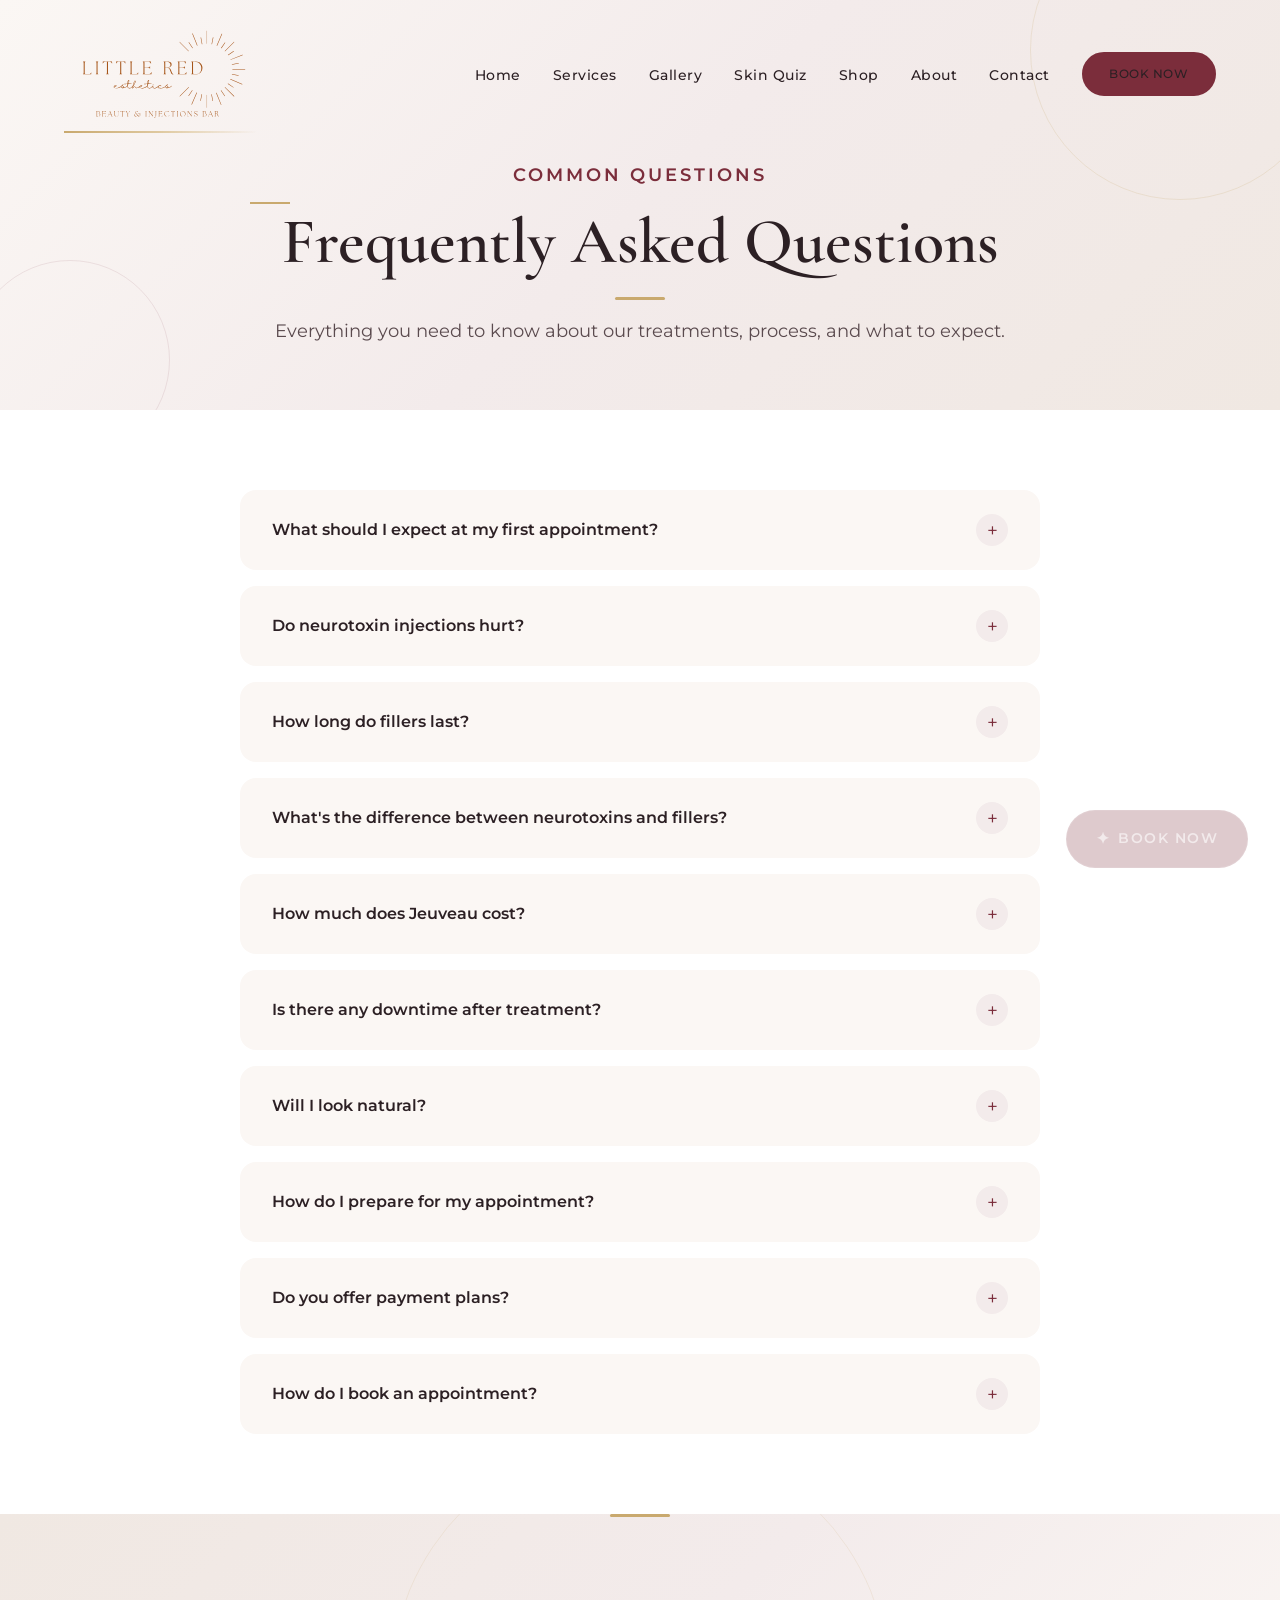
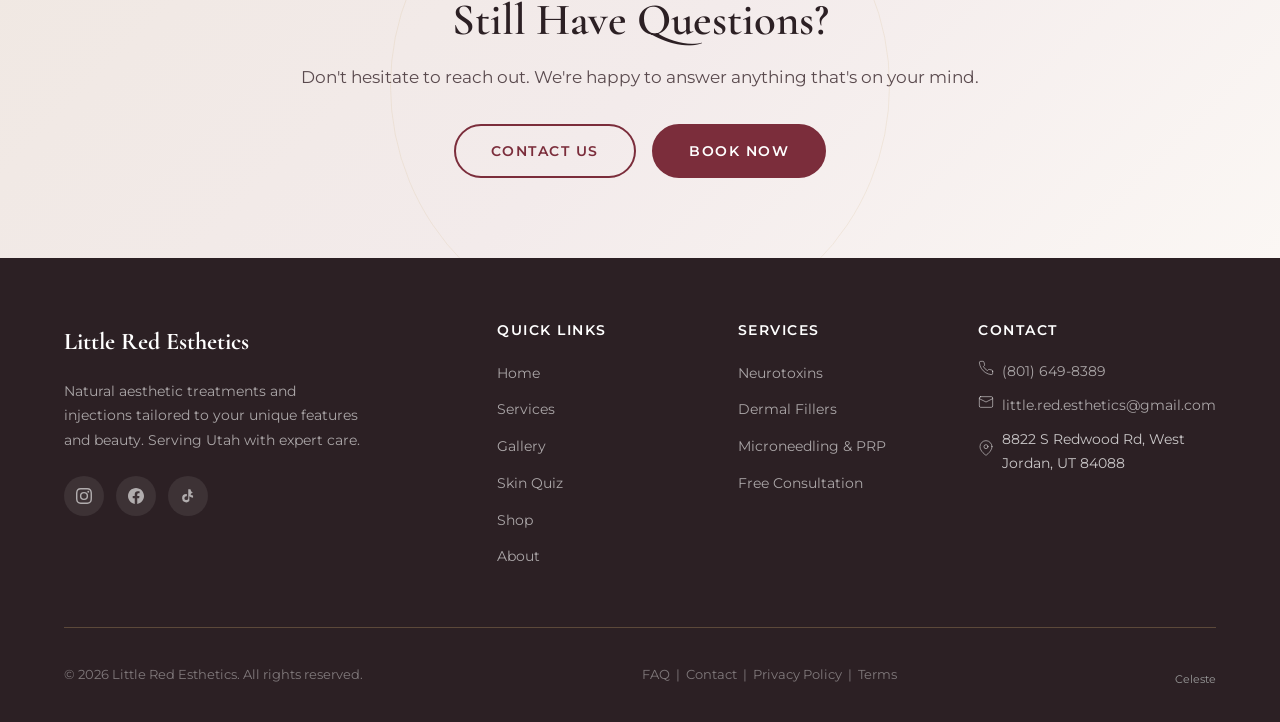
<file: faq.html>
<!DOCTYPE html>
<html lang="en">
<head>
  <meta charset="UTF-8">
  <meta name="viewport" content="width=device-width, initial-scale=1.0">
  <title>FAQ | Little Red Esthetics - Common Questions</title>
  <meta name="description" content="Frequently asked questions about neurotoxins, fillers, lip injections, and aesthetic treatments at Little Red Esthetics in Utah. Everything you need to know.">
  <meta name="keywords" content="Jeuveau FAQ, filler questions, lip injection FAQ, aesthetic treatment questions, does Jeuveau hurt, how long does filler last">

  <meta property="og:title" content="FAQ | Little Red Esthetics">
  <meta property="og:description" content="Common questions about our aesthetic treatments answered.">
  <meta property="og:type" content="website">
  <meta property="og:url" content="https://www.littleredesthetics.com/faq.html">
  <meta property="og:image" content="https://www.littleredesthetics.com/images/celeste-portrait.jpg">

  <meta name="twitter:card" content="summary_large_image">
  <meta name="twitter:title" content="FAQ | Little Red Esthetics">
  <meta name="twitter:description" content="Common questions about neurotoxins, fillers, and aesthetic treatments answered.">
  <meta name="twitter:image" content="https://www.littleredesthetics.com/images/celeste-portrait.jpg">

  <link rel="canonical" href="https://www.littleredesthetics.com/faq.html">

  <link rel="preconnect" href="https://fonts.googleapis.com">
  <link rel="preconnect" href="https://fonts.gstatic.com" crossorigin>
  <link href="https://fonts.googleapis.com/css2?family=Cormorant+Garamond:ital,wght@0,400;0,600;0,700;1,400;1,600&family=Montserrat:wght@300;400;500;600;700&display=swap" rel="stylesheet">
  <link rel="icon" type="image/svg+xml" href="images/favicon.svg">
  <link rel="stylesheet" href="css/styles.css">

  <!-- FAQ Schema for SEO -->
  <script type="application/ld+json">
  {
    "@context": "https://schema.org",
    "@type": "FAQPage",
    "mainEntity": [
      {
        "@type": "Question",
        "name": "Do neurotoxin injections hurt?",
        "acceptedAnswer": {
          "@type": "Answer",
          "text": "Most clients describe it as a small pinch that lasts just a second. We use very fine needles and can apply numbing cream beforehand if you'd like. Most people are surprised by how quick and comfortable it is."
        }
      },
      {
        "@type": "Question",
        "name": "How long do fillers last?",
        "acceptedAnswer": {
          "@type": "Answer",
          "text": "It depends on the type of filler and the area treated. Lip filler typically lasts 6-12 months, while cheek and jawline filler can last 12-18 months. Individual results vary based on metabolism and lifestyle."
        }
      },
      {
        "@type": "Question",
        "name": "What's the difference between neurotoxins and fillers?",
        "acceptedAnswer": {
          "@type": "Answer",
          "text": "Neurotoxins like Jeuveau relax the muscles that cause wrinkles (like forehead lines and crow's feet). Fillers add volume to areas that have lost fullness or need enhancement (like lips, cheeks, and jawline). Many clients benefit from both."
        }
      },
      {
        "@type": "Question",
        "name": "How much does Jeuveau cost?",
        "acceptedAnswer": {
          "@type": "Answer",
          "text": "Jeuveau is priced at $10 per unit. The number of units needed varies per person and treatment area. A forehead treatment typically uses 10-30 units. We'll give you an exact quote during your free consultation."
        }
      },
      {
        "@type": "Question",
        "name": "Is there any downtime after treatment?",
        "acceptedAnswer": {
          "@type": "Answer",
          "text": "Most injectable treatments have minimal downtime. You may experience slight redness, swelling, or bruising at the injection sites, but this typically resolves within a few hours to a couple of days. Most clients return to normal activities immediately."
        }
      }
    ]
  }
  </script>
</head>
<body>

  <!-- Navigation -->
  <nav class="navbar scrolled">
    <div class="container">
      <a href="index.html" class="nav-brand"><img src="images/nav-logo.svg" alt="Little Red Esthetics"><span class="brand-text">Little Red Esthetics</span></a>
      <div class="nav-overlay"></div>
      <ul class="nav-links">
        <li><a href="index.html">Home</a></li>
        <li><a href="services.html">Services</a></li>
        <li><a href="gallery.html">Gallery</a></li>
        <li><a href="quiz.html">Skin Quiz</a></li>
        <li><a href="shop.html">Shop</a></li>
        <li><a href="about.html">About</a></li>
        <li><a href="contact.html">Contact</a></li>
        <li><a href="https://mysite.vagaro.com/littleredesthetics/services" target="_blank" rel="noopener" class="btn btn-primary">Book Now</a></li>
      </ul>
      <button class="nav-toggle" aria-label="Toggle navigation">
        <span></span>
        <span></span>
        <span></span>
      </button>
    </div>
  </nav>

  <!-- Page Hero -->
  <section class="page-hero">
    <div class="container">
      <p class="section-label">Common Questions</p>
      <h1>Frequently Asked Questions</h1>
      <p>Everything you need to know about our treatments, process, and what to expect.</p>
    </div>
  </section>

  <!-- FAQ Section -->
  <section class="faq-full">
    <div class="container">
      <div class="faq-grid">

        <!-- General -->
        <div class="faq-item fade-in">
          <button class="faq-question">
            <h3>What should I expect at my first appointment?</h3>
            <div class="faq-toggle">+</div>
          </button>
          <div class="faq-answer">
            <div class="faq-answer-inner">
              <p>Your first visit starts with a consultation where we discuss your goals, assess your facial anatomy, and create a personalized treatment plan. If you decide to move forward with treatment that day, the actual procedure is quick. You'll leave with aftercare instructions and my direct contact info in case you have any questions.</p>
            </div>
          </div>
        </div>

        <div class="faq-item fade-in">
          <button class="faq-question">
            <h3>Do neurotoxin injections hurt?</h3>
            <div class="faq-toggle">+</div>
          </button>
          <div class="faq-answer">
            <div class="faq-answer-inner">
              <p>Most clients describe it as a small pinch that lasts just a second. We use very fine needles and can apply numbing cream beforehand if you'd like. Most people are surprised by how quick and comfortable it is.</p>
            </div>
          </div>
        </div>

        <div class="faq-item fade-in">
          <button class="faq-question">
            <h3>How long do fillers last?</h3>
            <div class="faq-toggle">+</div>
          </button>
          <div class="faq-answer">
            <div class="faq-answer-inner">
              <p>It depends on the type of filler and the area treated. Lip filler typically lasts 6-12 months, while cheek and jawline filler can last 12-18 months. Individual results vary based on metabolism and lifestyle. We'll discuss realistic timelines during your consultation.</p>
            </div>
          </div>
        </div>

        <div class="faq-item fade-in">
          <button class="faq-question">
            <h3>What's the difference between neurotoxins and fillers?</h3>
            <div class="faq-toggle">+</div>
          </button>
          <div class="faq-answer">
            <div class="faq-answer-inner">
              <p>Neurotoxins like Jeuveau relax the muscles that cause wrinkles (like forehead lines and crow's feet). Fillers add volume to areas that have lost fullness or need enhancement (like lips, cheeks, and jawline). They work differently but complement each other beautifully. Many clients benefit from both.</p>
            </div>
          </div>
        </div>

        <div class="faq-item fade-in">
          <button class="faq-question">
            <h3>How much does Jeuveau cost?</h3>
            <div class="faq-toggle">+</div>
          </button>
          <div class="faq-answer">
            <div class="faq-answer-inner">
              <p>Jeuveau is priced at $10 per unit. The number of units needed varies per person and treatment area. A forehead treatment typically uses 10-30 units. We'll give you an exact quote during your free consultation so there are no surprises.</p>
            </div>
          </div>
        </div>

        <div class="faq-item fade-in">
          <button class="faq-question">
            <h3>Is there any downtime after treatment?</h3>
            <div class="faq-toggle">+</div>
          </button>
          <div class="faq-answer">
            <div class="faq-answer-inner">
              <p>Most injectable treatments have minimal downtime. You may experience slight redness, swelling, or bruising at the injection sites, but this typically resolves within a few hours to a couple of days. Most clients return to normal activities immediately. We provide detailed aftercare instructions.</p>
            </div>
          </div>
        </div>

        <div class="faq-item fade-in">
          <button class="faq-question">
            <h3>Will I look natural?</h3>
            <div class="faq-toggle">+</div>
          </button>
          <div class="faq-answer">
            <div class="faq-answer-inner">
              <p>Absolutely. Natural results are my top priority. My approach is always "less is more." I'd rather you come back for a touch-up than overdo it on the first visit. The goal is for you to look like a refreshed, glowing version of yourself.</p>
            </div>
          </div>
        </div>

        <div class="faq-item fade-in">
          <button class="faq-question">
            <h3>How do I prepare for my appointment?</h3>
            <div class="faq-toggle">+</div>
          </button>
          <div class="faq-answer">
            <div class="faq-answer-inner">
              <p>Avoid blood thinners (like aspirin, ibuprofen, and fish oil) for 5-7 days before your appointment to minimize bruising. Avoid alcohol 24 hours before. Come with a clean face, no makeup on the treatment area. That's it! We'll take care of the rest.</p>
            </div>
          </div>
        </div>

        <div class="faq-item fade-in">
          <button class="faq-question">
            <h3>Do you offer payment plans?</h3>
            <div class="faq-toggle">+</div>
          </button>
          <div class="faq-answer">
            <div class="faq-answer-inner">
              <p>Yes! We want our treatments to be accessible. We offer flexible payment options to help make your aesthetic goals achievable. Ask about our payment plans during your consultation or contact us for more details.</p>
            </div>
          </div>
        </div>

        <div class="faq-item fade-in">
          <button class="faq-question">
            <h3>How do I book an appointment?</h3>
            <div class="faq-toggle">+</div>
          </button>
          <div class="faq-answer">
            <div class="faq-answer-inner">
              <p>You can book directly through our <a href="https://mysite.vagaro.com/littleredesthetics/services" target="_blank" rel="noopener">online booking system</a>, call us at <a href="tel:8016498389">(801) 649-8389</a>, send us a DM on <a href="https://www.instagram.com/littleredesthetics" target="_blank" rel="noopener">Instagram</a>, or fill out our <a href="contact.html">contact form</a>. We'll get back to you as soon as possible.</p>
            </div>
          </div>
        </div>

      </div>
    </div>
  </section>

  <!-- CTA -->
  <section class="cta-section">
    <div class="container">
      <h2 class="fade-in">Still Have Questions?</h2>
      <p class="fade-in">Don't hesitate to reach out. We're happy to answer anything that's on your mind.</p>
      <div style="display: flex; gap: 1rem; justify-content: center; flex-wrap: wrap;">
        <a href="contact.html" class="btn btn-outline fade-in">Contact Us</a>
        <a href="https://mysite.vagaro.com/littleredesthetics/services" target="_blank" rel="noopener" class="btn btn-primary fade-in">Book Now</a>
      </div>
    </div>
  </section>

  <!-- Footer -->
  <footer class="footer">
    <div class="container">
      <div class="footer-grid">
        <div>
          <div class="footer-brand">Little Red Esthetics</div>
          <p class="footer-desc">Natural aesthetic treatments and injections tailored to your unique features and beauty. Serving Utah with expert care.</p>
          <div class="footer-social">
            <a href="https://www.instagram.com/littleredesthetics" target="_blank" rel="noopener" aria-label="Instagram"><svg class="social-icon-svg" viewBox="0 0 24 24"><path d="M12 2.163c3.204 0 3.584.012 4.85.07 3.252.148 4.771 1.691 4.919 4.919.058 1.265.069 1.645.069 4.849 0 3.205-.012 3.584-.069 4.849-.149 3.225-1.664 4.771-4.919 4.919-1.266.058-1.644.07-4.85.07-3.204 0-3.584-.012-4.849-.07-3.26-.149-4.771-1.699-4.919-4.92-.058-1.265-.07-1.644-.07-4.849 0-3.204.013-3.583.07-4.849.149-3.227 1.664-4.771 4.919-4.919 1.266-.057 1.645-.069 4.849-.069zM12 0C8.741 0 8.333.014 7.053.072 2.695.272.273 2.69.073 7.052.014 8.333 0 8.741 0 12c0 3.259.014 3.668.072 4.948.2 4.358 2.618 6.78 6.98 6.98C8.333 23.986 8.741 24 12 24c3.259 0 3.668-.014 4.948-.072 4.354-.2 6.782-2.618 6.979-6.98.059-1.28.073-1.689.073-4.948 0-3.259-.014-3.667-.072-4.947-.196-4.354-2.617-6.78-6.979-6.98C16.67.014 16.259 0 12 0zm0 5.838a6.162 6.162 0 100 12.324 6.162 6.162 0 000-12.324zM12 16a4 4 0 110-8 4 4 0 010 8zm6.406-11.845a1.44 1.44 0 100 2.881 1.44 1.44 0 000-2.881z"/></svg></a>
            <a href="https://www.facebook.com/littleredesthetics" target="_blank" rel="noopener" aria-label="Facebook"><svg class="social-icon-svg" viewBox="0 0 24 24"><path d="M24 12.073c0-6.627-5.373-12-12-12s-12 5.373-12 12c0 5.99 4.388 10.954 10.125 11.854v-8.385H7.078v-3.47h3.047V9.43c0-3.007 1.792-4.669 4.533-4.669 1.312 0 2.686.235 2.686.235v2.953H15.83c-1.491 0-1.956.925-1.956 1.874v2.25h3.328l-.532 3.47h-2.796v8.385C19.612 23.027 24 18.062 24 12.073z"/></svg></a>
            <a href="https://www.tiktok.com/@littleredesthetics" target="_blank" rel="noopener" aria-label="TikTok"><svg class="social-icon-svg" viewBox="0 0 24 24"><path d="M19.59 6.69a4.83 4.83 0 01-3.77-4.25V2h-3.45v13.67a2.89 2.89 0 01-2.88 2.5 2.89 2.89 0 01-2.89-2.89 2.89 2.89 0 012.89-2.89c.28 0 .54.04.79.1v-3.5a6.37 6.37 0 00-.79-.05A6.34 6.34 0 003.15 15.2a6.34 6.34 0 0010.86 4.46v-7.15a8.16 8.16 0 005.58 2.2v-3.45a4.85 4.85 0 01-3.77-1.8v-.01l2.77-2.76z"/></svg></a>
          </div>
        </div>
        <div>
          <h4>Quick Links</h4>
          <ul>
            <li><a href="index.html">Home</a></li>
            <li><a href="services.html">Services</a></li>
            <li><a href="gallery.html">Gallery</a></li>
            <li><a href="quiz.html">Skin Quiz</a></li>
            <li><a href="shop.html">Shop</a></li>
            <li><a href="about.html">About</a></li>
          </ul>
        </div>
        <div>
          <h4>Services</h4>
          <ul>
            <li><a href="services.html">Neurotoxins</a></li>
            <li><a href="services.html">Dermal Fillers</a></li>
            <li><a href="services.html">Microneedling & PRP</a></li>
            <li><a href="services.html">Free Consultation</a></li>
          </ul>
        </div>
        <div>
          <h4>Contact</h4>
          <div class="footer-contact-item">
            <span class="footer-contact-icon"><svg class="icon-svg" viewBox="0 0 24 24"><path d="M22 16.92v3a2 2 0 0 1-2.18 2 19.79 19.79 0 0 1-8.63-3.07 19.5 19.5 0 0 1-6-6 19.79 19.79 0 0 1-3.07-8.67A2 2 0 0 1 4.11 2h3a2 2 0 0 1 2 1.72c.127.96.361 1.903.7 2.81a2 2 0 0 1-.45 2.11L8.09 9.91a16 16 0 0 0 6 6l1.27-1.27a2 2 0 0 1 2.11-.45c.907.339 1.85.573 2.81.7A2 2 0 0 1 22 16.92z"/></svg></span>
            <a href="tel:8016498389">(801) 649-8389</a>
          </div>
          <div class="footer-contact-item">
            <span class="footer-contact-icon"><svg class="icon-svg" viewBox="0 0 24 24"><rect x="2" y="4" width="20" height="16" rx="2"/><path d="M22 7l-10 5L2 7"/></svg></span>
            <a href="mailto:little.red.esthetics@gmail.com">little.red.esthetics@gmail.com</a>
          </div>
          <div class="footer-contact-item">
            <span class="footer-contact-icon"><svg class="icon-svg" viewBox="0 0 24 24"><path d="M21 10c0 7-9 13-9 13s-9-6-9-13a9 9 0 0 1 18 0z"/><circle cx="12" cy="10" r="3"/></svg></span>
            <span>8822 S Redwood Rd, West Jordan, UT 84088</span>
          </div>
        </div>
      </div>
      <div class="footer-bottom">
        <p>&copy; 2026 Little Red Esthetics. All rights reserved.</p>
        <p><a href="faq.html">FAQ</a> &nbsp;|&nbsp; <a href="contact.html">Contact</a> &nbsp;|&nbsp; <a href="privacy.html">Privacy Policy</a> &nbsp;|&nbsp; <a href="terms.html">Terms</a></p>
        <p style="margin-top: 0.5rem;"><a href="celeste-admin.html" style="color: #999; font-size: 0.7rem; text-decoration: none;">Celeste</a></p>
      </div>
    </div>
  </footer>

  <!-- Floating Book CTA -->
  <a href="https://mysite.vagaro.com/littleredesthetics/services" target="_blank" rel="noopener" class="floating-cta">
    <span class="cta-sparkle">&#10022;</span> Book Now
  </a>

  <script src="js/main.js"></script>
</body>
</html>
</file>
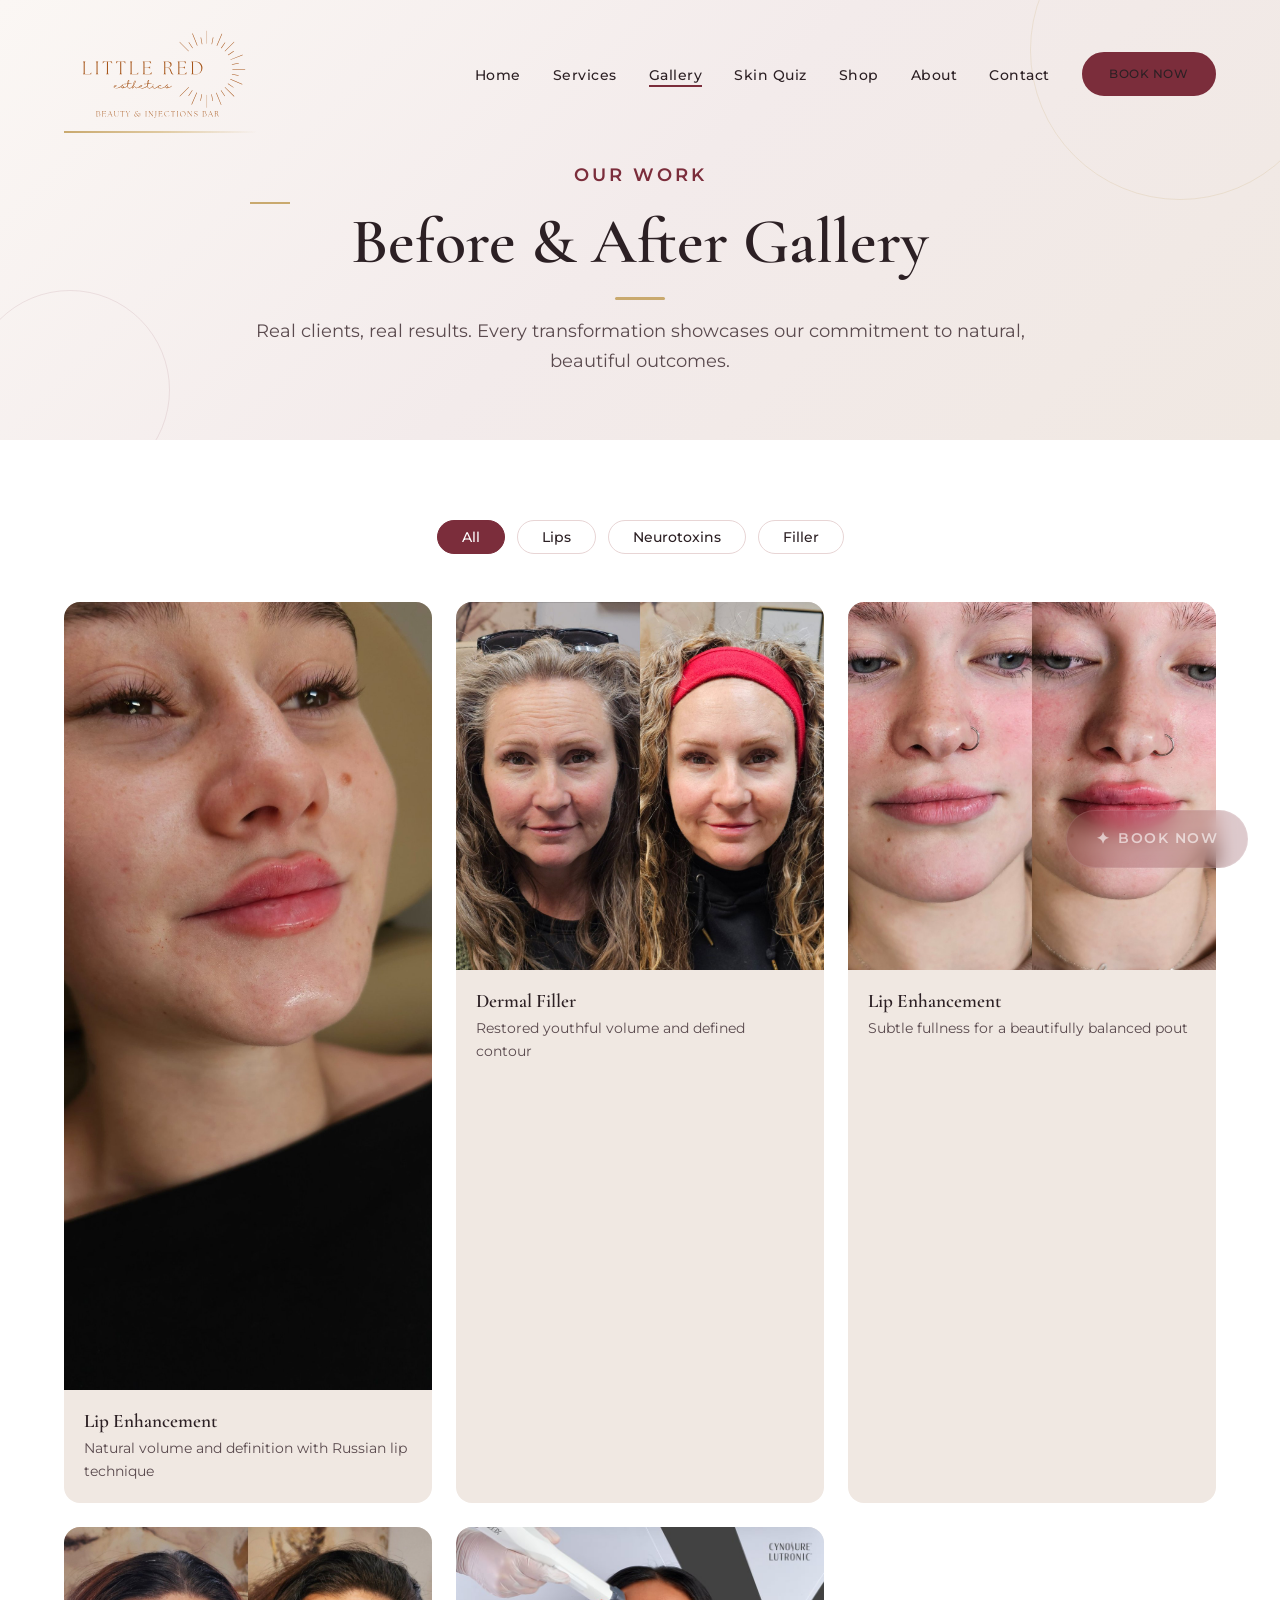
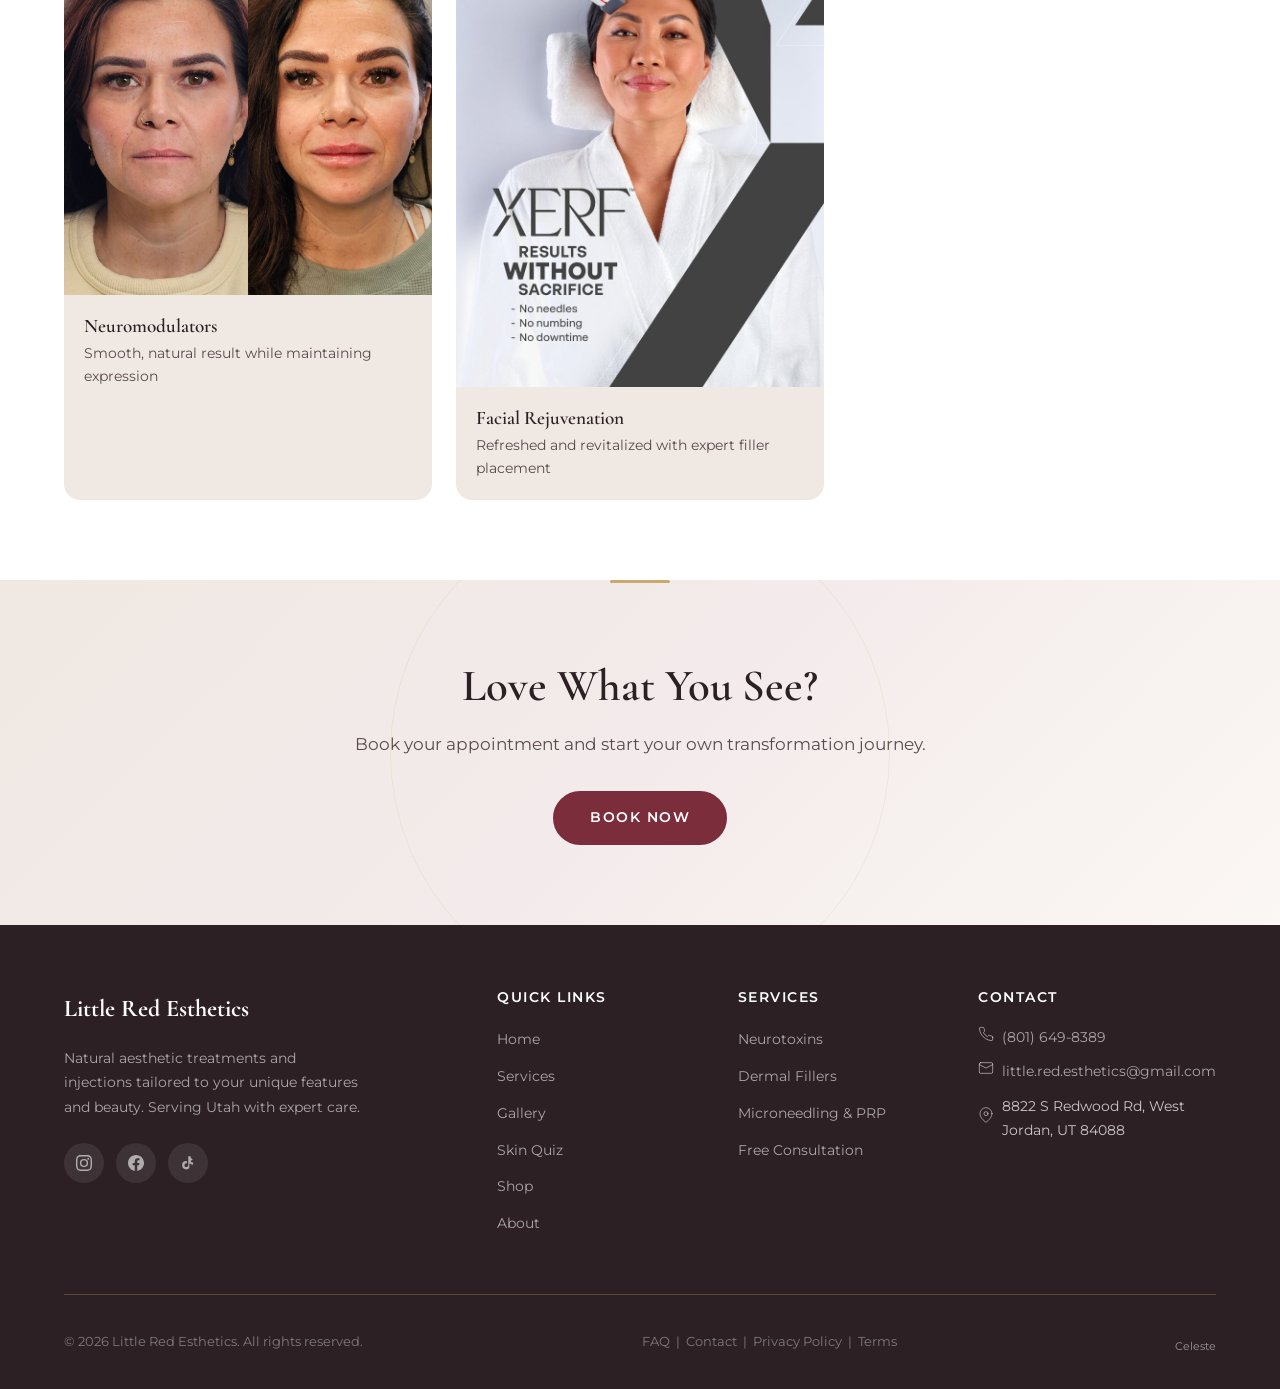
<file: gallery.html>
<!DOCTYPE html>
<html lang="en">
<head>
  <meta charset="UTF-8">
  <meta name="viewport" content="width=device-width, initial-scale=1.0">
  <title>Gallery | Little Red Esthetics - Before & After Results</title>
  <meta name="description" content="View real before and after results from Little Red Esthetics. See the transformations from Jeuveau, lip filler, dermal fillers, and more.">
  <meta name="keywords" content="before after Jeuveau, lip filler results, dermal filler before after, nurse injector results Utah">

  <meta property="og:title" content="Gallery | Little Red Esthetics">
  <meta property="og:description" content="Real before and after results. See what expert aesthetic treatments can do.">
  <meta property="og:type" content="website">
  <meta property="og:url" content="https://www.littleredesthetics.com/gallery.html">
  <meta property="og:image" content="https://www.littleredesthetics.com/images/portfolio-lips-01.jpg">

  <meta name="twitter:card" content="summary_large_image">
  <meta name="twitter:title" content="Before & After Gallery | Little Red Esthetics">
  <meta name="twitter:description" content="Real before and after results from expert aesthetic treatments in Utah.">
  <meta name="twitter:image" content="https://www.littleredesthetics.com/images/portfolio-lips-01.jpg">

  <link rel="canonical" href="https://www.littleredesthetics.com/gallery.html">

  <link rel="preconnect" href="https://fonts.googleapis.com">
  <link rel="preconnect" href="https://fonts.gstatic.com" crossorigin>
  <link href="https://fonts.googleapis.com/css2?family=Cormorant+Garamond:ital,wght@0,400;0,600;0,700;1,400;1,600&family=Montserrat:wght@300;400;500;600;700&display=swap" rel="stylesheet">
  <link rel="icon" type="image/svg+xml" href="images/favicon.svg">
  <link rel="stylesheet" href="css/styles.css">
</head>
<body>

  <!-- Navigation -->
  <nav class="navbar scrolled">
    <div class="container">
      <a href="index.html" class="nav-brand"><img src="images/nav-logo.svg" alt="Little Red Esthetics"><span class="brand-text">Little Red Esthetics</span></a>
      <div class="nav-overlay"></div>
      <ul class="nav-links">
        <li><a href="index.html">Home</a></li>
        <li><a href="services.html">Services</a></li>
        <li><a href="gallery.html" class="active">Gallery</a></li>
        <li><a href="quiz.html">Skin Quiz</a></li>
        <li><a href="shop.html">Shop</a></li>
        <li><a href="about.html">About</a></li>
        <li><a href="contact.html">Contact</a></li>
        <li><a href="https://mysite.vagaro.com/littleredesthetics/services" target="_blank" rel="noopener" class="btn btn-primary">Book Now</a></li>
      </ul>
      <button class="nav-toggle" aria-label="Toggle navigation">
        <span></span>
        <span></span>
        <span></span>
      </button>
    </div>
  </nav>

  <!-- Page Hero -->
  <section class="page-hero">
    <div class="container">
      <p class="section-label">Our Work</p>
      <h1>Before & After Gallery</h1>
      <p>Real clients, real results. Every transformation showcases our commitment to natural, beautiful outcomes.</p>
    </div>
  </section>

  <!-- Gallery -->
  <section class="gallery-full">
    <div class="container">

      <div class="gallery-filter">
        <button class="filter-btn active" data-filter="all">All</button>
        <button class="filter-btn" data-filter="lips">Lips</button>
        <button class="filter-btn" data-filter="botox">Neurotoxins</button>
        <button class="filter-btn" data-filter="filler">Filler</button>
      </div>

      <div class="gallery-full-grid">

        <!-- Lip Enhancement -->
        <div class="gallery-full-item fade-in" data-category="lips">
          <img src="images/portfolio-lips-01.jpg" alt="Lip enhancement results by Celeste at Little Red Esthetics">
          <div class="gallery-item-info">
            <h4>Lip Enhancement</h4>
            <p>Natural volume and definition with Russian lip technique</p>
          </div>
        </div>

        <!-- Treatment Result -->
        <div class="gallery-full-item fade-in" data-category="filler">
          <img src="images/portfolio-treatment-02.jpg" alt="Dermal filler results by Little Red Esthetics">
          <div class="gallery-item-info">
            <h4>Dermal Filler</h4>
            <p>Restored youthful volume and defined contour</p>
          </div>
        </div>

        <!-- Result -->
        <div class="gallery-full-item fade-in" data-category="lips">
          <img src="images/portfolio-result-03.jpg" alt="Aesthetic treatment results by Little Red Esthetics">
          <div class="gallery-item-info">
            <h4>Lip Enhancement</h4>
            <p>Subtle fullness for a beautifully balanced pout</p>
          </div>
        </div>

        <!-- Neuromodulator -->
        <div class="gallery-full-item fade-in" data-category="botox">
          <img src="images/portfolio-neuro-04.jpg" alt="Neuromodulator treatment results by Little Red Esthetics">
          <div class="gallery-item-info">
            <h4>Neuromodulators</h4>
            <p>Smooth, natural result while maintaining expression</p>
          </div>
        </div>

        <!-- Treatment Result -->
        <div class="gallery-full-item fade-in" data-category="filler">
          <img src="images/treatment-result-05.png" alt="Treatment results by Little Red Esthetics">
          <div class="gallery-item-info">
            <h4>Facial Rejuvenation</h4>
            <p>Refreshed and revitalized with expert filler placement</p>
          </div>
        </div>

      </div>
    </div>
  </section>

  <!-- CTA -->
  <section class="cta-section">
    <div class="container">
      <h2 class="fade-in">Love What You See?</h2>
      <p class="fade-in">Book your appointment and start your own transformation journey.</p>
      <a href="https://mysite.vagaro.com/littleredesthetics/services" target="_blank" rel="noopener" class="btn btn-primary fade-in">Book Now</a>
    </div>
  </section>

  <!-- Footer -->
  <footer class="footer">
    <div class="container">
      <div class="footer-grid">
        <div>
          <div class="footer-brand">Little Red Esthetics</div>
          <p class="footer-desc">Natural aesthetic treatments and injections tailored to your unique features and beauty. Serving Utah with expert care.</p>
          <div class="footer-social">
            <a href="https://www.instagram.com/littleredesthetics" target="_blank" rel="noopener" aria-label="Instagram"><svg class="social-icon-svg" viewBox="0 0 24 24"><path d="M12 2.163c3.204 0 3.584.012 4.85.07 3.252.148 4.771 1.691 4.919 4.919.058 1.265.069 1.645.069 4.849 0 3.205-.012 3.584-.069 4.849-.149 3.225-1.664 4.771-4.919 4.919-1.266.058-1.644.07-4.85.07-3.204 0-3.584-.012-4.849-.07-3.26-.149-4.771-1.699-4.919-4.92-.058-1.265-.07-1.644-.07-4.849 0-3.204.013-3.583.07-4.849.149-3.227 1.664-4.771 4.919-4.919 1.266-.057 1.645-.069 4.849-.069zM12 0C8.741 0 8.333.014 7.053.072 2.695.272.273 2.69.073 7.052.014 8.333 0 8.741 0 12c0 3.259.014 3.668.072 4.948.2 4.358 2.618 6.78 6.98 6.98C8.333 23.986 8.741 24 12 24c3.259 0 3.668-.014 4.948-.072 4.354-.2 6.782-2.618 6.979-6.98.059-1.28.073-1.689.073-4.948 0-3.259-.014-3.667-.072-4.947-.196-4.354-2.617-6.78-6.979-6.98C16.67.014 16.259 0 12 0zm0 5.838a6.162 6.162 0 100 12.324 6.162 6.162 0 000-12.324zM12 16a4 4 0 110-8 4 4 0 010 8zm6.406-11.845a1.44 1.44 0 100 2.881 1.44 1.44 0 000-2.881z"/></svg></a>
            <a href="https://www.facebook.com/littleredesthetics" target="_blank" rel="noopener" aria-label="Facebook"><svg class="social-icon-svg" viewBox="0 0 24 24"><path d="M24 12.073c0-6.627-5.373-12-12-12s-12 5.373-12 12c0 5.99 4.388 10.954 10.125 11.854v-8.385H7.078v-3.47h3.047V9.43c0-3.007 1.792-4.669 4.533-4.669 1.312 0 2.686.235 2.686.235v2.953H15.83c-1.491 0-1.956.925-1.956 1.874v2.25h3.328l-.532 3.47h-2.796v8.385C19.612 23.027 24 18.062 24 12.073z"/></svg></a>
            <a href="https://www.tiktok.com/@littleredesthetics" target="_blank" rel="noopener" aria-label="TikTok"><svg class="social-icon-svg" viewBox="0 0 24 24"><path d="M19.59 6.69a4.83 4.83 0 01-3.77-4.25V2h-3.45v13.67a2.89 2.89 0 01-2.88 2.5 2.89 2.89 0 01-2.89-2.89 2.89 2.89 0 012.89-2.89c.28 0 .54.04.79.1v-3.5a6.37 6.37 0 00-.79-.05A6.34 6.34 0 003.15 15.2a6.34 6.34 0 0010.86 4.46v-7.15a8.16 8.16 0 005.58 2.2v-3.45a4.85 4.85 0 01-3.77-1.8v-.01l2.77-2.76z"/></svg></a>
          </div>
        </div>
        <div>
          <h4>Quick Links</h4>
          <ul>
            <li><a href="index.html">Home</a></li>
            <li><a href="services.html">Services</a></li>
            <li><a href="gallery.html">Gallery</a></li>
            <li><a href="quiz.html">Skin Quiz</a></li>
            <li><a href="shop.html">Shop</a></li>
            <li><a href="about.html">About</a></li>
          </ul>
        </div>
        <div>
          <h4>Services</h4>
          <ul>
            <li><a href="services.html">Neurotoxins</a></li>
            <li><a href="services.html">Dermal Fillers</a></li>
            <li><a href="services.html">Microneedling & PRP</a></li>
            <li><a href="services.html">Free Consultation</a></li>
          </ul>
        </div>
        <div>
          <h4>Contact</h4>
          <div class="footer-contact-item">
            <span class="footer-contact-icon"><svg class="icon-svg" viewBox="0 0 24 24"><path d="M22 16.92v3a2 2 0 0 1-2.18 2 19.79 19.79 0 0 1-8.63-3.07 19.5 19.5 0 0 1-6-6 19.79 19.79 0 0 1-3.07-8.67A2 2 0 0 1 4.11 2h3a2 2 0 0 1 2 1.72c.127.96.361 1.903.7 2.81a2 2 0 0 1-.45 2.11L8.09 9.91a16 16 0 0 0 6 6l1.27-1.27a2 2 0 0 1 2.11-.45c.907.339 1.85.573 2.81.7A2 2 0 0 1 22 16.92z"/></svg></span>
            <a href="tel:8016498389">(801) 649-8389</a>
          </div>
          <div class="footer-contact-item">
            <span class="footer-contact-icon"><svg class="icon-svg" viewBox="0 0 24 24"><rect x="2" y="4" width="20" height="16" rx="2"/><path d="M22 7l-10 5L2 7"/></svg></span>
            <a href="mailto:little.red.esthetics@gmail.com">little.red.esthetics@gmail.com</a>
          </div>
          <div class="footer-contact-item">
            <span class="footer-contact-icon"><svg class="icon-svg" viewBox="0 0 24 24"><path d="M21 10c0 7-9 13-9 13s-9-6-9-13a9 9 0 0 1 18 0z"/><circle cx="12" cy="10" r="3"/></svg></span>
            <span>8822 S Redwood Rd, West Jordan, UT 84088</span>
          </div>
        </div>
      </div>
      <div class="footer-bottom">
        <p>&copy; 2026 Little Red Esthetics. All rights reserved.</p>
        <p><a href="faq.html">FAQ</a> &nbsp;|&nbsp; <a href="contact.html">Contact</a> &nbsp;|&nbsp; <a href="privacy.html">Privacy Policy</a> &nbsp;|&nbsp; <a href="terms.html">Terms</a></p>
        <p style="margin-top: 0.5rem;"><a href="celeste-admin.html" style="color: #999; font-size: 0.7rem; text-decoration: none;">Celeste</a></p>
      </div>
    </div>
  </footer>

  <!-- Floating Book CTA -->
  <a href="https://mysite.vagaro.com/littleredesthetics/services" target="_blank" rel="noopener" class="floating-cta">
    <span class="cta-sparkle">&#10022;</span> Book Now
  </a>

  <script src="js/main.js"></script>
  <script>
    document.addEventListener('DOMContentLoaded', () => {
      initGalleryFilter();
    });
  </script>
</body>
</html>
</file>
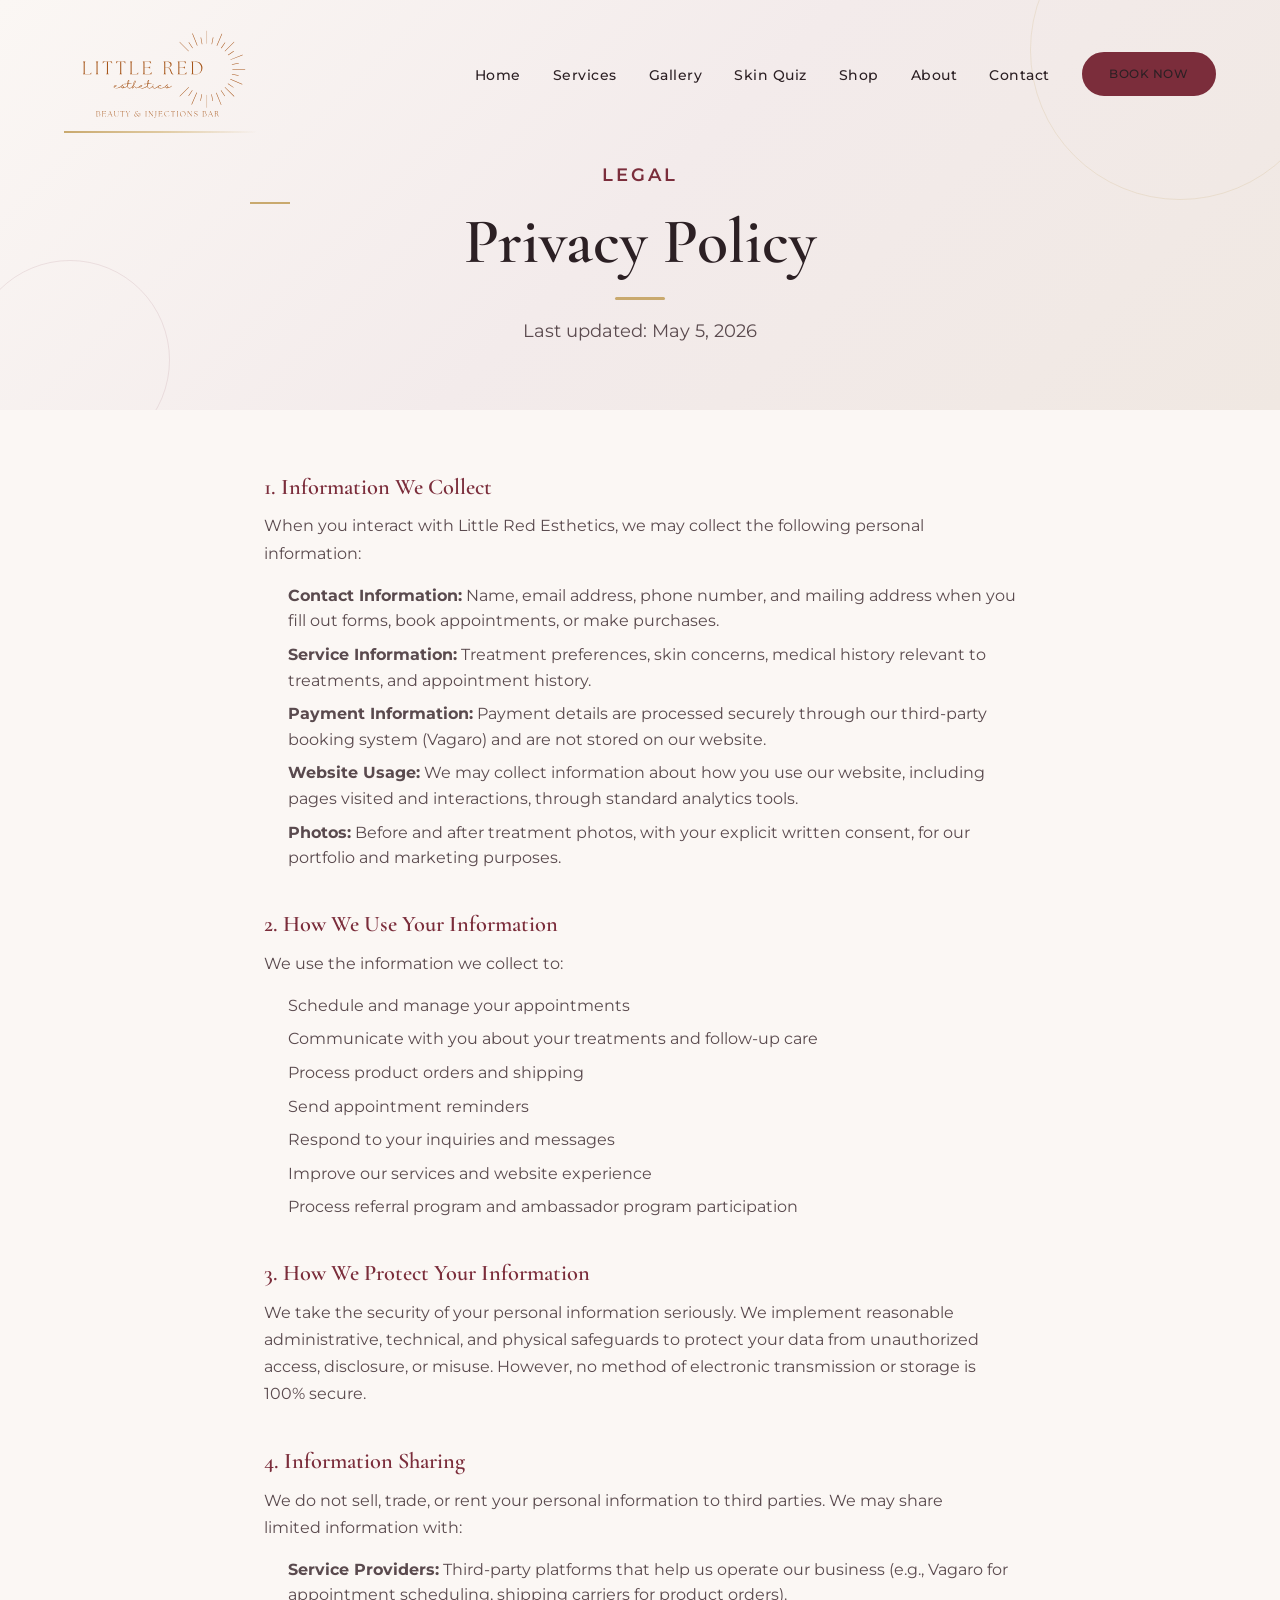
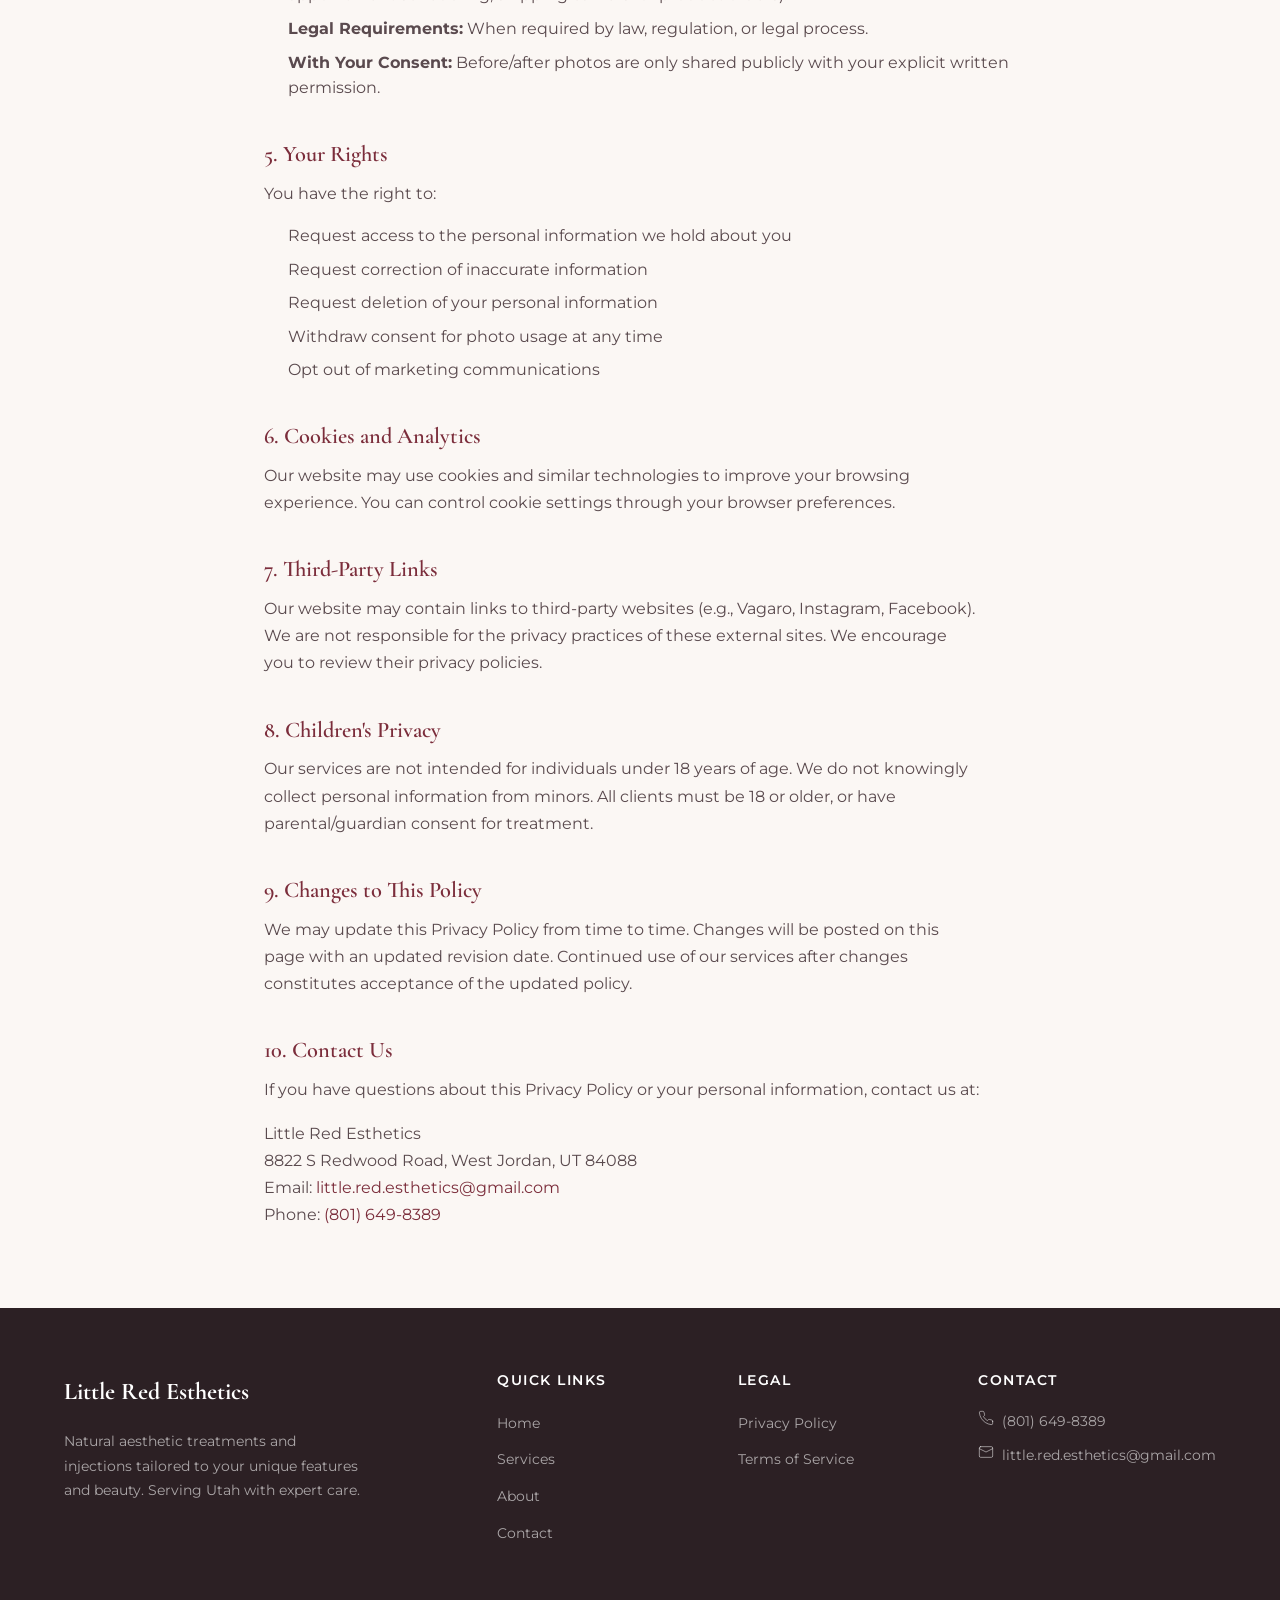
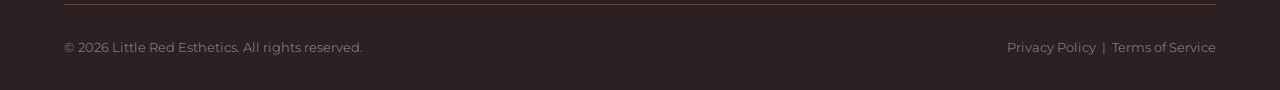
<file: privacy.html>
<!DOCTYPE html>
<html lang="en">
<head>
  <meta charset="UTF-8">
  <meta name="viewport" content="width=device-width, initial-scale=1.0">
  <title>Privacy Policy | Little Red Esthetics</title>
  <meta name="description" content="Privacy Policy for Little Red Esthetics. Learn how we collect, use, and protect your personal information.">
  <meta name="robots" content="noindex">

  <link rel="canonical" href="https://www.littleredesthetics.com/privacy.html">

  <link rel="preconnect" href="https://fonts.googleapis.com">
  <link rel="preconnect" href="https://fonts.gstatic.com" crossorigin>
  <link href="https://fonts.googleapis.com/css2?family=Cormorant+Garamond:ital,wght@0,400;0,600;0,700;1,400;1,600&family=Montserrat:wght@300;400;500;600;700&display=swap" rel="stylesheet">
  <link rel="icon" type="image/svg+xml" href="images/favicon.svg">
  <link rel="stylesheet" href="css/styles.css">
</head>
<body>

  <!-- Navigation -->
  <nav class="navbar scrolled">
    <div class="container">
      <a href="index.html" class="nav-brand"><img src="images/nav-logo.svg" alt="Little Red Esthetics"><span class="brand-text">Little Red Esthetics</span></a>
      <div class="nav-overlay"></div>
      <ul class="nav-links">
        <li><a href="index.html">Home</a></li>
        <li><a href="services.html">Services</a></li>
        <li><a href="gallery.html">Gallery</a></li>
        <li><a href="quiz.html">Skin Quiz</a></li>
        <li><a href="shop.html">Shop</a></li>
        <li><a href="about.html">About</a></li>
        <li><a href="contact.html">Contact</a></li>
        <li><a href="https://mysite.vagaro.com/littleredesthetics/services" target="_blank" rel="noopener" class="btn btn-primary">Book Now</a></li>
      </ul>
      <button class="nav-toggle" aria-label="Toggle navigation">
        <span></span>
        <span></span>
        <span></span>
      </button>
    </div>
  </nav>

  <!-- Page Hero -->
  <section class="page-hero">
    <div class="container">
      <p class="section-label">Legal</p>
      <h1>Privacy Policy</h1>
      <p>Last updated: May 5, 2026</p>
    </div>
  </section>

  <!-- Policy Content -->
  <section class="legal-content" style="padding: 4rem 0;">
    <div class="container" style="max-width: 800px;">

      <h2>1. Information We Collect</h2>
      <p>When you interact with Little Red Esthetics, we may collect the following personal information:</p>
      <ul>
        <li><strong>Contact Information:</strong> Name, email address, phone number, and mailing address when you fill out forms, book appointments, or make purchases.</li>
        <li><strong>Service Information:</strong> Treatment preferences, skin concerns, medical history relevant to treatments, and appointment history.</li>
        <li><strong>Payment Information:</strong> Payment details are processed securely through our third-party booking system (Vagaro) and are not stored on our website.</li>
        <li><strong>Website Usage:</strong> We may collect information about how you use our website, including pages visited and interactions, through standard analytics tools.</li>
        <li><strong>Photos:</strong> Before and after treatment photos, with your explicit written consent, for our portfolio and marketing purposes.</li>
      </ul>

      <h2>2. How We Use Your Information</h2>
      <p>We use the information we collect to:</p>
      <ul>
        <li>Schedule and manage your appointments</li>
        <li>Communicate with you about your treatments and follow-up care</li>
        <li>Process product orders and shipping</li>
        <li>Send appointment reminders</li>
        <li>Respond to your inquiries and messages</li>
        <li>Improve our services and website experience</li>
        <li>Process referral program and ambassador program participation</li>
      </ul>

      <h2>3. How We Protect Your Information</h2>
      <p>We take the security of your personal information seriously. We implement reasonable administrative, technical, and physical safeguards to protect your data from unauthorized access, disclosure, or misuse. However, no method of electronic transmission or storage is 100% secure.</p>

      <h2>4. Information Sharing</h2>
      <p>We do not sell, trade, or rent your personal information to third parties. We may share limited information with:</p>
      <ul>
        <li><strong>Service Providers:</strong> Third-party platforms that help us operate our business (e.g., Vagaro for appointment scheduling, shipping carriers for product orders).</li>
        <li><strong>Legal Requirements:</strong> When required by law, regulation, or legal process.</li>
        <li><strong>With Your Consent:</strong> Before/after photos are only shared publicly with your explicit written permission.</li>
      </ul>

      <h2>5. Your Rights</h2>
      <p>You have the right to:</p>
      <ul>
        <li>Request access to the personal information we hold about you</li>
        <li>Request correction of inaccurate information</li>
        <li>Request deletion of your personal information</li>
        <li>Withdraw consent for photo usage at any time</li>
        <li>Opt out of marketing communications</li>
      </ul>

      <h2>6. Cookies and Analytics</h2>
      <p>Our website may use cookies and similar technologies to improve your browsing experience. You can control cookie settings through your browser preferences.</p>

      <h2>7. Third-Party Links</h2>
      <p>Our website may contain links to third-party websites (e.g., Vagaro, Instagram, Facebook). We are not responsible for the privacy practices of these external sites. We encourage you to review their privacy policies.</p>

      <h2>8. Children's Privacy</h2>
      <p>Our services are not intended for individuals under 18 years of age. We do not knowingly collect personal information from minors. All clients must be 18 or older, or have parental/guardian consent for treatment.</p>

      <h2>9. Changes to This Policy</h2>
      <p>We may update this Privacy Policy from time to time. Changes will be posted on this page with an updated revision date. Continued use of our services after changes constitutes acceptance of the updated policy.</p>

      <h2>10. Contact Us</h2>
      <p>If you have questions about this Privacy Policy or your personal information, contact us at:</p>
      <p>
        Little Red Esthetics<br>
        8822 S Redwood Road, West Jordan, UT 84088<br>
        Email: <a href="mailto:little.red.esthetics@gmail.com">little.red.esthetics@gmail.com</a><br>
        Phone: <a href="tel:8016498389">(801) 649-8389</a>
      </p>

    </div>
  </section>

  <!-- Footer -->
  <footer class="footer">
    <div class="container">
      <div class="footer-grid">
        <div>
          <div class="footer-brand">Little Red Esthetics</div>
          <p class="footer-desc">Natural aesthetic treatments and injections tailored to your unique features and beauty. Serving Utah with expert care.</p>
        </div>
        <div>
          <h4>Quick Links</h4>
          <ul>
            <li><a href="index.html">Home</a></li>
            <li><a href="services.html">Services</a></li>
            <li><a href="about.html">About</a></li>
            <li><a href="contact.html">Contact</a></li>
          </ul>
        </div>
        <div>
          <h4>Legal</h4>
          <ul>
            <li><a href="privacy.html">Privacy Policy</a></li>
            <li><a href="terms.html">Terms of Service</a></li>
          </ul>
        </div>
        <div>
          <h4>Contact</h4>
          <div class="footer-contact-item">
            <span class="footer-contact-icon"><svg class="icon-svg" viewBox="0 0 24 24"><path d="M22 16.92v3a2 2 0 0 1-2.18 2 19.79 19.79 0 0 1-8.63-3.07 19.5 19.5 0 0 1-6-6 19.79 19.79 0 0 1-3.07-8.67A2 2 0 0 1 4.11 2h3a2 2 0 0 1 2 1.72c.127.96.361 1.903.7 2.81a2 2 0 0 1-.45 2.11L8.09 9.91a16 16 0 0 0 6 6l1.27-1.27a2 2 0 0 1 2.11-.45c.907.339 1.85.573 2.81.7A2 2 0 0 1 22 16.92z"/></svg></span>
            <a href="tel:8016498389">(801) 649-8389</a>
          </div>
          <div class="footer-contact-item">
            <span class="footer-contact-icon"><svg class="icon-svg" viewBox="0 0 24 24"><rect x="2" y="4" width="20" height="16" rx="2"/><path d="M22 7l-10 5L2 7"/></svg></span>
            <a href="mailto:little.red.esthetics@gmail.com">little.red.esthetics@gmail.com</a>
          </div>
        </div>
      </div>
      <div class="footer-bottom">
        <p>&copy; 2026 Little Red Esthetics. All rights reserved.</p>
        <p><a href="privacy.html">Privacy Policy</a> &nbsp;|&nbsp; <a href="terms.html">Terms of Service</a></p>
      </div>
    </div>
  </footer>

  <script src="js/main.js"></script>
</body>
</html>
</file>
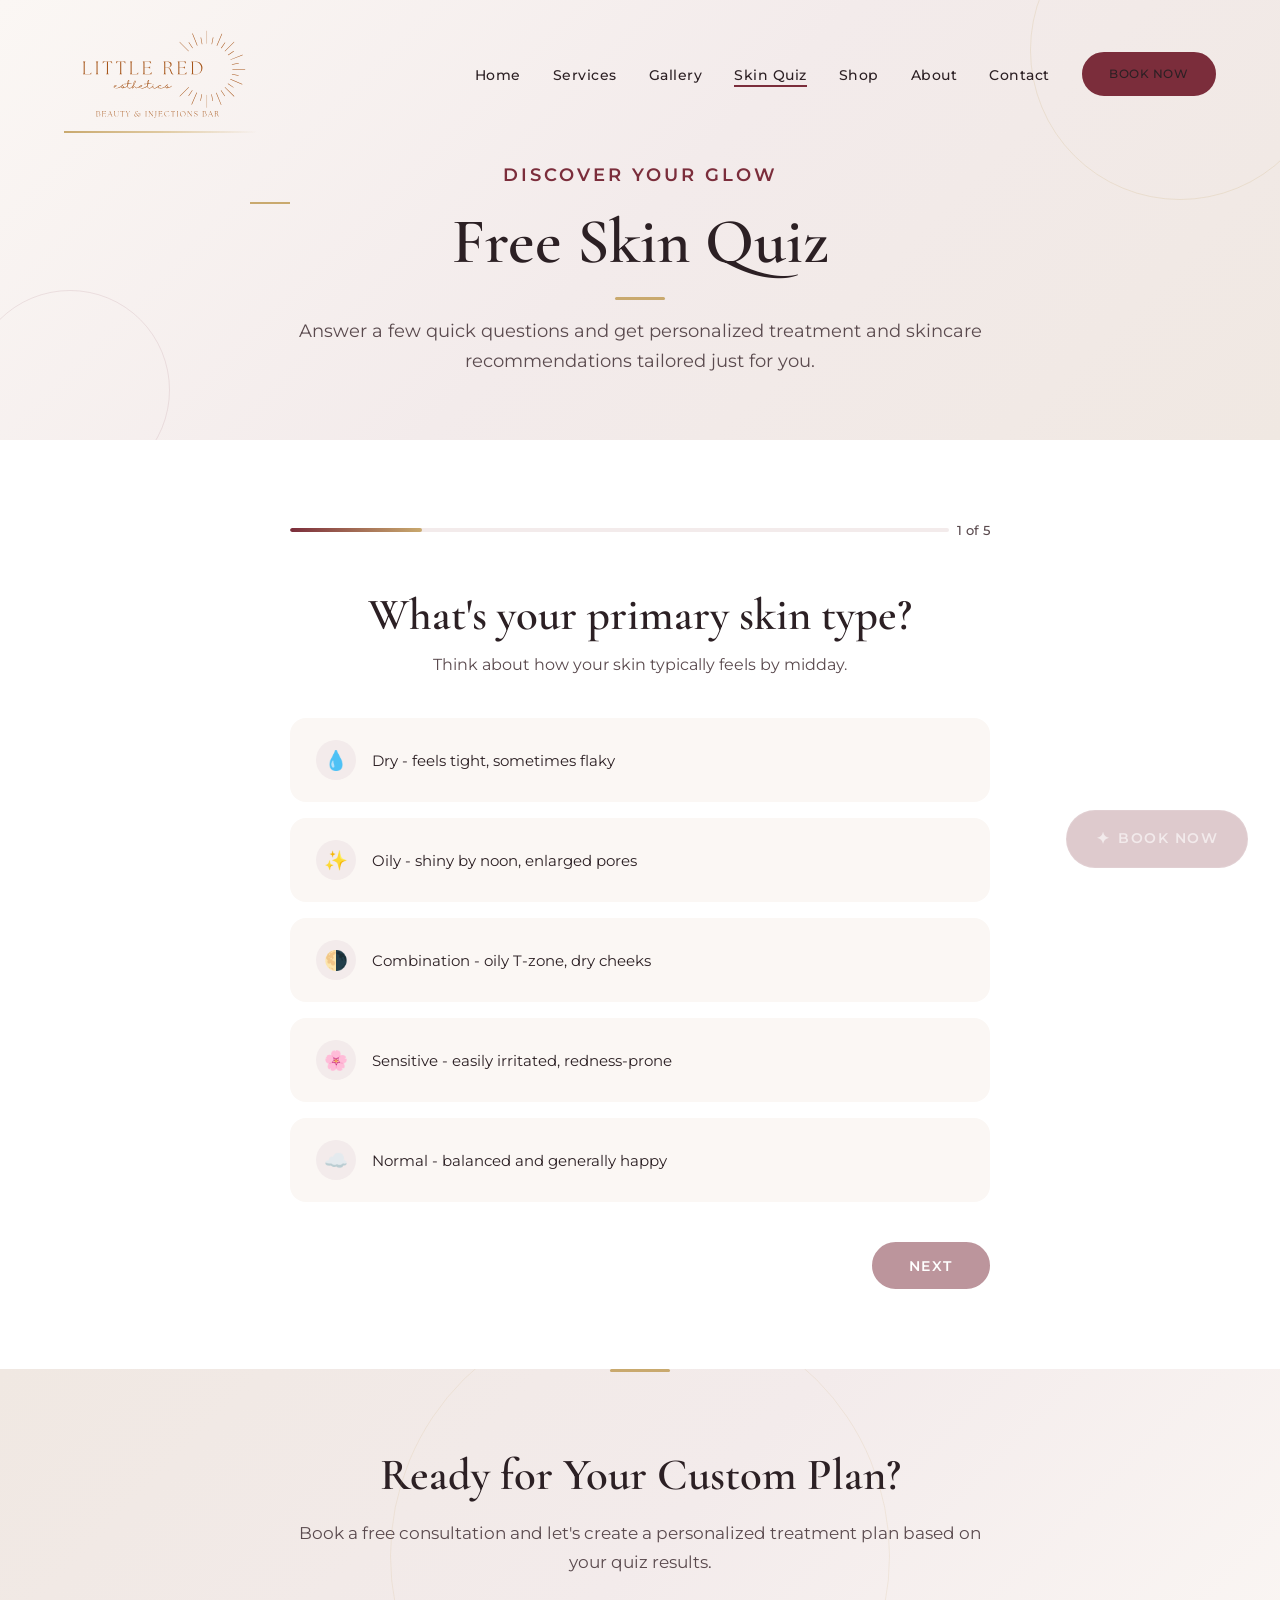
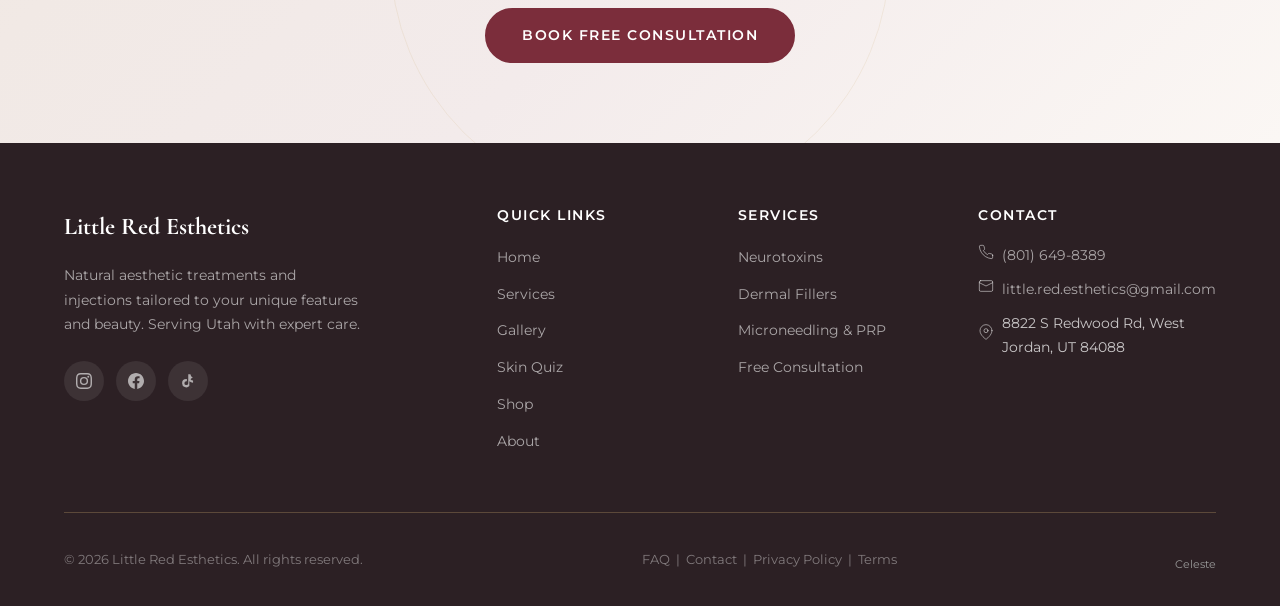
<file: quiz.html>
<!DOCTYPE html>
<html lang="en">
<head>
  <meta charset="UTF-8">
  <meta name="viewport" content="width=device-width, initial-scale=1.0">
  <title>Free Skin Quiz | Little Red Esthetics</title>
  <meta name="description" content="Take our free skin quiz to discover your ideal aesthetic treatments and skincare routine. Personalized recommendations from a licensed nurse injector.">
  <meta name="keywords" content="skin quiz, skincare quiz, aesthetic treatment quiz, what filler do I need, skincare routine quiz Utah">

  <meta property="og:title" content="Free Skin Quiz | Little Red Esthetics">
  <meta property="og:description" content="Discover your perfect skincare routine and treatments. Take our free 2-minute quiz.">
  <meta property="og:type" content="website">
  <meta property="og:url" content="https://www.littleredesthetics.com/quiz.html">
  <meta property="og:image" content="https://www.littleredesthetics.com/images/celeste-portrait.jpg">

  <meta name="twitter:card" content="summary_large_image">
  <meta name="twitter:title" content="Free Skin Quiz | Little Red Esthetics">
  <meta name="twitter:description" content="Discover your perfect skincare routine and treatments. Take our free 2-minute quiz.">
  <meta name="twitter:image" content="https://www.littleredesthetics.com/images/celeste-portrait.jpg">

  <link rel="canonical" href="https://www.littleredesthetics.com/quiz.html">

  <link rel="icon" type="image/svg+xml" href="images/favicon.svg">
  <link rel="preconnect" href="https://fonts.googleapis.com">
  <link rel="preconnect" href="https://fonts.gstatic.com" crossorigin>
  <link href="https://fonts.googleapis.com/css2?family=Cormorant+Garamond:ital,wght@0,400;0,600;0,700;1,400;1,600&family=Montserrat:wght@300;400;500;600;700&display=swap" rel="stylesheet">
  <link rel="stylesheet" href="css/styles.css">
</head>
<body>

  <!-- Navigation -->
  <nav class="navbar scrolled">
    <div class="container">
      <a href="index.html" class="nav-brand"><img src="images/nav-logo.svg" alt="Little Red Esthetics"><span class="brand-text">Little Red Esthetics</span></a>
      <div class="nav-overlay"></div>
      <ul class="nav-links">
        <li><a href="index.html">Home</a></li>
        <li><a href="services.html">Services</a></li>
        <li><a href="gallery.html">Gallery</a></li>
        <li><a href="quiz.html" class="active">Skin Quiz</a></li>
        <li><a href="shop.html">Shop</a></li>
        <li><a href="about.html">About</a></li>
        <li><a href="contact.html">Contact</a></li>
        <li><a href="https://mysite.vagaro.com/littleredesthetics/services" target="_blank" rel="noopener" class="btn btn-primary">Book Now</a></li>
      </ul>
      <button class="nav-toggle" aria-label="Toggle navigation">
        <span></span>
        <span></span>
        <span></span>
      </button>
    </div>
  </nav>

  <!-- Page Hero -->
  <section class="page-hero">
    <div class="container">
      <p class="section-label">Discover Your Glow</p>
      <h1>Free Skin Quiz</h1>
      <p>Answer a few quick questions and get personalized treatment and skincare recommendations tailored just for you.</p>
    </div>
  </section>

  <!-- Quiz Section -->
  <section class="quiz-section">
    <div class="container">
      <div class="quiz-container" id="quizContainer">

        <!-- Progress -->
        <div class="quiz-progress">
          <div class="quiz-progress-bar">
            <div class="quiz-progress-fill" id="progressFill" style="width: 20%"></div>
          </div>
          <div class="quiz-progress-text" id="progressText">1 of 5</div>
        </div>

        <!-- Questions will be rendered by JS -->
        <div id="quizContent"></div>

      </div>
    </div>
  </section>

  <!-- CTA -->
  <section class="cta-section">
    <div class="container">
      <h2 class="fade-in">Ready for Your Custom Plan?</h2>
      <p class="fade-in">Book a free consultation and let's create a personalized treatment plan based on your quiz results.</p>
      <a href="https://mysite.vagaro.com/littleredesthetics/services" target="_blank" rel="noopener" class="btn btn-primary fade-in">Book Free Consultation</a>
    </div>
  </section>

  <!-- Footer -->
  <footer class="footer">
    <div class="container">
      <div class="footer-grid">
        <div>
          <div class="footer-brand">Little Red Esthetics</div>
          <p class="footer-desc">Natural aesthetic treatments and injections tailored to your unique features and beauty. Serving Utah with expert care.</p>
          <div class="footer-social">
            <a href="https://www.instagram.com/littleredesthetics" target="_blank" rel="noopener" aria-label="Instagram"><svg class="social-icon-svg" viewBox="0 0 24 24"><path d="M12 2.163c3.204 0 3.584.012 4.85.07 3.252.148 4.771 1.691 4.919 4.919.058 1.265.069 1.645.069 4.849 0 3.205-.012 3.584-.069 4.849-.149 3.225-1.664 4.771-4.919 4.919-1.266.058-1.644.07-4.85.07-3.204 0-3.584-.012-4.849-.07-3.26-.149-4.771-1.699-4.919-4.92-.058-1.265-.07-1.644-.07-4.849 0-3.204.013-3.583.07-4.849.149-3.227 1.664-4.771 4.919-4.919 1.266-.057 1.645-.069 4.849-.069zM12 0C8.741 0 8.333.014 7.053.072 2.695.272.273 2.69.073 7.052.014 8.333 0 8.741 0 12c0 3.259.014 3.668.072 4.948.2 4.358 2.618 6.78 6.98 6.98C8.333 23.986 8.741 24 12 24c3.259 0 3.668-.014 4.948-.072 4.354-.2 6.782-2.618 6.979-6.98.059-1.28.073-1.689.073-4.948 0-3.259-.014-3.667-.072-4.947-.196-4.354-2.617-6.78-6.979-6.98C16.67.014 16.259 0 12 0zm0 5.838a6.162 6.162 0 100 12.324 6.162 6.162 0 000-12.324zM12 16a4 4 0 110-8 4 4 0 010 8zm6.406-11.845a1.44 1.44 0 100 2.881 1.44 1.44 0 000-2.881z"/></svg></a>
            <a href="https://www.facebook.com/littleredesthetics" target="_blank" rel="noopener" aria-label="Facebook"><svg class="social-icon-svg" viewBox="0 0 24 24"><path d="M24 12.073c0-6.627-5.373-12-12-12s-12 5.373-12 12c0 5.99 4.388 10.954 10.125 11.854v-8.385H7.078v-3.47h3.047V9.43c0-3.007 1.792-4.669 4.533-4.669 1.312 0 2.686.235 2.686.235v2.953H15.83c-1.491 0-1.956.925-1.956 1.874v2.25h3.328l-.532 3.47h-2.796v8.385C19.612 23.027 24 18.062 24 12.073z"/></svg></a>
            <a href="https://www.tiktok.com/@littleredesthetics" target="_blank" rel="noopener" aria-label="TikTok"><svg class="social-icon-svg" viewBox="0 0 24 24"><path d="M19.59 6.69a4.83 4.83 0 01-3.77-4.25V2h-3.45v13.67a2.89 2.89 0 01-2.88 2.5 2.89 2.89 0 01-2.89-2.89 2.89 2.89 0 012.89-2.89c.28 0 .54.04.79.1v-3.5a6.37 6.37 0 00-.79-.05A6.34 6.34 0 003.15 15.2a6.34 6.34 0 0010.86 4.46v-7.15a8.16 8.16 0 005.58 2.2v-3.45a4.85 4.85 0 01-3.77-1.8v-.01l2.77-2.76z"/></svg></a>
          </div>
        </div>
        <div>
          <h4>Quick Links</h4>
          <ul>
            <li><a href="index.html">Home</a></li>
            <li><a href="services.html">Services</a></li>
            <li><a href="gallery.html">Gallery</a></li>
            <li><a href="quiz.html">Skin Quiz</a></li>
            <li><a href="shop.html">Shop</a></li>
            <li><a href="about.html">About</a></li>
          </ul>
        </div>
        <div>
          <h4>Services</h4>
          <ul>
            <li><a href="services.html">Neurotoxins</a></li>
            <li><a href="services.html">Dermal Fillers</a></li>
            <li><a href="services.html">Microneedling & PRP</a></li>
            <li><a href="services.html">Free Consultation</a></li>
          </ul>
        </div>
        <div>
          <h4>Contact</h4>
          <div class="footer-contact-item">
            <span class="footer-contact-icon"><svg class="icon-svg" viewBox="0 0 24 24"><path d="M22 16.92v3a2 2 0 0 1-2.18 2 19.79 19.79 0 0 1-8.63-3.07 19.5 19.5 0 0 1-6-6 19.79 19.79 0 0 1-3.07-8.67A2 2 0 0 1 4.11 2h3a2 2 0 0 1 2 1.72c.127.96.361 1.903.7 2.81a2 2 0 0 1-.45 2.11L8.09 9.91a16 16 0 0 0 6 6l1.27-1.27a2 2 0 0 1 2.11-.45c.907.339 1.85.573 2.81.7A2 2 0 0 1 22 16.92z"/></svg></span>
            <a href="tel:8016498389">(801) 649-8389</a>
          </div>
          <div class="footer-contact-item">
            <span class="footer-contact-icon"><svg class="icon-svg" viewBox="0 0 24 24"><rect x="2" y="4" width="20" height="16" rx="2"/><path d="M22 7l-10 5L2 7"/></svg></span>
            <a href="mailto:little.red.esthetics@gmail.com">little.red.esthetics@gmail.com</a>
          </div>
          <div class="footer-contact-item">
            <span class="footer-contact-icon"><svg class="icon-svg" viewBox="0 0 24 24"><path d="M21 10c0 7-9 13-9 13s-9-6-9-13a9 9 0 0 1 18 0z"/><circle cx="12" cy="10" r="3"/></svg></span>
            <span>8822 S Redwood Rd, West Jordan, UT 84088</span>
          </div>
        </div>
      </div>
      <div class="footer-bottom">
        <p>&copy; 2026 Little Red Esthetics. All rights reserved.</p>
        <p><a href="faq.html">FAQ</a> &nbsp;|&nbsp; <a href="contact.html">Contact</a> &nbsp;|&nbsp; <a href="privacy.html">Privacy Policy</a> &nbsp;|&nbsp; <a href="terms.html">Terms</a></p>
        <p style="margin-top: 0.5rem;"><a href="celeste-admin.html" style="color: #999; font-size: 0.7rem; text-decoration: none;">Celeste</a></p>
      </div>
    </div>
  </footer>

  <!-- Floating Book CTA -->
  <a href="https://mysite.vagaro.com/littleredesthetics/services" target="_blank" rel="noopener" class="floating-cta">
    <span class="cta-sparkle">&#10022;</span> Book Now
  </a>

  <script src="js/main.js"></script>
  <script>
    const quizData = [
      {
        question: "What's your primary skin type?",
        subtitle: "Think about how your skin typically feels by midday.",
        multiSelect: false,
        options: [
          { icon: "\u{1F4A7}", text: "Dry - feels tight, sometimes flaky", value: "dry" },
          { icon: "\u2728", text: "Oily - shiny by noon, enlarged pores", value: "oily" },
          { icon: "\u{1F317}", text: "Combination - oily T-zone, dry cheeks", value: "combo" },
          { icon: "\u{1F338}", text: "Sensitive - easily irritated, redness-prone", value: "sensitive" },
          { icon: "\u2601\uFE0F", text: "Normal - balanced and generally happy", value: "normal" }
        ]
      },
      {
        question: "What are your top skin concerns?",
        subtitle: "Select all that apply to you.",
        multiSelect: true,
        options: [
          { icon: "\u3030\uFE0F", text: "Fine lines & wrinkles", value: "aging" },
          { icon: "\u{1F534}", text: "Acne or breakouts", value: "acne" },
          { icon: "\u{1F3A8}", text: "Uneven skin tone or dark spots", value: "tone" },
          { icon: "\u{1F634}", text: "Dullness & lack of glow", value: "dull" },
          { icon: "\u{1F4D0}", text: "Volume loss or facial structure", value: "volume" },
          { icon: "\u{1F4A2}", text: "Scarring or texture issues", value: "scarring" }
        ]
      },
      {
        question: "What age range are you in?",
        subtitle: "This helps us tailor product and treatment recommendations.",
        multiSelect: false,
        options: [
          { icon: "\u{1F331}", text: "18-25", value: "18-25" },
          { icon: "\u{1F33F}", text: "26-35", value: "26-35" },
          { icon: "\u{1F333}", text: "36-45", value: "36-45" },
          { icon: "\u{1F342}", text: "46-55", value: "46-55" },
          { icon: "\u{1F33A}", text: "55+", value: "55+" }
        ]
      },
      {
        question: "How would you describe your daily skincare routine?",
        subtitle: "Be honest, no judgment here!",
        multiSelect: false,
        options: [
          { icon: "\u{1F6BF}", text: "Minimal - cleanser and moisturizer, maybe", value: "minimal" },
          { icon: "\u{1F4CB}", text: "Basic - cleanser, moisturizer, sunscreen", value: "basic" },
          { icon: "\u{1F9F4}", text: "Dedicated - multi-step with serums & SPF", value: "dedicated" },
          { icon: "\u{1F52C}", text: "Advanced - actives, treatments, the whole thing", value: "advanced" }
        ]
      },
      {
        question: "Have you had aesthetic treatments before?",
        subtitle: "This helps us gauge your comfort level.",
        multiSelect: false,
        options: [
          { icon: "\u{1F195}", text: "Never - this would be my first time", value: "never" },
          { icon: "\u{1F914}", text: "Curious - I've been researching", value: "curious" },
          { icon: "\u2705", text: "Yes - I've had neurotoxins or fillers before", value: "experienced" },
          { icon: "\u{1F4AB}", text: "Regular - I'm a seasoned pro", value: "regular" }
        ]
      }
    ];

    let currentQuestion = 0;
    let answers = [];

    function renderQuestion(index) {
      const q = quizData[index];
      const progress = ((index + 1) / quizData.length) * 100;
      document.getElementById('progressFill').style.width = progress + '%';
      document.getElementById('progressText').textContent = (index + 1) + ' of ' + quizData.length;

      let html = '<div class="quiz-question">';
      html += '<h2>' + q.question + '</h2>';
      html += '<p>' + q.subtitle + '</p>';
      html += '</div>';
      html += '<div class="quiz-options">';

      if (q.multiSelect) {
        const selected = Array.isArray(answers[index]) ? answers[index] : [];
        q.options.forEach((opt, i) => {
          const isSelected = selected.includes(opt.value) ? ' selected' : '';
          html += '<button class="quiz-option' + isSelected + '" onclick="toggleMultiOption(' + index + ', \'' + opt.value + '\')">';
          html += '<span class="quiz-option-icon">' + opt.icon + '</span>';
          html += '<span>' + opt.text + '</span>';
          if (isSelected) html += '<span class="quiz-check">\u2713</span>';
          html += '</button>';
        });
      } else {
        q.options.forEach((opt, i) => {
          const selected = answers[index] === opt.value ? ' selected' : '';
          html += '<button class="quiz-option' + selected + '" onclick="selectOption(' + index + ', \'' + opt.value + '\')">';
          html += '<span class="quiz-option-icon">' + opt.icon + '</span>';
          html += '<span>' + opt.text + '</span>';
          html += '</button>';
        });
      }

      html += '</div>';
      html += '<div class="quiz-nav">';
      if (index > 0) {
        html += '<button class="btn btn-outline" onclick="prevQuestion()">Back</button>';
      } else {
        html += '<div></div>';
      }

      const hasAnswer = q.multiSelect
        ? (Array.isArray(answers[index]) && answers[index].length > 0)
        : !!answers[index];

      if (index < quizData.length - 1) {
        html += '<button class="btn btn-primary" onclick="nextQuestion()" ' + (hasAnswer ? '' : 'disabled style="opacity:0.5;cursor:not-allowed"') + '>Next</button>';
      } else {
        html += '<button class="btn btn-primary" onclick="showResults()" ' + (hasAnswer ? '' : 'disabled style="opacity:0.5;cursor:not-allowed"') + '>See My Results</button>';
      }
      html += '</div>';

      document.getElementById('quizContent').innerHTML = html;
    }

    function selectOption(qIndex, value) {
      answers[qIndex] = value;
      renderQuestion(qIndex);
      if (qIndex < quizData.length - 1) {
        setTimeout(() => nextQuestion(), 400);
      }
    }

    function toggleMultiOption(qIndex, value) {
      if (!Array.isArray(answers[qIndex])) answers[qIndex] = [];
      const idx = answers[qIndex].indexOf(value);
      if (idx > -1) {
        answers[qIndex].splice(idx, 1);
      } else {
        answers[qIndex].push(value);
      }
      renderQuestion(qIndex);
    }

    function nextQuestion() {
      const q = quizData[currentQuestion];
      const hasAnswer = q.multiSelect
        ? (Array.isArray(answers[currentQuestion]) && answers[currentQuestion].length > 0)
        : !!answers[currentQuestion];
      if (!hasAnswer) return;
      currentQuestion++;
      renderQuestion(currentQuestion);
      window.scrollTo({ top: document.querySelector('.quiz-section').offsetTop - 100, behavior: 'smooth' });
    }

    function prevQuestion() {
      currentQuestion--;
      renderQuestion(currentQuestion);
    }

    function showResults() {
      document.getElementById('progressFill').style.width = '100%';
      document.getElementById('progressText').textContent = 'Complete!';

      const concerns = Array.isArray(answers[1]) ? answers[1] : [answers[1]];
      const age = answers[2];
      const skin = answers[0];

      let treatmentRec = '';

      // Treatment recommendations based on concerns (multi-select)
      if (concerns.includes('aging')) {
        treatmentRec += '<div class="quiz-result-card"><h3>Recommended: Jeuveau</h3><p>Based on your concerns with fine lines and wrinkles, Jeuveau ($10/unit) is ideal. It smooths existing lines and prevents new ones from forming. Results typically last 3-4 months.</p></div>';
      }
      if (concerns.includes('volume')) {
        treatmentRec += '<div class="quiz-result-card"><h3>Recommended: Dermal Fillers</h3><p>Fillers are perfect for restoring volume and enhancing facial structure. Lip enhancement ($700), cheek contouring ($1,400), jawline definition (from $650), or chin projection (from $600) for beautiful, natural-looking results.</p></div>';
      }
      if (concerns.includes('scarring') || concerns.includes('tone')) {
        treatmentRec += '<div class="quiz-result-card"><h3>Recommended: Microneedling + PRP</h3><p>Microneedling with PRP stimulates your skin\'s natural healing to improve texture, scarring, and skin tone. Visible results build over a series of treatments for a radiant, even complexion.</p></div>';
      }
      if (concerns.includes('acne')) {
        treatmentRec += '<div class="quiz-result-card"><h3>Recommended: Skincare Consultation</h3><p>For active acne, a proper medical-grade skincare routine is the foundation. Book a free consultation and we\'ll create a custom GlyMed+ protocol to clear your skin. Once your skin is calm, we can discuss treatments to address any scarring.</p></div>';
      }
      if (concerns.includes('dull')) {
        treatmentRec += '<div class="quiz-result-card"><h3>Recommended: Glow-Up Combo</h3><p>A lip enhancement ($700) can brighten your whole face, and microneedling stimulates cell turnover for that lit-from-within radiance. Pair with a proper skincare routine for best results.</p></div>';
      }
      if (!treatmentRec) {
        treatmentRec = '<div class="quiz-result-card"><h3>Recommended: Free Consultation</h3><p>Based on your answers, a personalized consultation with Celeste would be the best starting point to create your custom treatment plan.</p></div>';
      }

      // Product recommendations based on skin type
      let productRecs = [];
      if (skin === 'dry') {
        productRecs = [
          { name: 'GlyMed+ CBD Skin Mist', desc: 'Hydrating facial mist with CBD to calm and moisturize throughout the day.' },
          { name: 'GlyMed+ Intense Peptide Cream', desc: 'Rich, nourishing moisturizer that rebuilds the moisture barrier.' },
          { name: 'GlyMed+ Hyaluronic Acid Serum', desc: 'Deep hydration that plumps and smooths dry, dehydrated skin.' }
        ];
      } else if (skin === 'oily') {
        productRecs = [
          { name: 'GlyMed+ Sal-X Purifying Cleanser', desc: 'Gentle salicylic acid cleanser that controls oil without stripping.' },
          { name: 'GlyMed+ Oil-Free Moisturizer', desc: 'Lightweight hydration that won\'t clog pores or add shine.' },
          { name: 'GlyMed+ Brilliant Tone', desc: 'Brightening treatment that refines pores and evens skin tone.' }
        ];
      } else if (skin === 'combo') {
        productRecs = [
          { name: 'GlyMed+ Gentle Facial Wash', desc: 'Balanced cleanser that respects both oily and dry zones.' },
          { name: 'GlyMed+ Brilliant Tone', desc: 'Evens out skin tone and texture for a unified complexion.' },
          { name: 'GlyMed+ CBD Skin Mist', desc: 'Refreshing mist that balances and soothes throughout the day.' }
        ];
      } else if (skin === 'sensitive') {
        productRecs = [
          { name: 'GlyMed+ CBD Skin Mist', desc: 'Calming, anti-inflammatory mist perfect for reactive skin.' },
          { name: 'GlyMed+ Comfort Cream', desc: 'Soothing moisturizer that strengthens the skin barrier.' },
          { name: 'GlyMed+ CBD Regenerative Eye Cream', desc: 'Gentle eye treatment that reduces puffiness and dark circles.' }
        ];
      } else {
        productRecs = [
          { name: 'GlyMed+ Brilliant Tone', desc: 'Maintain your great skin with this brightening, anti-aging serum.' },
          { name: 'GlyMed+ CBD Skin Mist', desc: 'Daily hydration boost that keeps skin balanced and fresh.' },
          { name: 'GlyMed+ Peptide Eye Cream', desc: 'Preventative eye care to keep fine lines at bay.' }
        ];
      }

      let html = '<div class="quiz-results">';
      html += '<h2 class="gradient-text">Your Personalized Results</h2>';
      html += '<p>Based on your answers, here\'s what we recommend for your skin journey:</p>';
      html += treatmentRec;

      html += '<h3 style="margin-top:2.5rem; margin-bottom:1rem;">Your Recommended Skincare</h3>';
      html += '<div class="quiz-result-products">';
      productRecs.forEach(p => {
        html += '<div class="quiz-product-card">';
        html += '<h4>' + p.name + '</h4>';
        html += '<p>' + p.desc + '</p>';
        html += '<a href="shop.html" class="btn btn-outline" style="padding:0.5rem 1rem; font-size:0.7rem;">Shop Now</a>';
        html += '</div>';
      });
      html += '</div>';

      html += '<div style="margin-top:3rem;">';
      html += '<p style="margin:0 auto 1.5rem; font-style:italic; color:var(--charcoal-light);">These are general recommendations. For a personalized treatment plan, book your free consultation with Celeste.</p>';
      html += '<a href="https://mysite.vagaro.com/littleredesthetics/services" target="_blank" rel="noopener" class="btn btn-primary">Book Free Consultation</a>';
      html += '</div>';
      html += '</div>';

      document.getElementById('quizContent').innerHTML = html;
      window.scrollTo({ top: document.querySelector('.quiz-section').offsetTop - 100, behavior: 'smooth' });
    }

    // Initialize quiz
    document.addEventListener('DOMContentLoaded', () => {
      renderQuestion(0);
    });
  </script>
</body>
</html>
</file>
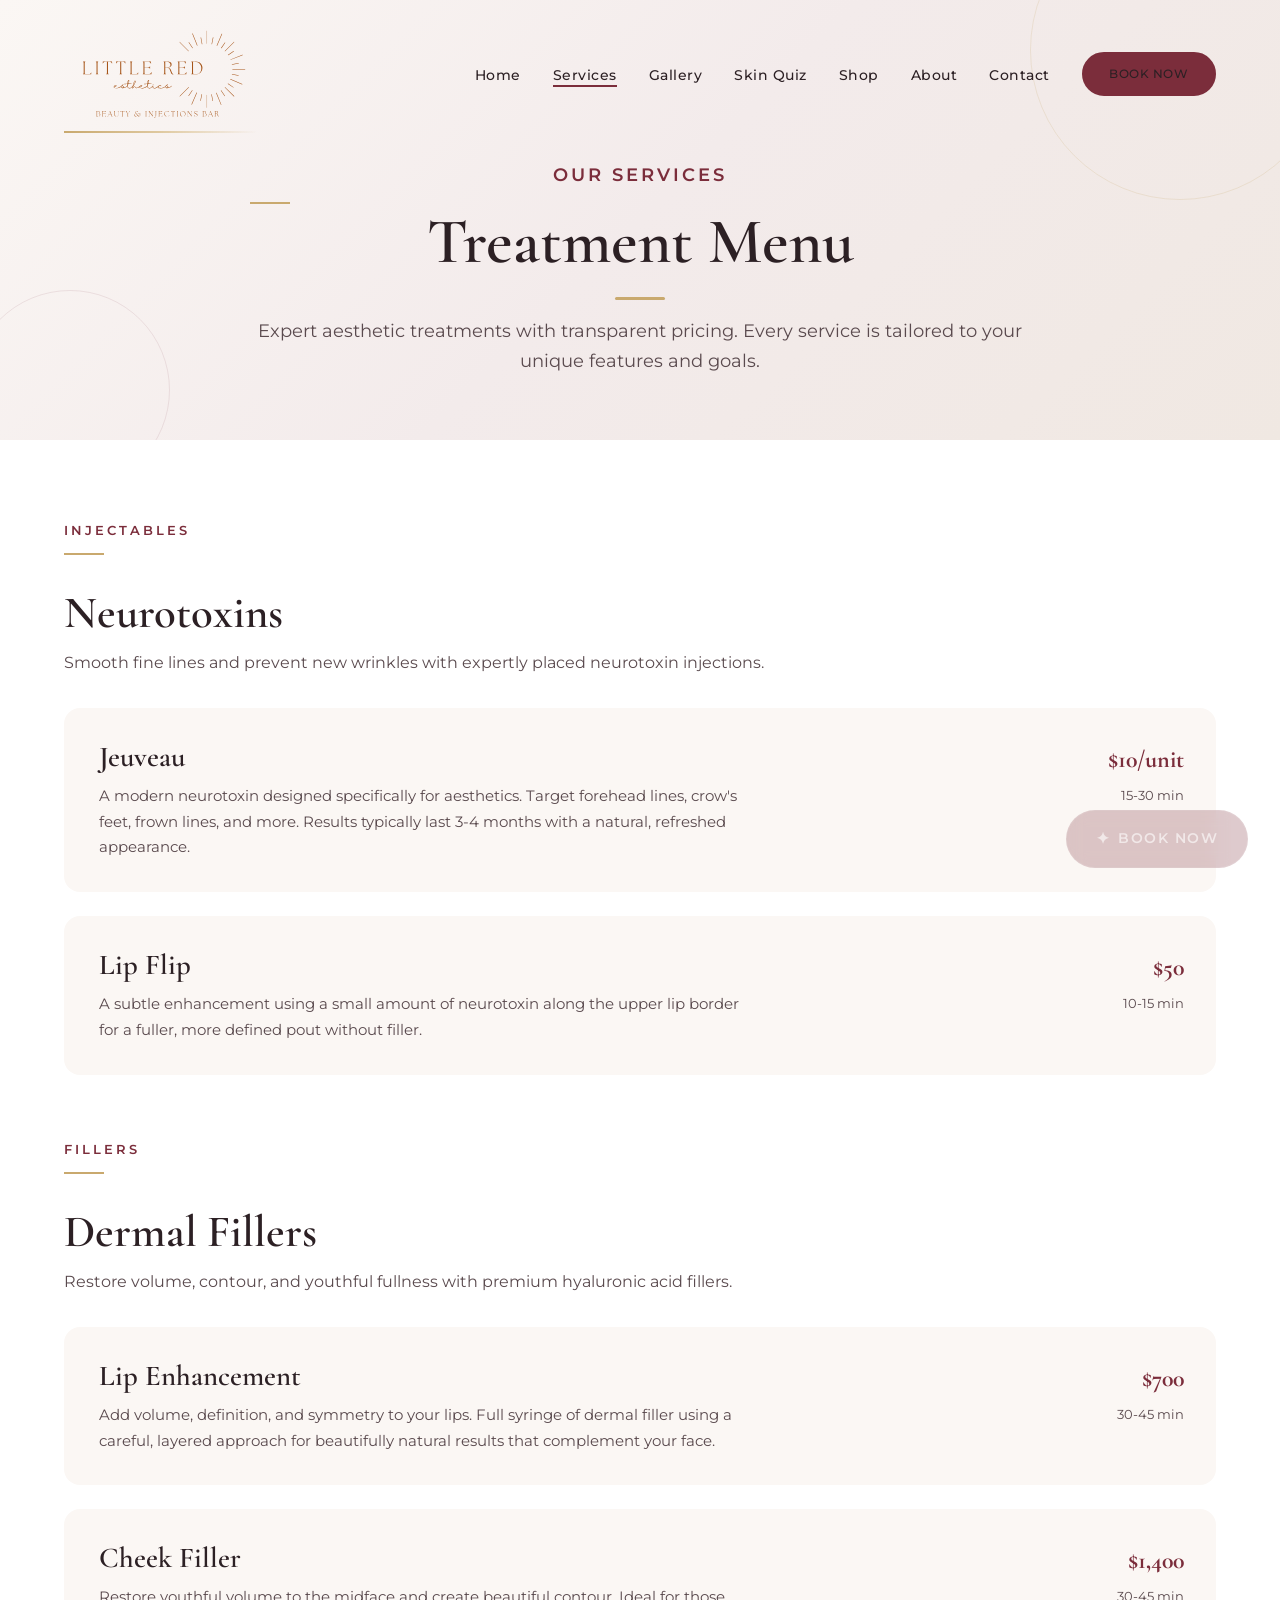
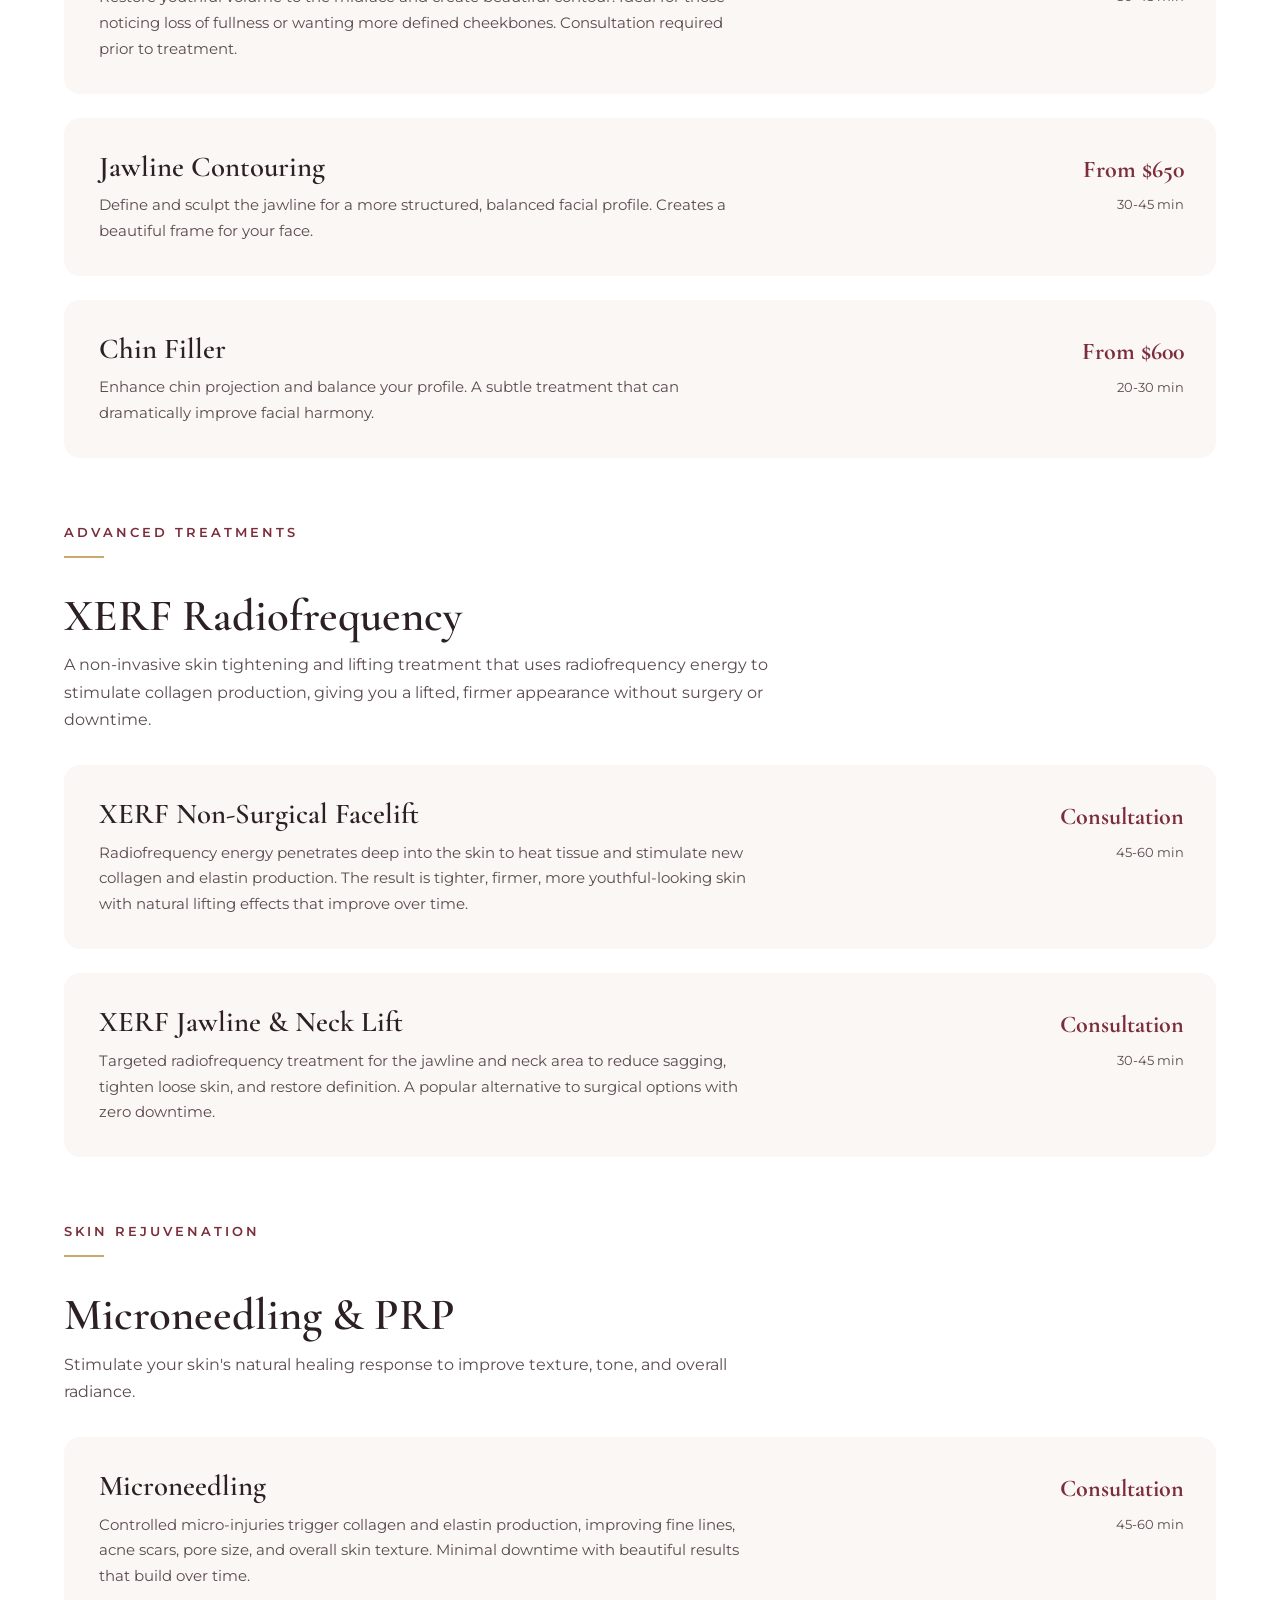
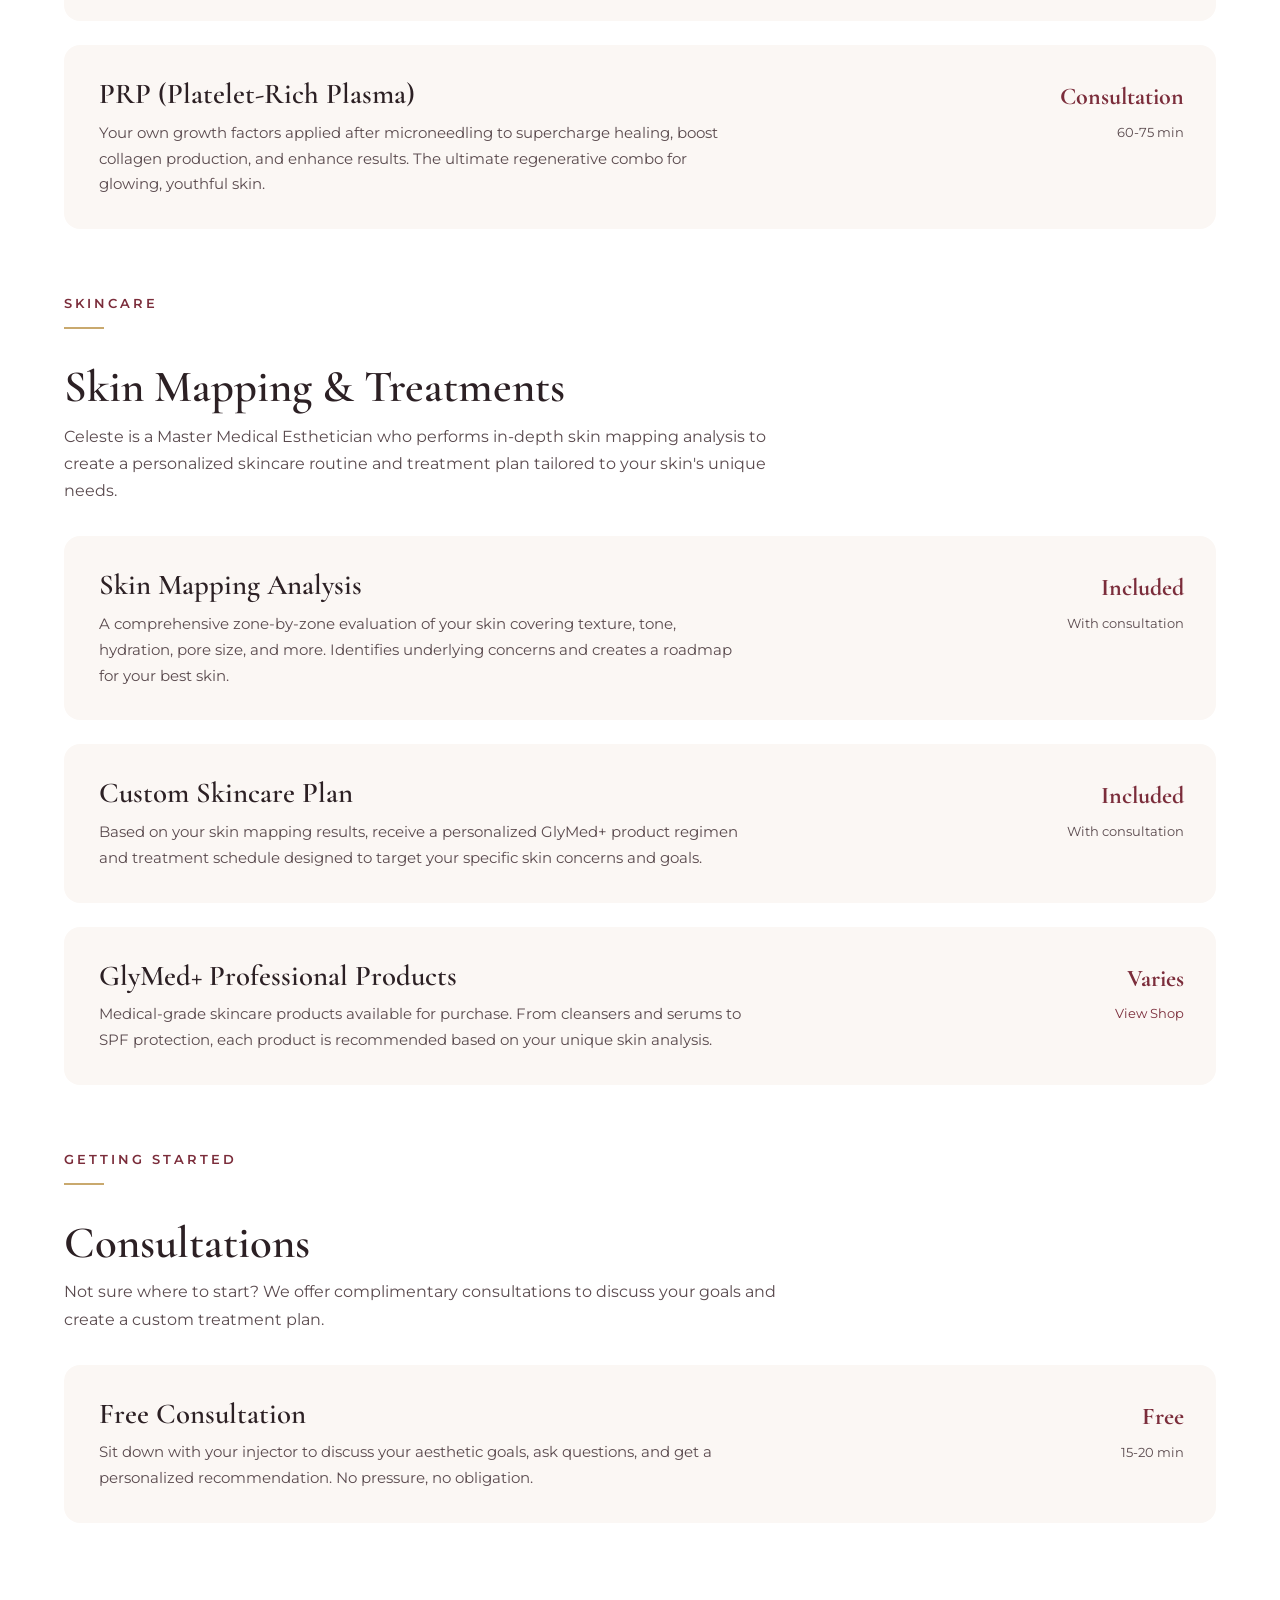
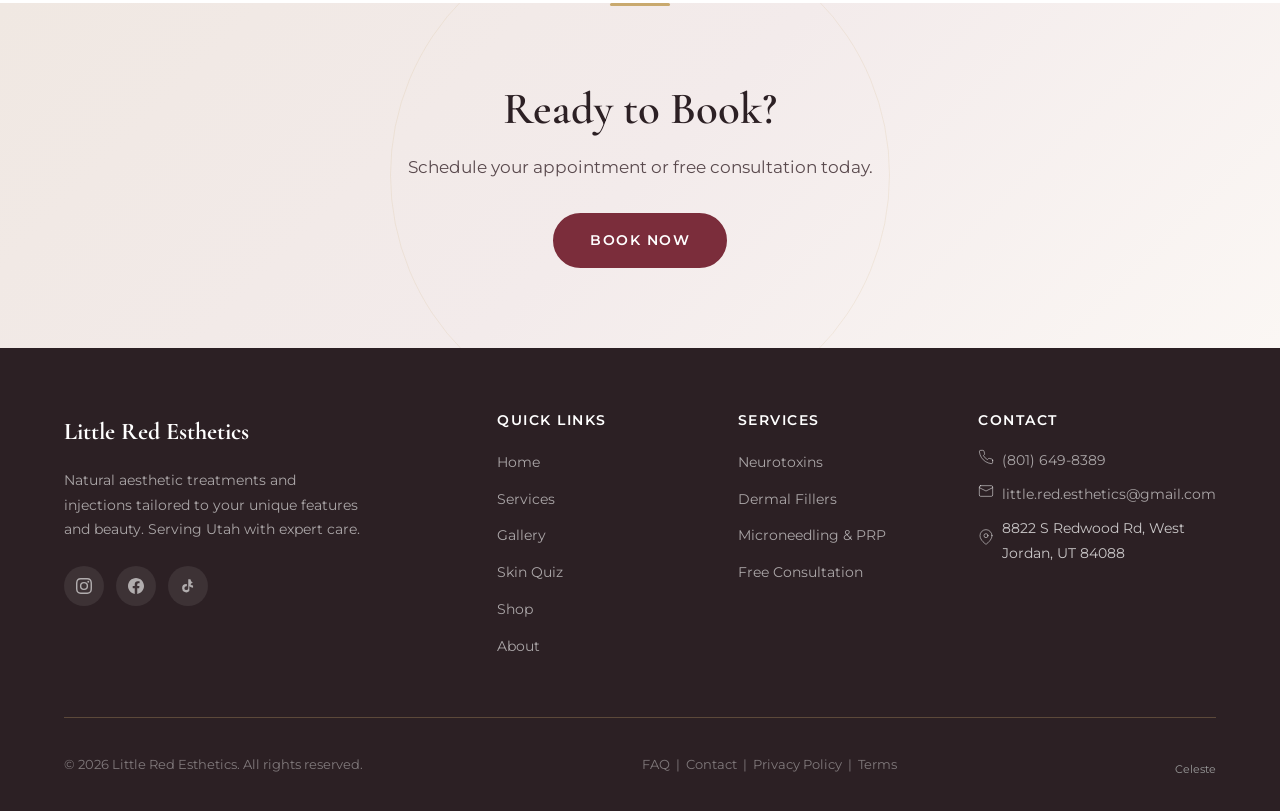
<file: services.html>
<!DOCTYPE html>
<html lang="en">
<head>
  <meta charset="UTF-8">
  <meta name="viewport" content="width=device-width, initial-scale=1.0">
  <title>Services | Little Red Esthetics - Nurse Injector Utah</title>
  <meta name="description" content="Explore our full menu of aesthetic services including Jeuveau, dermal fillers, lip enhancement, microneedling, and skin treatments. Transparent pricing and expert care.">
  <meta name="keywords" content="Jeuveau pricing Utah, lip filler cost, dermal filler services, nurse injector services, aesthetic treatments menu, microneedling Utah, PRP therapy">

  <meta property="og:title" content="Services | Little Red Esthetics">
  <meta property="og:description" content="Full service menu with transparent pricing. Jeuveau, fillers, lip enhancement, microneedling, and more.">
  <meta property="og:type" content="website">
  <meta property="og:url" content="https://www.littleredesthetics.com/services.html">
  <meta property="og:image" content="https://www.littleredesthetics.com/images/celeste-portrait.jpg">

  <meta name="twitter:card" content="summary_large_image">
  <meta name="twitter:title" content="Services & Pricing | Little Red Esthetics">
  <meta name="twitter:description" content="Full service menu with transparent pricing. Jeuveau, fillers, lip enhancement, microneedling, and more.">
  <meta name="twitter:image" content="https://www.littleredesthetics.com/images/celeste-portrait.jpg">

  <link rel="canonical" href="https://www.littleredesthetics.com/services.html">

  <link rel="preconnect" href="https://fonts.googleapis.com">
  <link rel="preconnect" href="https://fonts.gstatic.com" crossorigin>
  <link href="https://fonts.googleapis.com/css2?family=Cormorant+Garamond:ital,wght@0,400;0,600;0,700;1,400;1,600&family=Montserrat:wght@300;400;500;600;700&display=swap" rel="stylesheet">
  <link rel="icon" type="image/svg+xml" href="images/favicon.svg">
  <link rel="stylesheet" href="css/styles.css">

  <script type="application/ld+json">
  {
    "@context": "https://schema.org",
    "@type": "HealthAndBeautyBusiness",
    "name": "Little Red Esthetics",
    "url": "https://www.littleredesthetics.com",
    "telephone": "+1-801-649-8389",
    "address": {
      "@type": "PostalAddress",
      "streetAddress": "8822 S Redwood Road",
      "addressLocality": "West Jordan",
      "addressRegion": "UT",
      "postalCode": "84088",
      "addressCountry": "US"
    },
    "hasOfferCatalog": {
      "@type": "OfferCatalog",
      "name": "Aesthetic Services",
      "itemListElement": [
        {
          "@type": "Offer",
          "itemOffered": {
            "@type": "Service",
            "name": "Jeuveau (Neurotoxin)",
            "description": "Smooth fine lines and prevent new wrinkles with expertly placed neurotoxin injections."
          },
          "price": "10",
          "priceCurrency": "USD",
          "unitText": "per unit"
        },
        {
          "@type": "Offer",
          "itemOffered": {
            "@type": "Service",
            "name": "Lip Flip",
            "description": "Subtle enhancement that flips the upper lip outward for a fuller appearance without filler."
          },
          "price": "50",
          "priceCurrency": "USD"
        },
        {
          "@type": "Offer",
          "itemOffered": {
            "@type": "Service",
            "name": "Lip Filler",
            "description": "Full syringe lip enhancement using the Russian lip technique for natural, balanced results."
          },
          "price": "700",
          "priceCurrency": "USD"
        },
        {
          "@type": "Offer",
          "itemOffered": {
            "@type": "Service",
            "name": "Cheek Filler",
            "description": "Restore volume and lift to the midface for a youthful, sculpted appearance. Consultation required. Prices can range from $700 or less up to $1,400+."
          },
          "priceCurrency": "USD",
          "priceSpecification": {
            "@type": "PriceSpecification",
            "minPrice": "700",
            "maxPrice": "1400",
            "priceCurrency": "USD"
          }
        },
        {
          "@type": "Offer",
          "itemOffered": {
            "@type": "Service",
            "name": "Microneedling with PRP",
            "description": "Stimulate collagen production and skin renewal with microneedling combined with platelet-rich plasma."
          },
          "price": "350",
          "priceCurrency": "USD"
        }
      ]
    }
  }
  </script>
</head>
<body>

  <!-- Navigation -->
  <nav class="navbar scrolled">
    <div class="container">
      <a href="index.html" class="nav-brand"><img src="images/nav-logo.svg" alt="Little Red Esthetics"><span class="brand-text">Little Red Esthetics</span></a>
      <div class="nav-overlay"></div>
      <ul class="nav-links">
        <li><a href="index.html">Home</a></li>
        <li><a href="services.html" class="active">Services</a></li>
        <li><a href="gallery.html">Gallery</a></li>
        <li><a href="quiz.html">Skin Quiz</a></li>
        <li><a href="shop.html">Shop</a></li>
        <li><a href="about.html">About</a></li>
        <li><a href="contact.html">Contact</a></li>
        <li><a href="https://mysite.vagaro.com/littleredesthetics/services" target="_blank" rel="noopener" class="btn btn-primary">Book Now</a></li>
      </ul>
      <button class="nav-toggle" aria-label="Toggle navigation">
        <span></span>
        <span></span>
        <span></span>
      </button>
    </div>
  </nav>

  <!-- Page Hero -->
  <section class="page-hero">
    <div class="container">
      <p class="section-label">Our Services</p>
      <h1>Treatment Menu</h1>
      <p>Expert aesthetic treatments with transparent pricing. Every service is tailored to your unique features and goals.</p>
    </div>
  </section>

  <!-- Services Full -->
  <section class="services-full">
    <div class="container">

      <!-- Injectables -->
      <div class="service-category fade-in">
        <p class="section-label">Injectables</p>
        <h2>Neurotoxins</h2>
        <p>Smooth fine lines and prevent new wrinkles with expertly placed neurotoxin injections.</p>

        <div class="service-list">
          <div class="service-item">
            <div class="service-item-content">
              <h3>Jeuveau</h3>
              <p>A modern neurotoxin designed specifically for aesthetics. Target forehead lines, crow's feet, frown lines, and more. Results typically last 3-4 months with a natural, refreshed appearance.</p>
            </div>
            <div class="service-item-meta">
              <div class="service-price">$10/unit</div>
              <div class="service-duration">15-30 min</div>
            </div>
          </div>

          <div class="service-item">
            <div class="service-item-content">
              <h3>Lip Flip</h3>
              <p>A subtle enhancement using a small amount of neurotoxin along the upper lip border for a fuller, more defined pout without filler.</p>
            </div>
            <div class="service-item-meta">
              <div class="service-price">$50</div>
              <div class="service-duration">10-15 min</div>
            </div>
          </div>
        </div>
      </div>

      <!-- Fillers -->
      <div class="service-category fade-in">
        <p class="section-label">Fillers</p>
        <h2>Dermal Fillers</h2>
        <p>Restore volume, contour, and youthful fullness with premium hyaluronic acid fillers.</p>

        <div class="service-list">
          <div class="service-item">
            <div class="service-item-content">
              <h3>Lip Enhancement</h3>
              <p>Add volume, definition, and symmetry to your lips. Full syringe of dermal filler using a careful, layered approach for beautifully natural results that complement your face.</p>
            </div>
            <div class="service-item-meta">
              <div class="service-price">$700</div>
              <div class="service-duration">30-45 min</div>
            </div>
          </div>

          <div class="service-item">
            <div class="service-item-content">
              <h3>Cheek Filler</h3>
              <p>Restore youthful volume to the midface and create beautiful contour. Ideal for those noticing loss of fullness or wanting more defined cheekbones. Consultation required prior to treatment.</p>
            </div>
            <div class="service-item-meta">
              <div class="service-price">$1,400</div>
              <div class="service-duration">30-45 min</div>
            </div>
          </div>

          <div class="service-item">
            <div class="service-item-content">
              <h3>Jawline Contouring</h3>
              <p>Define and sculpt the jawline for a more structured, balanced facial profile. Creates a beautiful frame for your face.</p>
            </div>
            <div class="service-item-meta">
              <div class="service-price">From $650</div>
              <div class="service-duration">30-45 min</div>
            </div>
          </div>

          <div class="service-item">
            <div class="service-item-content">
              <h3>Chin Filler</h3>
              <p>Enhance chin projection and balance your profile. A subtle treatment that can dramatically improve facial harmony.</p>
            </div>
            <div class="service-item-meta">
              <div class="service-price">From $600</div>
              <div class="service-duration">20-30 min</div>
            </div>
          </div>
        </div>
      </div>

      <!-- XERF Radiofrequency -->
      <div class="service-category fade-in">
        <p class="section-label">Advanced Treatments</p>
        <h2>XERF Radiofrequency</h2>
        <p>A non-invasive skin tightening and lifting treatment that uses radiofrequency energy to stimulate collagen production, giving you a lifted, firmer appearance without surgery or downtime.</p>

        <div class="service-list">
          <div class="service-item">
            <div class="service-item-content">
              <h3>XERF Non-Surgical Facelift</h3>
              <p>Radiofrequency energy penetrates deep into the skin to heat tissue and stimulate new collagen and elastin production. The result is tighter, firmer, more youthful-looking skin with natural lifting effects that improve over time.</p>
            </div>
            <div class="service-item-meta">
              <div class="service-price">Consultation</div>
              <div class="service-duration">45-60 min</div>
            </div>
          </div>

          <div class="service-item">
            <div class="service-item-content">
              <h3>XERF Jawline & Neck Lift</h3>
              <p>Targeted radiofrequency treatment for the jawline and neck area to reduce sagging, tighten loose skin, and restore definition. A popular alternative to surgical options with zero downtime.</p>
            </div>
            <div class="service-item-meta">
              <div class="service-price">Consultation</div>
              <div class="service-duration">30-45 min</div>
            </div>
          </div>
        </div>
      </div>

      <!-- Microneedling & PRP -->
      <div class="service-category fade-in">
        <p class="section-label">Skin Rejuvenation</p>
        <h2>Microneedling & PRP</h2>
        <p>Stimulate your skin's natural healing response to improve texture, tone, and overall radiance.</p>

        <div class="service-list">
          <div class="service-item">
            <div class="service-item-content">
              <h3>Microneedling</h3>
              <p>Controlled micro-injuries trigger collagen and elastin production, improving fine lines, acne scars, pore size, and overall skin texture. Minimal downtime with beautiful results that build over time.</p>
            </div>
            <div class="service-item-meta">
              <div class="service-price">Consultation</div>
              <div class="service-duration">45-60 min</div>
            </div>
          </div>

          <div class="service-item">
            <div class="service-item-content">
              <h3>PRP (Platelet-Rich Plasma)</h3>
              <p>Your own growth factors applied after microneedling to supercharge healing, boost collagen production, and enhance results. The ultimate regenerative combo for glowing, youthful skin.</p>
            </div>
            <div class="service-item-meta">
              <div class="service-price">Consultation</div>
              <div class="service-duration">60-75 min</div>
            </div>
          </div>
        </div>
      </div>

      <!-- Skincare & Skin Mapping -->
      <div id="skincare" class="service-category fade-in">
        <p class="section-label">Skincare</p>
        <h2>Skin Mapping & Treatments</h2>
        <p>Celeste is a Master Medical Esthetician who performs in-depth skin mapping analysis to create a personalized skincare routine and treatment plan tailored to your skin's unique needs.</p>

        <div class="service-list">
          <div class="service-item">
            <div class="service-item-content">
              <h3>Skin Mapping Analysis</h3>
              <p>A comprehensive zone-by-zone evaluation of your skin covering texture, tone, hydration, pore size, and more. Identifies underlying concerns and creates a roadmap for your best skin.</p>
            </div>
            <div class="service-item-meta">
              <div class="service-price">Included</div>
              <div class="service-duration">With consultation</div>
            </div>
          </div>

          <div class="service-item">
            <div class="service-item-content">
              <h3>Custom Skincare Plan</h3>
              <p>Based on your skin mapping results, receive a personalized GlyMed+ product regimen and treatment schedule designed to target your specific skin concerns and goals.</p>
            </div>
            <div class="service-item-meta">
              <div class="service-price">Included</div>
              <div class="service-duration">With consultation</div>
            </div>
          </div>

          <div class="service-item">
            <div class="service-item-content">
              <h3>GlyMed+ Professional Products</h3>
              <p>Medical-grade skincare products available for purchase. From cleansers and serums to SPF protection, each product is recommended based on your unique skin analysis.</p>
            </div>
            <div class="service-item-meta">
              <div class="service-price">Varies</div>
              <div class="service-duration"><a href="shop.html" style="color: var(--burgundy);">View Shop</a></div>
            </div>
          </div>
        </div>
      </div>

      <!-- Consultations -->
      <div class="service-category fade-in">
        <p class="section-label">Getting Started</p>
        <h2>Consultations</h2>
        <p>Not sure where to start? We offer complimentary consultations to discuss your goals and create a custom treatment plan.</p>

        <div class="service-list">
          <div class="service-item">
            <div class="service-item-content">
              <h3>Free Consultation</h3>
              <p>Sit down with your injector to discuss your aesthetic goals, ask questions, and get a personalized recommendation. No pressure, no obligation.</p>
            </div>
            <div class="service-item-meta">
              <div class="service-price">Free</div>
              <div class="service-duration">15-20 min</div>
            </div>
          </div>
        </div>
      </div>

    </div>
  </section>

  <!-- CTA -->
  <section class="cta-section">
    <div class="container">
      <h2 class="fade-in">Ready to Book?</h2>
      <p class="fade-in">Schedule your appointment or free consultation today.</p>
      <a href="https://mysite.vagaro.com/littleredesthetics/services" target="_blank" rel="noopener" class="btn btn-primary fade-in">Book Now</a>
    </div>
  </section>

  <!-- Footer -->
  <footer class="footer">
    <div class="container">
      <div class="footer-grid">
        <div>
          <div class="footer-brand">Little Red Esthetics</div>
          <p class="footer-desc">Natural aesthetic treatments and injections tailored to your unique features and beauty. Serving Utah with expert care.</p>
          <div class="footer-social">
            <a href="https://www.instagram.com/littleredesthetics" target="_blank" rel="noopener" aria-label="Instagram"><svg class="social-icon-svg" viewBox="0 0 24 24"><path d="M12 2.163c3.204 0 3.584.012 4.85.07 3.252.148 4.771 1.691 4.919 4.919.058 1.265.069 1.645.069 4.849 0 3.205-.012 3.584-.069 4.849-.149 3.225-1.664 4.771-4.919 4.919-1.266.058-1.644.07-4.85.07-3.204 0-3.584-.012-4.849-.07-3.26-.149-4.771-1.699-4.919-4.92-.058-1.265-.07-1.644-.07-4.849 0-3.204.013-3.583.07-4.849.149-3.227 1.664-4.771 4.919-4.919 1.266-.057 1.645-.069 4.849-.069zM12 0C8.741 0 8.333.014 7.053.072 2.695.272.273 2.69.073 7.052.014 8.333 0 8.741 0 12c0 3.259.014 3.668.072 4.948.2 4.358 2.618 6.78 6.98 6.98C8.333 23.986 8.741 24 12 24c3.259 0 3.668-.014 4.948-.072 4.354-.2 6.782-2.618 6.979-6.98.059-1.28.073-1.689.073-4.948 0-3.259-.014-3.667-.072-4.947-.196-4.354-2.617-6.78-6.979-6.98C16.67.014 16.259 0 12 0zm0 5.838a6.162 6.162 0 100 12.324 6.162 6.162 0 000-12.324zM12 16a4 4 0 110-8 4 4 0 010 8zm6.406-11.845a1.44 1.44 0 100 2.881 1.44 1.44 0 000-2.881z"/></svg></a>
            <a href="https://www.facebook.com/littleredesthetics" target="_blank" rel="noopener" aria-label="Facebook"><svg class="social-icon-svg" viewBox="0 0 24 24"><path d="M24 12.073c0-6.627-5.373-12-12-12s-12 5.373-12 12c0 5.99 4.388 10.954 10.125 11.854v-8.385H7.078v-3.47h3.047V9.43c0-3.007 1.792-4.669 4.533-4.669 1.312 0 2.686.235 2.686.235v2.953H15.83c-1.491 0-1.956.925-1.956 1.874v2.25h3.328l-.532 3.47h-2.796v8.385C19.612 23.027 24 18.062 24 12.073z"/></svg></a>
            <a href="https://www.tiktok.com/@littleredesthetics" target="_blank" rel="noopener" aria-label="TikTok"><svg class="social-icon-svg" viewBox="0 0 24 24"><path d="M19.59 6.69a4.83 4.83 0 01-3.77-4.25V2h-3.45v13.67a2.89 2.89 0 01-2.88 2.5 2.89 2.89 0 01-2.89-2.89 2.89 2.89 0 012.89-2.89c.28 0 .54.04.79.1v-3.5a6.37 6.37 0 00-.79-.05A6.34 6.34 0 003.15 15.2a6.34 6.34 0 0010.86 4.46v-7.15a8.16 8.16 0 005.58 2.2v-3.45a4.85 4.85 0 01-3.77-1.8v-.01l2.77-2.76z"/></svg></a>
          </div>
        </div>
        <div>
          <h4>Quick Links</h4>
          <ul>
            <li><a href="index.html">Home</a></li>
            <li><a href="services.html">Services</a></li>
            <li><a href="gallery.html">Gallery</a></li>
            <li><a href="quiz.html">Skin Quiz</a></li>
            <li><a href="shop.html">Shop</a></li>
            <li><a href="about.html">About</a></li>
          </ul>
        </div>
        <div>
          <h4>Services</h4>
          <ul>
            <li><a href="services.html">Neurotoxins</a></li>
            <li><a href="services.html">Dermal Fillers</a></li>
            <li><a href="services.html">Microneedling & PRP</a></li>
            <li><a href="services.html">Free Consultation</a></li>
          </ul>
        </div>
        <div>
          <h4>Contact</h4>
          <div class="footer-contact-item">
            <span class="footer-contact-icon"><svg class="icon-svg" viewBox="0 0 24 24"><path d="M22 16.92v3a2 2 0 0 1-2.18 2 19.79 19.79 0 0 1-8.63-3.07 19.5 19.5 0 0 1-6-6 19.79 19.79 0 0 1-3.07-8.67A2 2 0 0 1 4.11 2h3a2 2 0 0 1 2 1.72c.127.96.361 1.903.7 2.81a2 2 0 0 1-.45 2.11L8.09 9.91a16 16 0 0 0 6 6l1.27-1.27a2 2 0 0 1 2.11-.45c.907.339 1.85.573 2.81.7A2 2 0 0 1 22 16.92z"/></svg></span>
            <a href="tel:8016498389">(801) 649-8389</a>
          </div>
          <div class="footer-contact-item">
            <span class="footer-contact-icon"><svg class="icon-svg" viewBox="0 0 24 24"><rect x="2" y="4" width="20" height="16" rx="2"/><path d="M22 7l-10 5L2 7"/></svg></span>
            <a href="mailto:little.red.esthetics@gmail.com">little.red.esthetics@gmail.com</a>
          </div>
          <div class="footer-contact-item">
            <span class="footer-contact-icon"><svg class="icon-svg" viewBox="0 0 24 24"><path d="M21 10c0 7-9 13-9 13s-9-6-9-13a9 9 0 0 1 18 0z"/><circle cx="12" cy="10" r="3"/></svg></span>
            <span>8822 S Redwood Rd, West Jordan, UT 84088</span>
          </div>
        </div>
      </div>
      <div class="footer-bottom">
        <p>&copy; 2026 Little Red Esthetics. All rights reserved.</p>
        <p><a href="faq.html">FAQ</a> &nbsp;|&nbsp; <a href="contact.html">Contact</a> &nbsp;|&nbsp; <a href="privacy.html">Privacy Policy</a> &nbsp;|&nbsp; <a href="terms.html">Terms</a></p>
        <p style="margin-top: 0.5rem;"><a href="celeste-admin.html" style="color: #999; font-size: 0.7rem; text-decoration: none;">Celeste</a></p>
      </div>
    </div>
  </footer>

  <!-- Floating Book CTA -->
  <a href="https://mysite.vagaro.com/littleredesthetics/services" target="_blank" rel="noopener" class="floating-cta">
    <span class="cta-sparkle">&#10022;</span> Book Now
  </a>

  <script src="js/main.js"></script>
</body>
</html>
</file>
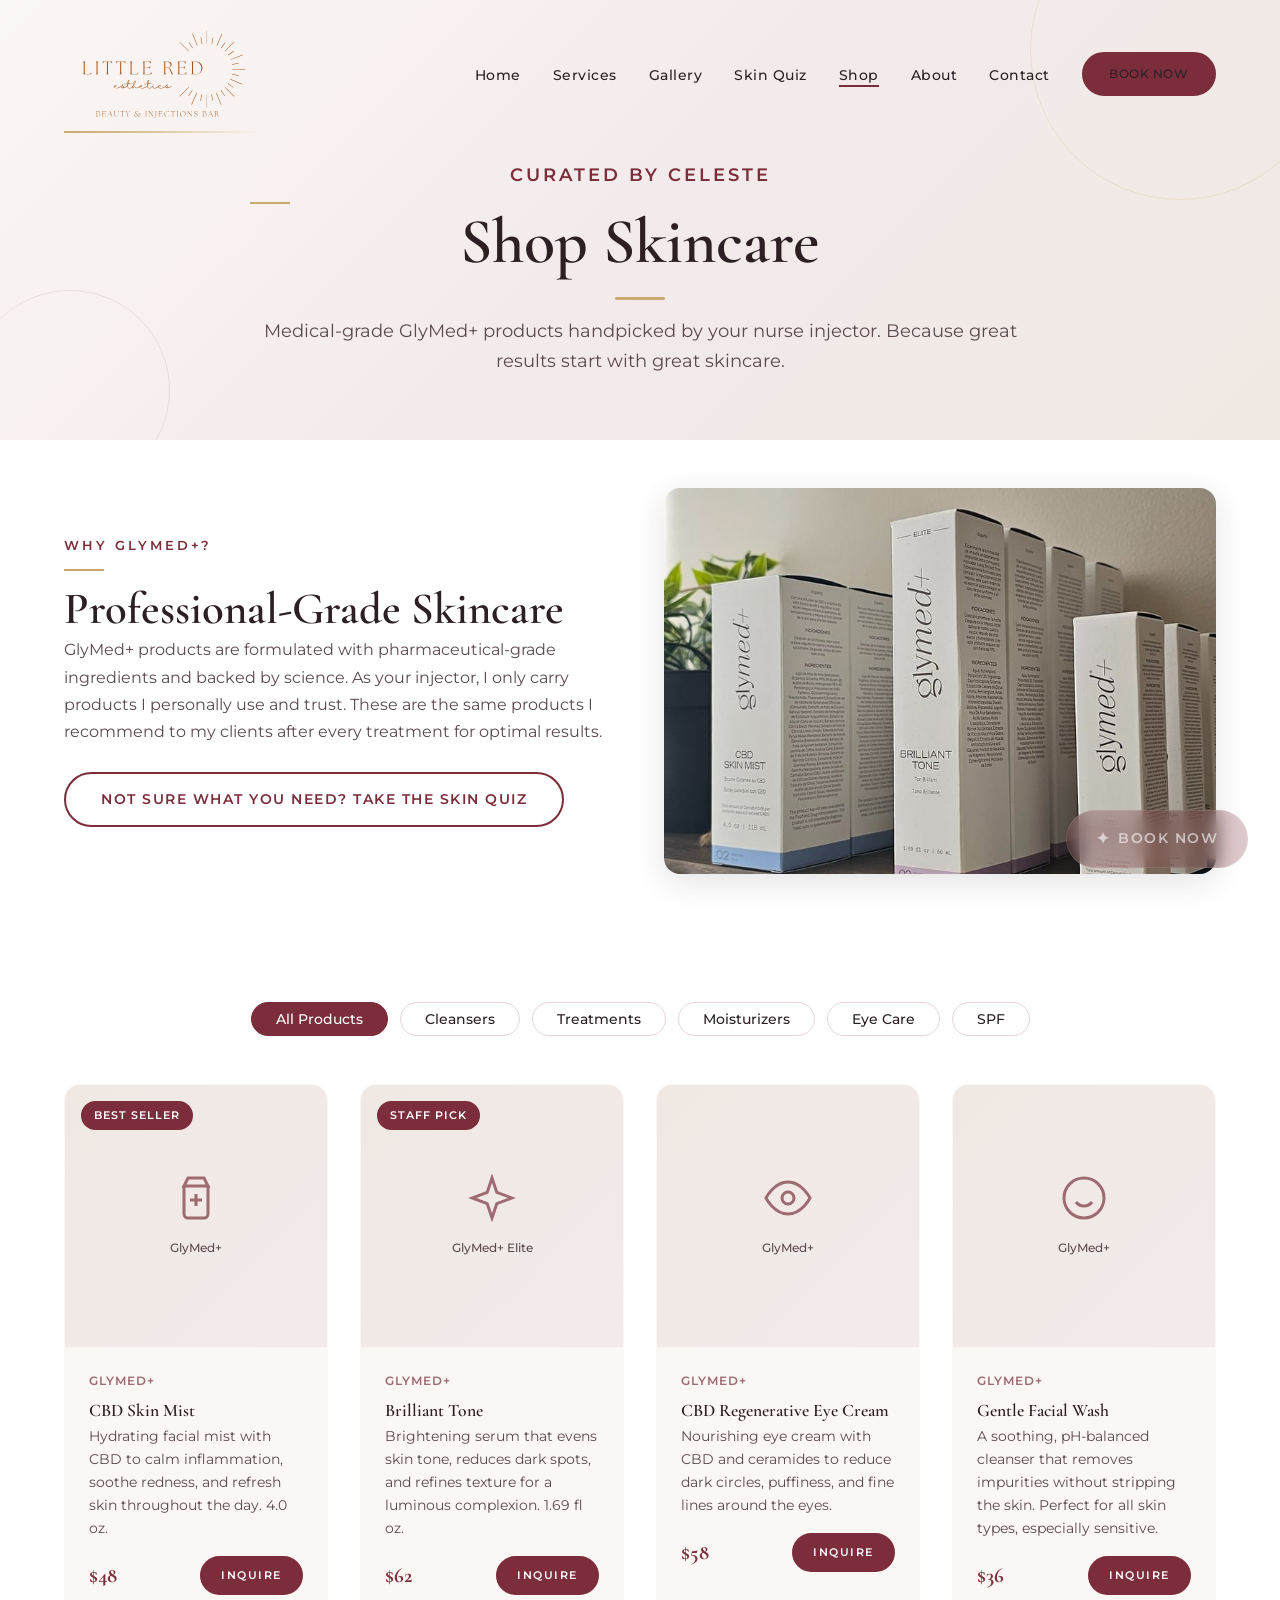
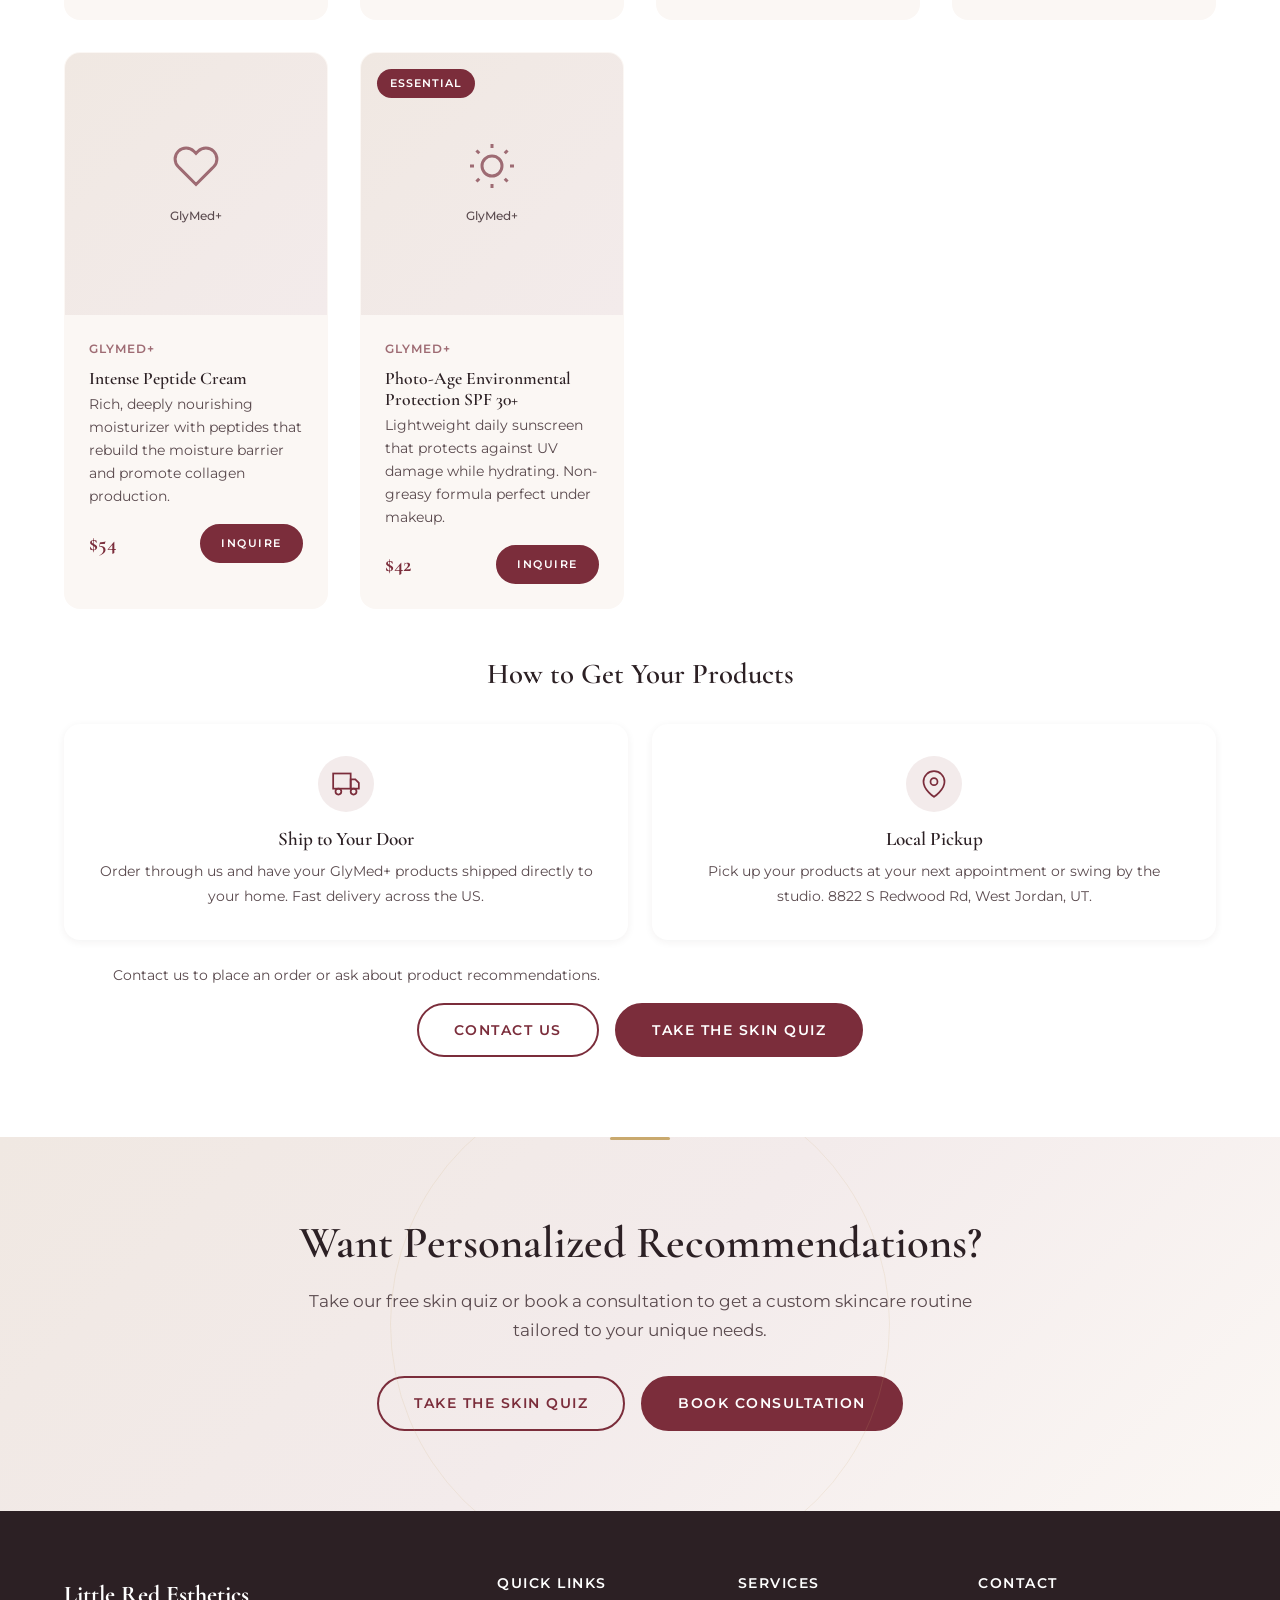
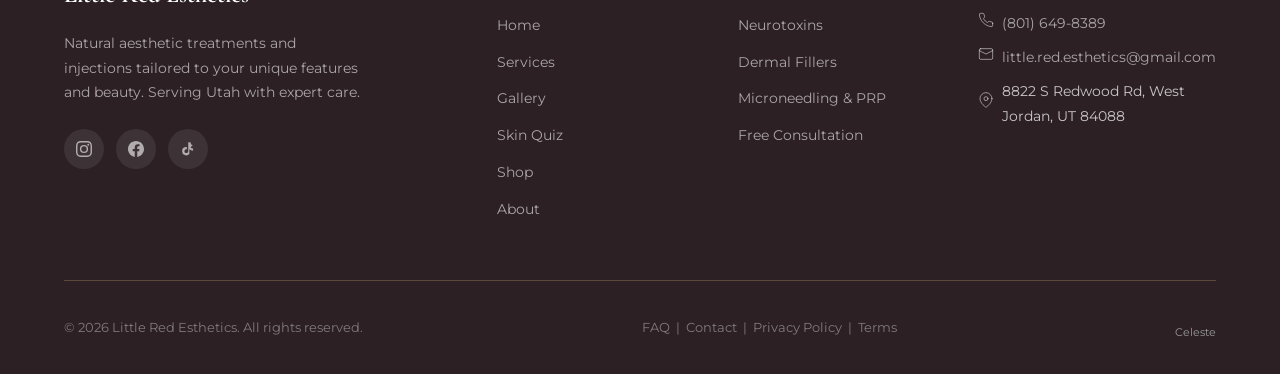
<file: shop.html>
<!DOCTYPE html>
<html lang="en">
<head>
  <meta charset="UTF-8">
  <meta name="viewport" content="width=device-width, initial-scale=1.0">
  <title>Shop | Little Red Esthetics - GlyMed+ Skincare Products</title>
  <meta name="description" content="Shop professional GlyMed+ skincare products recommended by your nurse injector. Medical-grade skincare for every skin type, available at Little Red Esthetics.">
  <meta name="keywords" content="GlyMed+ products, medical grade skincare, professional skincare Utah, buy skincare products, CBD skin mist, brilliant tone">

  <meta property="og:title" content="Shop | Little Red Esthetics">
  <meta property="og:description" content="Professional GlyMed+ skincare products handpicked by your nurse injector.">
  <meta property="og:type" content="website">
  <meta property="og:url" content="https://www.littleredesthetics.com/shop.html">
  <meta property="og:image" content="https://www.littleredesthetics.com/images/celeste-portrait.jpg">

  <meta name="twitter:card" content="summary_large_image">
  <meta name="twitter:title" content="Shop GlyMed+ Skincare | Little Red Esthetics">
  <meta name="twitter:description" content="Professional GlyMed+ skincare products handpicked by your nurse injector.">
  <meta name="twitter:image" content="https://www.littleredesthetics.com/images/celeste-portrait.jpg">

  <link rel="canonical" href="https://www.littleredesthetics.com/shop.html">

  <link rel="icon" type="image/svg+xml" href="images/favicon.svg">
  <link rel="preconnect" href="https://fonts.googleapis.com">
  <link rel="preconnect" href="https://fonts.gstatic.com" crossorigin>
  <link href="https://fonts.googleapis.com/css2?family=Cormorant+Garamond:ital,wght@0,400;0,600;0,700;1,400;1,600&family=Montserrat:wght@300;400;500;600;700&display=swap" rel="stylesheet">
  <link rel="stylesheet" href="css/styles.css">
</head>
<body>

  <!-- Navigation -->
  <nav class="navbar scrolled">
    <div class="container">
      <a href="index.html" class="nav-brand"><img src="images/nav-logo.svg" alt="Little Red Esthetics"><span class="brand-text">Little Red Esthetics</span></a>
      <div class="nav-overlay"></div>
      <ul class="nav-links">
        <li><a href="index.html">Home</a></li>
        <li><a href="services.html">Services</a></li>
        <li><a href="gallery.html">Gallery</a></li>
        <li><a href="quiz.html">Skin Quiz</a></li>
        <li><a href="shop.html" class="active">Shop</a></li>
        <li><a href="about.html">About</a></li>
        <li><a href="contact.html">Contact</a></li>
        <li><a href="https://mysite.vagaro.com/littleredesthetics/services" target="_blank" rel="noopener" class="btn btn-primary">Book Now</a></li>
      </ul>
      <button class="nav-toggle" aria-label="Toggle navigation">
        <span></span>
        <span></span>
        <span></span>
      </button>
    </div>
  </nav>

  <!-- Page Hero -->
  <section class="page-hero">
    <div class="container">
      <p class="section-label">Curated by Celeste</p>
      <h1>Shop Skincare</h1>
      <p>Medical-grade GlyMed+ products handpicked by your nurse injector. Because great results start with great skincare.</p>
    </div>
  </section>

  <!-- Shop Hero Banner -->
  <section style="background: var(--white); padding: 3rem 0;">
    <div class="container">
      <div style="display: grid; grid-template-columns: 1fr 1fr; gap: 3rem; align-items: center;" class="fade-in">
        <div>
          <p class="section-label">Why GlyMed+?</p>
          <h2>Professional-Grade Skincare</h2>
          <p>GlyMed+ products are formulated with pharmaceutical-grade ingredients and backed by science. As your injector, I only carry products I personally use and trust. These are the same products I recommend to my clients after every treatment for optimal results.</p>
          <br>
          <a href="quiz.html" class="btn btn-outline">Not sure what you need? Take the Skin Quiz</a>
        </div>
        <div style="border-radius: 16px; overflow: hidden; box-shadow: 0 8px 32px rgba(44,32,36,0.12);">
          <img src="images/treatment-room.jpg" alt="GlyMed+ skincare products at Little Red Esthetics" style="width: 100%; display: block;">
        </div>
      </div>
    </div>
  </section>

  <!-- Product Categories -->
  <section class="shop-section">
    <div class="container">

      <div class="shop-categories">
        <button class="filter-btn active" data-filter="all">All Products</button>
        <button class="filter-btn" data-filter="cleanser">Cleansers</button>
        <button class="filter-btn" data-filter="treatment">Treatments</button>
        <button class="filter-btn" data-filter="moisturizer">Moisturizers</button>
        <button class="filter-btn" data-filter="eye">Eye Care</button>
        <button class="filter-btn" data-filter="spf">SPF</button>
      </div>

      <div class="shop-grid">

        <!-- CBD Skin Mist -->
        <div class="product-card fade-in" data-category="treatment">
          <div class="product-card-image">
            <div style="width:100%; height:100%; display:flex; align-items:center; justify-content:center; background: linear-gradient(135deg, var(--cream-dark), var(--rose-light)); padding: 2rem;">
              <div style="text-align:center; color: var(--charcoal-light);">
                <svg style="width:48px; height:48px; stroke:var(--burgundy-muted); fill:none; stroke-width:1.5; margin-bottom:0.5rem;" viewBox="0 0 24 24"><path d="M8 2h8l2 4H6l2-4zM6 6v14a2 2 0 0 0 2 2h8a2 2 0 0 0 2-2V6"/><path d="M12 10v6"/><path d="M9 13h6"/></svg>
                <p style="font-size:0.75rem; font-weight:500;">GlyMed+</p>
              </div>
            </div>
            <span class="product-card-badge">Best Seller</span>
          </div>
          <div class="product-card-info">
            <div class="product-brand">GlyMed+</div>
            <h3>CBD Skin Mist</h3>
            <p>Hydrating facial mist with CBD to calm inflammation, soothe redness, and refresh skin throughout the day. 4.0 oz.</p>
            <div class="product-card-footer">
              <span class="product-price">$48</span>
              <a href="contact.html" class="btn btn-primary">Inquire</a>
            </div>
          </div>
        </div>

        <!-- Brilliant Tone -->
        <div class="product-card fade-in" data-category="treatment">
          <div class="product-card-image">
            <div style="width:100%; height:100%; display:flex; align-items:center; justify-content:center; background: linear-gradient(135deg, var(--cream-dark), var(--rose-light)); padding: 2rem;">
              <div style="text-align:center; color: var(--charcoal-light);">
                <svg style="width:48px; height:48px; stroke:var(--burgundy-muted); fill:none; stroke-width:1.5; margin-bottom:0.5rem;" viewBox="0 0 24 24"><path d="M12 2l2.4 7.2L22 12l-7.6 2.8L12 22l-2.4-7.2L2 12l7.6-2.8z"/></svg>
                <p style="font-size:0.75rem; font-weight:500;">GlyMed+ Elite</p>
              </div>
            </div>
            <span class="product-card-badge">Staff Pick</span>
          </div>
          <div class="product-card-info">
            <div class="product-brand">GlyMed+</div>
            <h3>Brilliant Tone</h3>
            <p>Brightening serum that evens skin tone, reduces dark spots, and refines texture for a luminous complexion. 1.69 fl oz.</p>
            <div class="product-card-footer">
              <span class="product-price">$62</span>
              <a href="contact.html" class="btn btn-primary">Inquire</a>
            </div>
          </div>
        </div>

        <!-- CBD Regenerative Eye Cream -->
        <div class="product-card fade-in" data-category="eye">
          <div class="product-card-image">
            <div style="width:100%; height:100%; display:flex; align-items:center; justify-content:center; background: linear-gradient(135deg, var(--cream-dark), var(--rose-light)); padding: 2rem;">
              <div style="text-align:center; color: var(--charcoal-light);">
                <svg style="width:48px; height:48px; stroke:var(--burgundy-muted); fill:none; stroke-width:1.5; margin-bottom:0.5rem;" viewBox="0 0 24 24"><path d="M1 12s4-8 11-8 11 8 11 8-4 8-11 8-11-8-11-8z"/><circle cx="12" cy="12" r="3"/></svg>
                <p style="font-size:0.75rem; font-weight:500;">GlyMed+</p>
              </div>
            </div>
          </div>
          <div class="product-card-info">
            <div class="product-brand">GlyMed+</div>
            <h3>CBD Regenerative Eye Cream</h3>
            <p>Nourishing eye cream with CBD and ceramides to reduce dark circles, puffiness, and fine lines around the eyes.</p>
            <div class="product-card-footer">
              <span class="product-price">$58</span>
              <a href="contact.html" class="btn btn-primary">Inquire</a>
            </div>
          </div>
        </div>

        <!-- Gentle Facial Wash -->
        <div class="product-card fade-in" data-category="cleanser">
          <div class="product-card-image">
            <div style="width:100%; height:100%; display:flex; align-items:center; justify-content:center; background: linear-gradient(135deg, var(--cream-dark), var(--rose-light)); padding: 2rem;">
              <div style="text-align:center; color: var(--charcoal-light);">
                <svg style="width:48px; height:48px; stroke:var(--burgundy-muted); fill:none; stroke-width:1.5; margin-bottom:0.5rem;" viewBox="0 0 24 24"><path d="M12 22c5.523 0 10-4.477 10-10S17.523 2 12 2 2 6.477 2 12s4.477 10 10 10z"/><path d="M8 14s1.5 2 4 2 4-2 4-2"/><path d="M9 9h.01M15 9h.01"/></svg>
                <p style="font-size:0.75rem; font-weight:500;">GlyMed+</p>
              </div>
            </div>
          </div>
          <div class="product-card-info">
            <div class="product-brand">GlyMed+</div>
            <h3>Gentle Facial Wash</h3>
            <p>A soothing, pH-balanced cleanser that removes impurities without stripping the skin. Perfect for all skin types, especially sensitive.</p>
            <div class="product-card-footer">
              <span class="product-price">$36</span>
              <a href="contact.html" class="btn btn-primary">Inquire</a>
            </div>
          </div>
        </div>

        <!-- Intense Peptide Cream -->
        <div class="product-card fade-in" data-category="moisturizer">
          <div class="product-card-image">
            <div style="width:100%; height:100%; display:flex; align-items:center; justify-content:center; background: linear-gradient(135deg, var(--cream-dark), var(--rose-light)); padding: 2rem;">
              <div style="text-align:center; color: var(--charcoal-light);">
                <svg style="width:48px; height:48px; stroke:var(--burgundy-muted); fill:none; stroke-width:1.5; margin-bottom:0.5rem;" viewBox="0 0 24 24"><path d="M20.84 4.61a5.5 5.5 0 0 0-7.78 0L12 5.67l-1.06-1.06a5.5 5.5 0 0 0-7.78 7.78l1.06 1.06L12 21.23l7.78-7.78 1.06-1.06a5.5 5.5 0 0 0 0-7.78z"/></svg>
                <p style="font-size:0.75rem; font-weight:500;">GlyMed+</p>
              </div>
            </div>
          </div>
          <div class="product-card-info">
            <div class="product-brand">GlyMed+</div>
            <h3>Intense Peptide Cream</h3>
            <p>Rich, deeply nourishing moisturizer with peptides that rebuild the moisture barrier and promote collagen production.</p>
            <div class="product-card-footer">
              <span class="product-price">$54</span>
              <a href="contact.html" class="btn btn-primary">Inquire</a>
            </div>
          </div>
        </div>

        <!-- Daily Defense SPF -->
        <div class="product-card fade-in" data-category="spf">
          <div class="product-card-image">
            <div style="width:100%; height:100%; display:flex; align-items:center; justify-content:center; background: linear-gradient(135deg, var(--cream-dark), var(--rose-light)); padding: 2rem;">
              <div style="text-align:center; color: var(--charcoal-light);">
                <svg style="width:48px; height:48px; stroke:var(--burgundy-muted); fill:none; stroke-width:1.5; margin-bottom:0.5rem;" viewBox="0 0 24 24"><circle cx="12" cy="12" r="5"/><path d="M12 1v2M12 21v2M4.22 4.22l1.42 1.42M18.36 18.36l1.42 1.42M1 12h2M21 12h2M4.22 19.78l1.42-1.42M18.36 5.64l1.42-1.42"/></svg>
                <p style="font-size:0.75rem; font-weight:500;">GlyMed+</p>
              </div>
            </div>
            <span class="product-card-badge">Essential</span>
          </div>
          <div class="product-card-info">
            <div class="product-brand">GlyMed+</div>
            <h3>Photo-Age Environmental Protection SPF 30+</h3>
            <p>Lightweight daily sunscreen that protects against UV damage while hydrating. Non-greasy formula perfect under makeup.</p>
            <div class="product-card-footer">
              <span class="product-price">$42</span>
              <a href="contact.html" class="btn btn-primary">Inquire</a>
            </div>
          </div>
        </div>

      </div>

      <!-- Fulfillment Options -->
      <div style="margin-top: 3rem;" class="fade-in">
        <h3 style="text-align: center; margin-bottom: 2rem;">How to Get Your Products</h3>
        <div style="display: grid; grid-template-columns: repeat(auto-fit, minmax(280px, 1fr)); gap: 1.5rem;">
          <div style="text-align: center; padding: 2rem; background: var(--white); border-radius: 16px; box-shadow: var(--shadow-sm);">
            <div style="width: 56px; height: 56px; margin: 0 auto 1rem; background: var(--rose-light); border-radius: 50%; display: flex; align-items: center; justify-content: center;">
              <svg style="width:28px; height:28px; stroke:var(--burgundy); fill:none; stroke-width:1.5;" viewBox="0 0 24 24"><rect x="1" y="3" width="15" height="13"/><polygon points="16 8 20 8 23 11 23 16 16 16 16 8"/><circle cx="5.5" cy="18.5" r="2.5"/><circle cx="18.5" cy="18.5" r="2.5"/></svg>
            </div>
            <h4 style="margin-bottom: 0.5rem;">Ship to Your Door</h4>
            <p style="font-size: 0.9rem; color: var(--charcoal-light);">Order through us and have your GlyMed+ products shipped directly to your home. Fast delivery across the US.</p>
          </div>
          <div style="text-align: center; padding: 2rem; background: var(--white); border-radius: 16px; box-shadow: var(--shadow-sm);">
            <div style="width: 56px; height: 56px; margin: 0 auto 1rem; background: var(--rose-light); border-radius: 50%; display: flex; align-items: center; justify-content: center;">
              <svg style="width:28px; height:28px; stroke:var(--burgundy); fill:none; stroke-width:1.5;" viewBox="0 0 24 24"><path d="M21 10c0 7-9 13-9 13s-9-6-9-13a9 9 0 0 1 18 0z"/><circle cx="12" cy="10" r="3"/></svg>
            </div>
            <h4 style="margin-bottom: 0.5rem;">Local Pickup</h4>
            <p style="font-size: 0.9rem; color: var(--charcoal-light);">Pick up your products at your next appointment or swing by the studio. 8822 S Redwood Rd, West Jordan, UT.</p>
          </div>
        </div>
        <p style="text-align: center; margin-top: 1.5rem; font-size: 0.85rem; color: var(--charcoal-light);">Contact us to place an order or ask about product recommendations.</p>
        <div style="display: flex; gap: 1rem; justify-content: center; flex-wrap: wrap; margin-top: 1rem;">
          <a href="contact.html" class="btn btn-outline">Contact Us</a>
          <a href="quiz.html" class="btn btn-primary">Take the Skin Quiz</a>
        </div>
      </div>

    </div>
  </section>

  <!-- CTA -->
  <section class="cta-section">
    <div class="container">
      <h2 class="fade-in">Want Personalized Recommendations?</h2>
      <p class="fade-in">Take our free skin quiz or book a consultation to get a custom skincare routine tailored to your unique needs.</p>
      <div style="display: flex; gap: 1rem; justify-content: center; flex-wrap: wrap;">
        <a href="quiz.html" class="btn btn-outline fade-in">Take the Skin Quiz</a>
        <a href="https://mysite.vagaro.com/littleredesthetics/services" target="_blank" rel="noopener" class="btn btn-primary fade-in">Book Consultation</a>
      </div>
    </div>
  </section>

  <!-- Footer -->
  <footer class="footer">
    <div class="container">
      <div class="footer-grid">
        <div>
          <div class="footer-brand">Little Red Esthetics</div>
          <p class="footer-desc">Natural aesthetic treatments and injections tailored to your unique features and beauty. Serving Utah with expert care.</p>
          <div class="footer-social">
            <a href="https://www.instagram.com/littleredesthetics" target="_blank" rel="noopener" aria-label="Instagram"><svg class="social-icon-svg" viewBox="0 0 24 24"><path d="M12 2.163c3.204 0 3.584.012 4.85.07 3.252.148 4.771 1.691 4.919 4.919.058 1.265.069 1.645.069 4.849 0 3.205-.012 3.584-.069 4.849-.149 3.225-1.664 4.771-4.919 4.919-1.266.058-1.644.07-4.85.07-3.204 0-3.584-.012-4.849-.07-3.26-.149-4.771-1.699-4.919-4.92-.058-1.265-.07-1.644-.07-4.849 0-3.204.013-3.583.07-4.849.149-3.227 1.664-4.771 4.919-4.919 1.266-.057 1.645-.069 4.849-.069zM12 0C8.741 0 8.333.014 7.053.072 2.695.272.273 2.69.073 7.052.014 8.333 0 8.741 0 12c0 3.259.014 3.668.072 4.948.2 4.358 2.618 6.78 6.98 6.98C8.333 23.986 8.741 24 12 24c3.259 0 3.668-.014 4.948-.072 4.354-.2 6.782-2.618 6.979-6.98.059-1.28.073-1.689.073-4.948 0-3.259-.014-3.667-.072-4.947-.196-4.354-2.617-6.78-6.979-6.98C16.67.014 16.259 0 12 0zm0 5.838a6.162 6.162 0 100 12.324 6.162 6.162 0 000-12.324zM12 16a4 4 0 110-8 4 4 0 010 8zm6.406-11.845a1.44 1.44 0 100 2.881 1.44 1.44 0 000-2.881z"/></svg></a>
            <a href="https://www.facebook.com/littleredesthetics" target="_blank" rel="noopener" aria-label="Facebook"><svg class="social-icon-svg" viewBox="0 0 24 24"><path d="M24 12.073c0-6.627-5.373-12-12-12s-12 5.373-12 12c0 5.99 4.388 10.954 10.125 11.854v-8.385H7.078v-3.47h3.047V9.43c0-3.007 1.792-4.669 4.533-4.669 1.312 0 2.686.235 2.686.235v2.953H15.83c-1.491 0-1.956.925-1.956 1.874v2.25h3.328l-.532 3.47h-2.796v8.385C19.612 23.027 24 18.062 24 12.073z"/></svg></a>
            <a href="https://www.tiktok.com/@littleredesthetics" target="_blank" rel="noopener" aria-label="TikTok"><svg class="social-icon-svg" viewBox="0 0 24 24"><path d="M19.59 6.69a4.83 4.83 0 01-3.77-4.25V2h-3.45v13.67a2.89 2.89 0 01-2.88 2.5 2.89 2.89 0 01-2.89-2.89 2.89 2.89 0 012.89-2.89c.28 0 .54.04.79.1v-3.5a6.37 6.37 0 00-.79-.05A6.34 6.34 0 003.15 15.2a6.34 6.34 0 0010.86 4.46v-7.15a8.16 8.16 0 005.58 2.2v-3.45a4.85 4.85 0 01-3.77-1.8v-.01l2.77-2.76z"/></svg></a>
          </div>
        </div>
        <div>
          <h4>Quick Links</h4>
          <ul>
            <li><a href="index.html">Home</a></li>
            <li><a href="services.html">Services</a></li>
            <li><a href="gallery.html">Gallery</a></li>
            <li><a href="quiz.html">Skin Quiz</a></li>
            <li><a href="shop.html">Shop</a></li>
            <li><a href="about.html">About</a></li>
          </ul>
        </div>
        <div>
          <h4>Services</h4>
          <ul>
            <li><a href="services.html">Neurotoxins</a></li>
            <li><a href="services.html">Dermal Fillers</a></li>
            <li><a href="services.html">Microneedling & PRP</a></li>
            <li><a href="services.html">Free Consultation</a></li>
          </ul>
        </div>
        <div>
          <h4>Contact</h4>
          <div class="footer-contact-item">
            <span class="footer-contact-icon"><svg class="icon-svg" viewBox="0 0 24 24"><path d="M22 16.92v3a2 2 0 0 1-2.18 2 19.79 19.79 0 0 1-8.63-3.07 19.5 19.5 0 0 1-6-6 19.79 19.79 0 0 1-3.07-8.67A2 2 0 0 1 4.11 2h3a2 2 0 0 1 2 1.72c.127.96.361 1.903.7 2.81a2 2 0 0 1-.45 2.11L8.09 9.91a16 16 0 0 0 6 6l1.27-1.27a2 2 0 0 1 2.11-.45c.907.339 1.85.573 2.81.7A2 2 0 0 1 22 16.92z"/></svg></span>
            <a href="tel:8016498389">(801) 649-8389</a>
          </div>
          <div class="footer-contact-item">
            <span class="footer-contact-icon"><svg class="icon-svg" viewBox="0 0 24 24"><rect x="2" y="4" width="20" height="16" rx="2"/><path d="M22 7l-10 5L2 7"/></svg></span>
            <a href="mailto:little.red.esthetics@gmail.com">little.red.esthetics@gmail.com</a>
          </div>
          <div class="footer-contact-item">
            <span class="footer-contact-icon"><svg class="icon-svg" viewBox="0 0 24 24"><path d="M21 10c0 7-9 13-9 13s-9-6-9-13a9 9 0 0 1 18 0z"/><circle cx="12" cy="10" r="3"/></svg></span>
            <span>8822 S Redwood Rd, West Jordan, UT 84088</span>
          </div>
        </div>
      </div>
      <div class="footer-bottom">
        <p>&copy; 2026 Little Red Esthetics. All rights reserved.</p>
        <p><a href="faq.html">FAQ</a> &nbsp;|&nbsp; <a href="contact.html">Contact</a> &nbsp;|&nbsp; <a href="privacy.html">Privacy Policy</a> &nbsp;|&nbsp; <a href="terms.html">Terms</a></p>
        <p style="margin-top: 0.5rem;"><a href="celeste-admin.html" style="color: #999; font-size: 0.7rem; text-decoration: none;">Celeste</a></p>
      </div>
    </div>
  </footer>

  <!-- Floating Book CTA -->
  <a href="https://mysite.vagaro.com/littleredesthetics/services" target="_blank" rel="noopener" class="floating-cta">
    <span class="cta-sparkle">&#10022;</span> Book Now
  </a>

  <script src="js/main.js"></script>
  <script>
    // Shop filter functionality
    document.addEventListener('DOMContentLoaded', () => {
      const buttons = document.querySelectorAll('.shop-categories .filter-btn');
      const items = document.querySelectorAll('.product-card');

      buttons.forEach(btn => {
        btn.addEventListener('click', () => {
          buttons.forEach(b => b.classList.remove('active'));
          btn.classList.add('active');

          const filter = btn.dataset.filter;

          items.forEach(item => {
            if (filter === 'all' || item.dataset.category === filter) {
              item.style.display = '';
              setTimeout(() => item.style.opacity = '1', 10);
            } else {
              item.style.opacity = '0';
              setTimeout(() => item.style.display = 'none', 300);
            }
          });
        });
      });
    });
  </script>
</body>
</html>
</file>
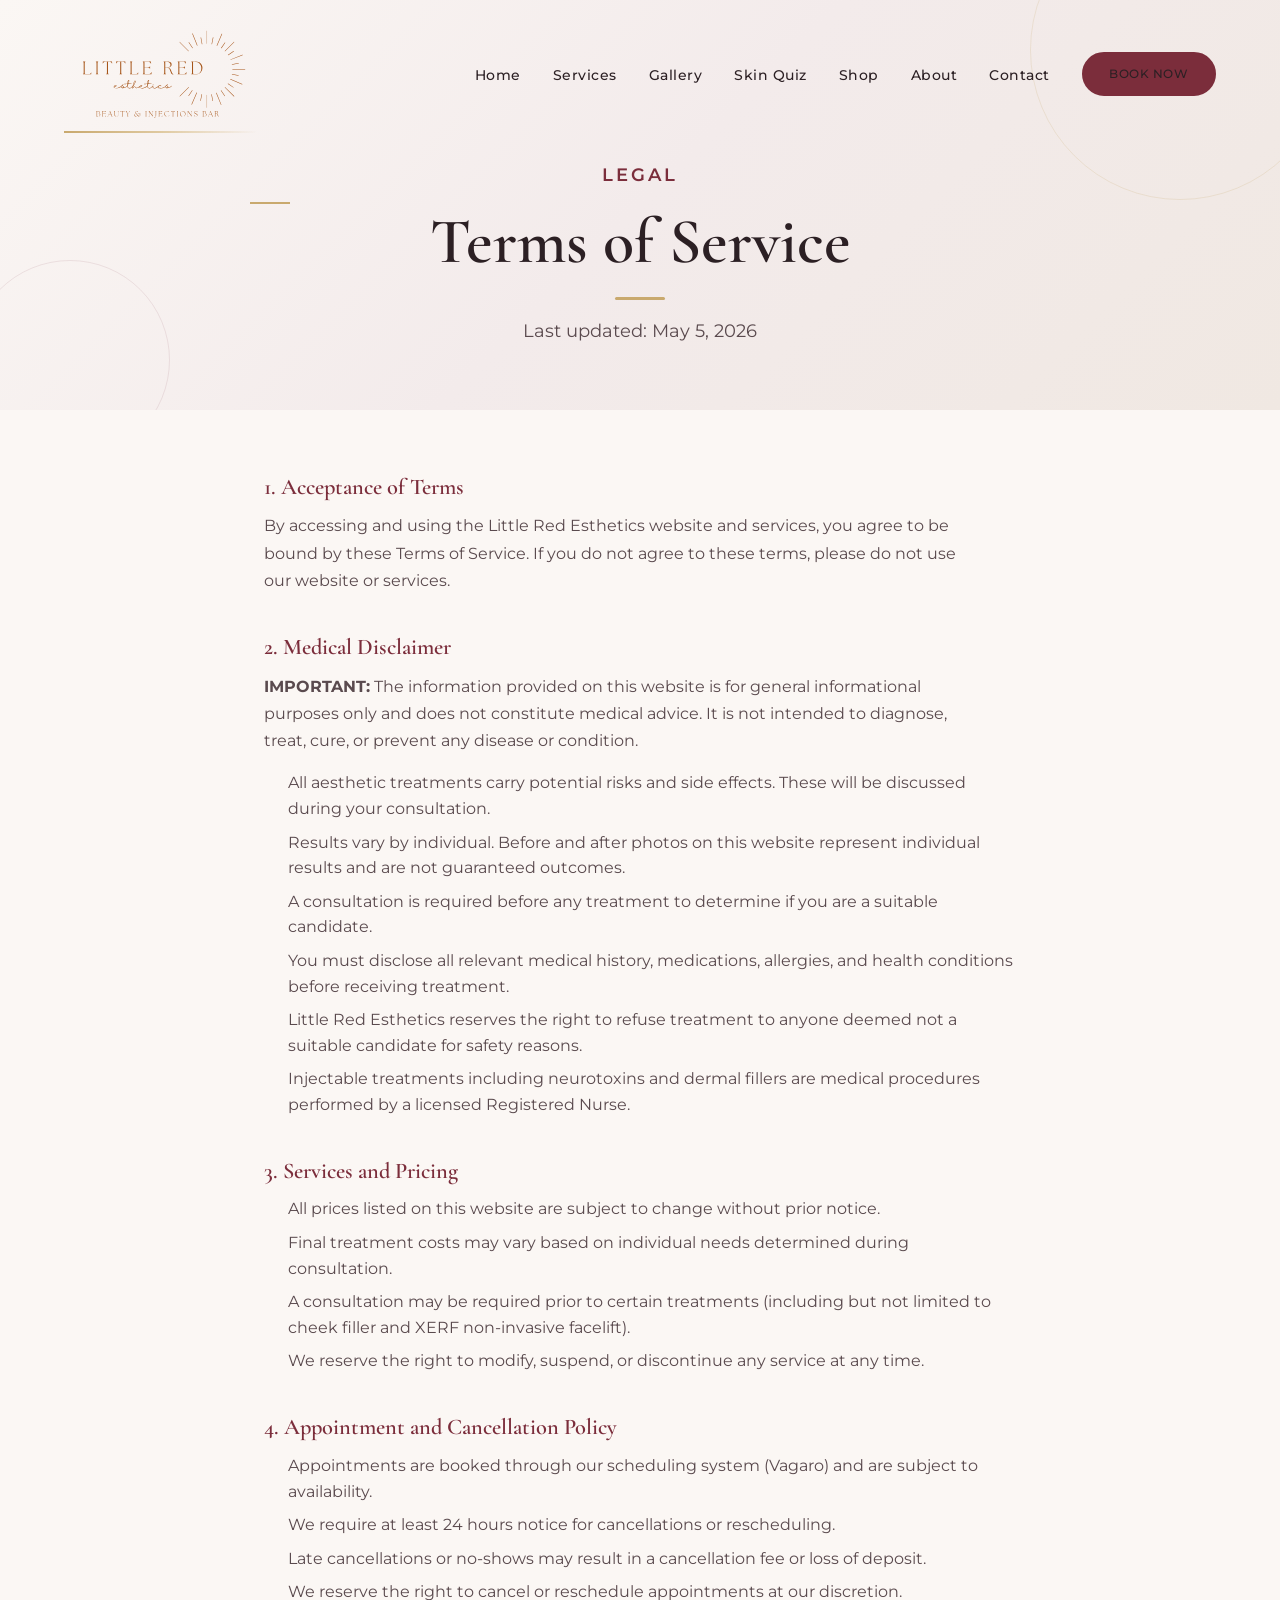
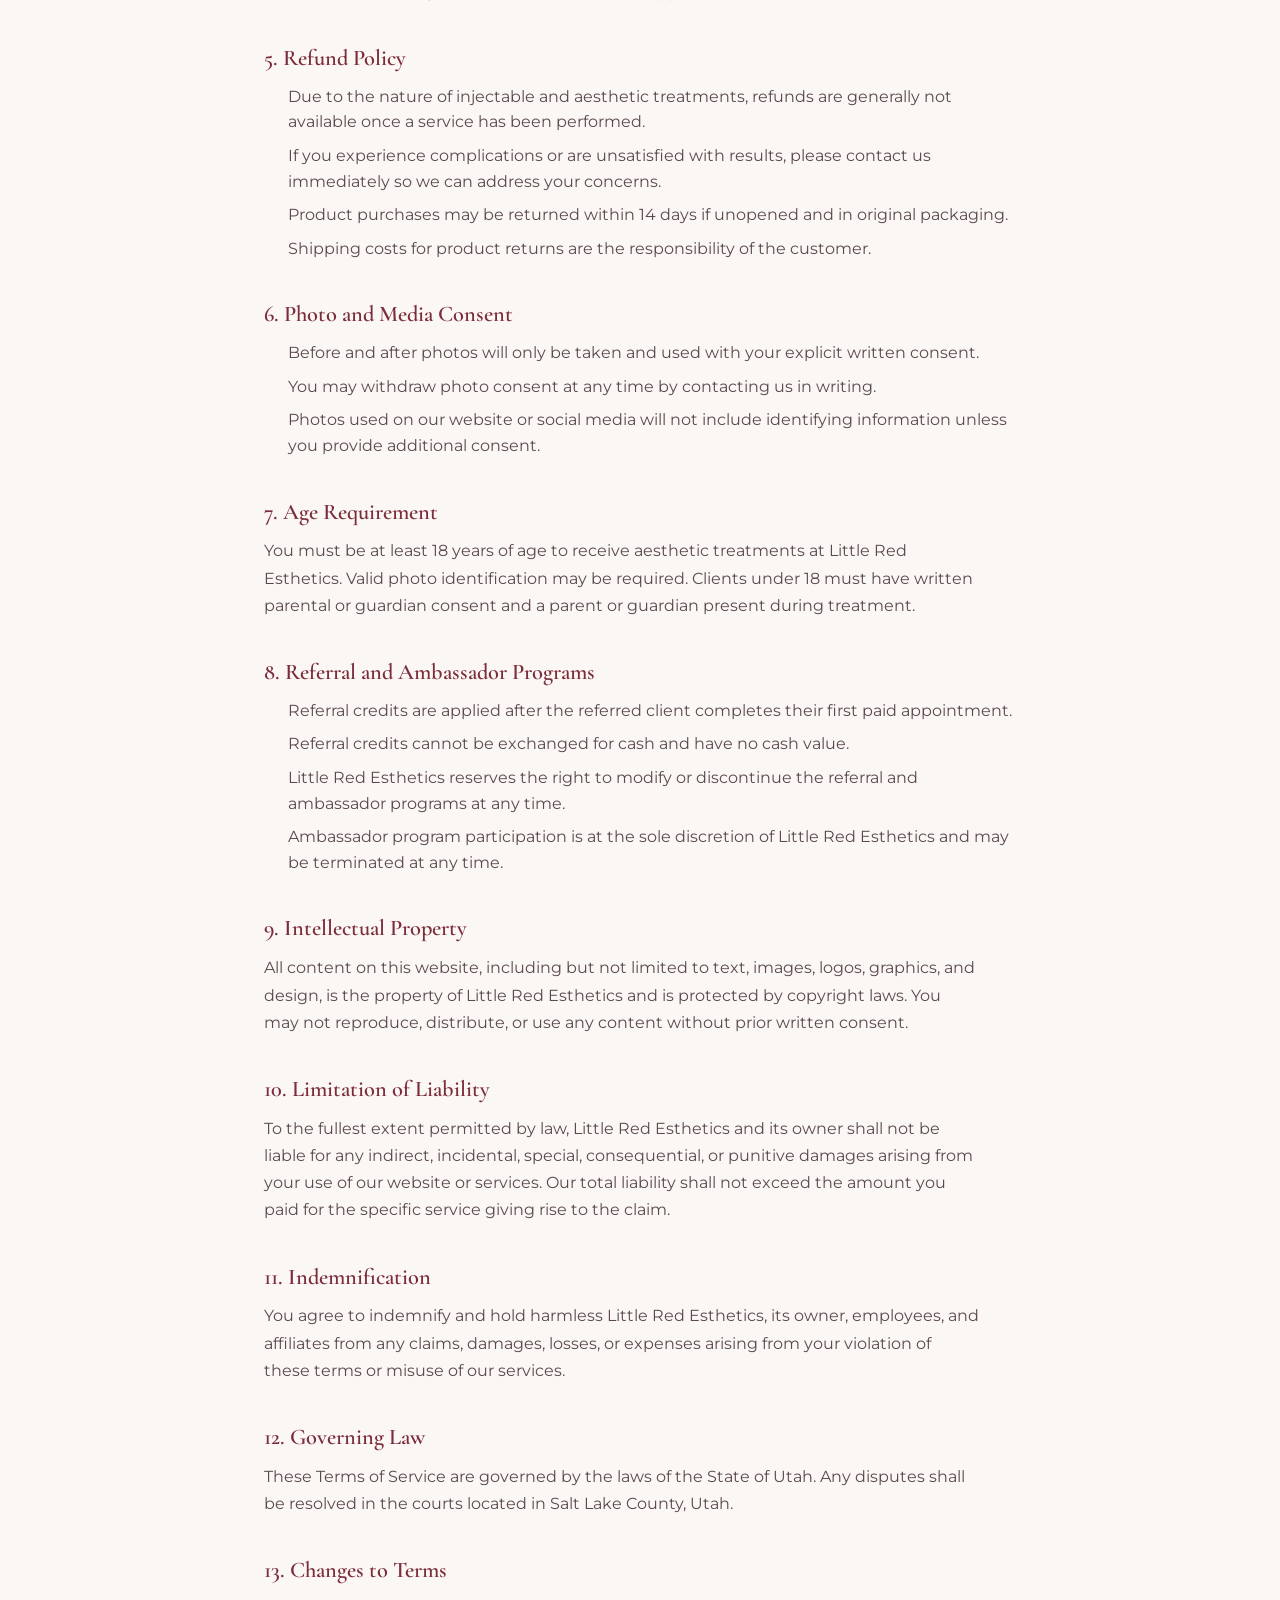
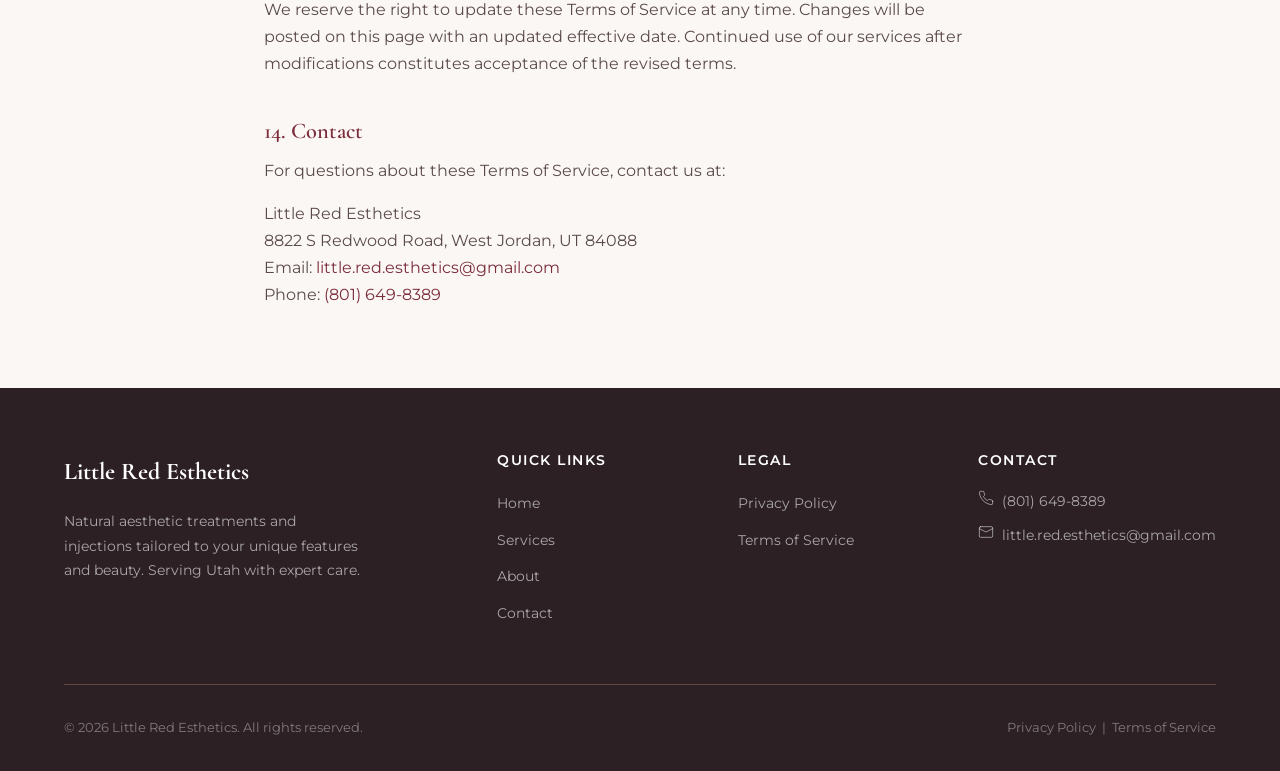
<file: terms.html>
<!DOCTYPE html>
<html lang="en">
<head>
  <meta charset="UTF-8">
  <meta name="viewport" content="width=device-width, initial-scale=1.0">
  <title>Terms of Service | Little Red Esthetics</title>
  <meta name="description" content="Terms of Service and Medical Disclaimer for Little Red Esthetics aesthetic treatments and services.">
  <meta name="robots" content="noindex">

  <link rel="canonical" href="https://www.littleredesthetics.com/terms.html">

  <link rel="preconnect" href="https://fonts.googleapis.com">
  <link rel="preconnect" href="https://fonts.gstatic.com" crossorigin>
  <link href="https://fonts.googleapis.com/css2?family=Cormorant+Garamond:ital,wght@0,400;0,600;0,700;1,400;1,600&family=Montserrat:wght@300;400;500;600;700&display=swap" rel="stylesheet">
  <link rel="icon" type="image/svg+xml" href="images/favicon.svg">
  <link rel="stylesheet" href="css/styles.css">
</head>
<body>

  <!-- Navigation -->
  <nav class="navbar scrolled">
    <div class="container">
      <a href="index.html" class="nav-brand"><img src="images/nav-logo.svg" alt="Little Red Esthetics"><span class="brand-text">Little Red Esthetics</span></a>
      <div class="nav-overlay"></div>
      <ul class="nav-links">
        <li><a href="index.html">Home</a></li>
        <li><a href="services.html">Services</a></li>
        <li><a href="gallery.html">Gallery</a></li>
        <li><a href="quiz.html">Skin Quiz</a></li>
        <li><a href="shop.html">Shop</a></li>
        <li><a href="about.html">About</a></li>
        <li><a href="contact.html">Contact</a></li>
        <li><a href="https://mysite.vagaro.com/littleredesthetics/services" target="_blank" rel="noopener" class="btn btn-primary">Book Now</a></li>
      </ul>
      <button class="nav-toggle" aria-label="Toggle navigation">
        <span></span>
        <span></span>
        <span></span>
      </button>
    </div>
  </nav>

  <!-- Page Hero -->
  <section class="page-hero">
    <div class="container">
      <p class="section-label">Legal</p>
      <h1>Terms of Service</h1>
      <p>Last updated: May 5, 2026</p>
    </div>
  </section>

  <!-- Terms Content -->
  <section class="legal-content" style="padding: 4rem 0;">
    <div class="container" style="max-width: 800px;">

      <h2>1. Acceptance of Terms</h2>
      <p>By accessing and using the Little Red Esthetics website and services, you agree to be bound by these Terms of Service. If you do not agree to these terms, please do not use our website or services.</p>

      <h2>2. Medical Disclaimer</h2>
      <p><strong>IMPORTANT:</strong> The information provided on this website is for general informational purposes only and does not constitute medical advice. It is not intended to diagnose, treat, cure, or prevent any disease or condition.</p>
      <ul>
        <li>All aesthetic treatments carry potential risks and side effects. These will be discussed during your consultation.</li>
        <li>Results vary by individual. Before and after photos on this website represent individual results and are not guaranteed outcomes.</li>
        <li>A consultation is required before any treatment to determine if you are a suitable candidate.</li>
        <li>You must disclose all relevant medical history, medications, allergies, and health conditions before receiving treatment.</li>
        <li>Little Red Esthetics reserves the right to refuse treatment to anyone deemed not a suitable candidate for safety reasons.</li>
        <li>Injectable treatments including neurotoxins and dermal fillers are medical procedures performed by a licensed Registered Nurse.</li>
      </ul>

      <h2>3. Services and Pricing</h2>
      <ul>
        <li>All prices listed on this website are subject to change without prior notice.</li>
        <li>Final treatment costs may vary based on individual needs determined during consultation.</li>
        <li>A consultation may be required prior to certain treatments (including but not limited to cheek filler and XERF non-invasive facelift).</li>
        <li>We reserve the right to modify, suspend, or discontinue any service at any time.</li>
      </ul>

      <h2>4. Appointment and Cancellation Policy</h2>
      <ul>
        <li>Appointments are booked through our scheduling system (Vagaro) and are subject to availability.</li>
        <li>We require at least 24 hours notice for cancellations or rescheduling.</li>
        <li>Late cancellations or no-shows may result in a cancellation fee or loss of deposit.</li>
        <li>We reserve the right to cancel or reschedule appointments at our discretion.</li>
      </ul>

      <h2>5. Refund Policy</h2>
      <ul>
        <li>Due to the nature of injectable and aesthetic treatments, refunds are generally not available once a service has been performed.</li>
        <li>If you experience complications or are unsatisfied with results, please contact us immediately so we can address your concerns.</li>
        <li>Product purchases may be returned within 14 days if unopened and in original packaging.</li>
        <li>Shipping costs for product returns are the responsibility of the customer.</li>
      </ul>

      <h2>6. Photo and Media Consent</h2>
      <ul>
        <li>Before and after photos will only be taken and used with your explicit written consent.</li>
        <li>You may withdraw photo consent at any time by contacting us in writing.</li>
        <li>Photos used on our website or social media will not include identifying information unless you provide additional consent.</li>
      </ul>

      <h2>7. Age Requirement</h2>
      <p>You must be at least 18 years of age to receive aesthetic treatments at Little Red Esthetics. Valid photo identification may be required. Clients under 18 must have written parental or guardian consent and a parent or guardian present during treatment.</p>

      <h2>8. Referral and Ambassador Programs</h2>
      <ul>
        <li>Referral credits are applied after the referred client completes their first paid appointment.</li>
        <li>Referral credits cannot be exchanged for cash and have no cash value.</li>
        <li>Little Red Esthetics reserves the right to modify or discontinue the referral and ambassador programs at any time.</li>
        <li>Ambassador program participation is at the sole discretion of Little Red Esthetics and may be terminated at any time.</li>
      </ul>

      <h2>9. Intellectual Property</h2>
      <p>All content on this website, including but not limited to text, images, logos, graphics, and design, is the property of Little Red Esthetics and is protected by copyright laws. You may not reproduce, distribute, or use any content without prior written consent.</p>

      <h2>10. Limitation of Liability</h2>
      <p>To the fullest extent permitted by law, Little Red Esthetics and its owner shall not be liable for any indirect, incidental, special, consequential, or punitive damages arising from your use of our website or services. Our total liability shall not exceed the amount you paid for the specific service giving rise to the claim.</p>

      <h2>11. Indemnification</h2>
      <p>You agree to indemnify and hold harmless Little Red Esthetics, its owner, employees, and affiliates from any claims, damages, losses, or expenses arising from your violation of these terms or misuse of our services.</p>

      <h2>12. Governing Law</h2>
      <p>These Terms of Service are governed by the laws of the State of Utah. Any disputes shall be resolved in the courts located in Salt Lake County, Utah.</p>

      <h2>13. Changes to Terms</h2>
      <p>We reserve the right to update these Terms of Service at any time. Changes will be posted on this page with an updated effective date. Continued use of our services after modifications constitutes acceptance of the revised terms.</p>

      <h2>14. Contact</h2>
      <p>For questions about these Terms of Service, contact us at:</p>
      <p>
        Little Red Esthetics<br>
        8822 S Redwood Road, West Jordan, UT 84088<br>
        Email: <a href="mailto:little.red.esthetics@gmail.com">little.red.esthetics@gmail.com</a><br>
        Phone: <a href="tel:8016498389">(801) 649-8389</a>
      </p>

    </div>
  </section>

  <!-- Footer -->
  <footer class="footer">
    <div class="container">
      <div class="footer-grid">
        <div>
          <div class="footer-brand">Little Red Esthetics</div>
          <p class="footer-desc">Natural aesthetic treatments and injections tailored to your unique features and beauty. Serving Utah with expert care.</p>
        </div>
        <div>
          <h4>Quick Links</h4>
          <ul>
            <li><a href="index.html">Home</a></li>
            <li><a href="services.html">Services</a></li>
            <li><a href="about.html">About</a></li>
            <li><a href="contact.html">Contact</a></li>
          </ul>
        </div>
        <div>
          <h4>Legal</h4>
          <ul>
            <li><a href="privacy.html">Privacy Policy</a></li>
            <li><a href="terms.html">Terms of Service</a></li>
          </ul>
        </div>
        <div>
          <h4>Contact</h4>
          <div class="footer-contact-item">
            <span class="footer-contact-icon"><svg class="icon-svg" viewBox="0 0 24 24"><path d="M22 16.92v3a2 2 0 0 1-2.18 2 19.79 19.79 0 0 1-8.63-3.07 19.5 19.5 0 0 1-6-6 19.79 19.79 0 0 1-3.07-8.67A2 2 0 0 1 4.11 2h3a2 2 0 0 1 2 1.72c.127.96.361 1.903.7 2.81a2 2 0 0 1-.45 2.11L8.09 9.91a16 16 0 0 0 6 6l1.27-1.27a2 2 0 0 1 2.11-.45c.907.339 1.85.573 2.81.7A2 2 0 0 1 22 16.92z"/></svg></span>
            <a href="tel:8016498389">(801) 649-8389</a>
          </div>
          <div class="footer-contact-item">
            <span class="footer-contact-icon"><svg class="icon-svg" viewBox="0 0 24 24"><rect x="2" y="4" width="20" height="16" rx="2"/><path d="M22 7l-10 5L2 7"/></svg></span>
            <a href="mailto:little.red.esthetics@gmail.com">little.red.esthetics@gmail.com</a>
          </div>
        </div>
      </div>
      <div class="footer-bottom">
        <p>&copy; 2026 Little Red Esthetics. All rights reserved.</p>
        <p><a href="privacy.html">Privacy Policy</a> &nbsp;|&nbsp; <a href="terms.html">Terms of Service</a></p>
      </div>
    </div>
  </footer>

  <script src="js/main.js"></script>
</body>
</html>
</file>
<file: css/styles.css>
/* ========================================
   Little Red Esthetics - Stylesheet
   Palette: Burgundy + Warm Off-White + Gold
   ======================================== */

/* --- Custom Properties --- */
:root {
  --burgundy: #7B2D3B;
  --burgundy-dark: #5C1E2B;
  --burgundy-light: #A64D5B;
  --burgundy-muted: #9E6B73;
  --cream: #FBF7F4;
  --cream-dark: #F0E8E2;
  --gold: #C9A96E;
  --gold-light: #DFC9A0;
  --charcoal: #2C2024;
  --charcoal-light: #5A4A4E;
  --rose: #E8D5D5;
  --rose-light: #F3EBEB;
  --white: #FFFFFF;

  --font-heading: 'Cormorant Garamond', Georgia, serif;
  --font-body: 'Montserrat', 'Segoe UI', sans-serif;

  --shadow-sm: 0 2px 8px rgba(44, 32, 36, 0.06);
  --shadow-md: 0 4px 16px rgba(44, 32, 36, 0.1);
  --shadow-lg: 0 8px 32px rgba(44, 32, 36, 0.12);

  --radius: 8px;
  --radius-lg: 16px;
  --transition: 0.3s ease;
}

/* --- Reset & Base --- */
*,
*::before,
*::after {
  margin: 0;
  padding: 0;
  box-sizing: border-box;
}

html {
  scroll-behavior: smooth;
  font-size: 16px;
}

body {
  font-family: var(--font-body);
  background: var(--cream);
  color: var(--charcoal);
  line-height: 1.7;
  -webkit-font-smoothing: antialiased;
}

img {
  max-width: 100%;
  height: auto;
  display: block;
}

a {
  color: var(--burgundy);
  text-decoration: none;
  transition: color var(--transition);
}

a:hover {
  color: var(--burgundy-dark);
}

ul {
  list-style: none;
}

/* --- Typography --- */
h1, h2, h3, h4, h5 {
  font-family: var(--font-heading);
  font-weight: 600;
  line-height: 1.2;
  color: var(--charcoal);
}

h1 { font-size: clamp(2.4rem, 5vw, 4rem); }
h2 { font-size: clamp(1.8rem, 3.5vw, 2.8rem); }
h3 { font-size: clamp(1.3rem, 2.5vw, 1.8rem); }
h4 { font-size: 1.2rem; }

p {
  font-size: 1rem;
  color: var(--charcoal-light);
  max-width: 65ch;
}

.section-label {
  font-family: var(--font-body);
  font-size: 0.8rem;
  font-weight: 600;
  letter-spacing: 3px;
  text-transform: uppercase;
  color: var(--burgundy);
  margin-bottom: 0.75rem;
}

.section-title {
  margin-bottom: 1rem;
}

.section-subtitle {
  font-size: 1.05rem;
  color: var(--charcoal-light);
  max-width: 550px;
}

/* --- Layout --- */
.container {
  width: 100%;
  max-width: 1200px;
  margin: 0 auto;
  padding: 0 1.5rem;
}

section {
  padding: 5rem 0;
}

.text-center {
  text-align: center;
}

.text-center .section-subtitle {
  margin-left: auto;
  margin-right: auto;
}

/* --- Buttons --- */
.btn {
  display: inline-block;
  padding: 0.85rem 2.2rem;
  border-radius: 50px;
  font-family: var(--font-body);
  font-size: 0.85rem;
  font-weight: 600;
  letter-spacing: 1.5px;
  text-transform: uppercase;
  cursor: pointer;
  transition: all var(--transition);
  border: 2px solid transparent;
}

.btn-primary {
  background: var(--burgundy);
  color: var(--white);
  border-color: var(--burgundy);
}

.btn-primary:hover {
  background: var(--burgundy-dark);
  border-color: var(--burgundy-dark);
  color: var(--white);
  transform: translateY(-2px);
  box-shadow: var(--shadow-md);
}

.btn-outline {
  background: transparent;
  color: var(--burgundy);
  border-color: var(--burgundy);
}

.btn-outline:hover {
  background: var(--burgundy);
  color: var(--white);
  transform: translateY(-2px);
}

.btn-light {
  background: var(--white);
  color: var(--burgundy);
  border-color: var(--white);
}

.btn-light:hover {
  background: var(--cream);
  border-color: var(--cream);
  color: var(--burgundy-dark);
  transform: translateY(-2px);
}

/* ========================================
   NAVIGATION
   ======================================== */
.navbar {
  position: fixed;
  top: 0;
  left: 0;
  width: 100%;
  z-index: 1000;
  padding: 1.2rem 0;
  transition: all var(--transition);
  background: transparent;
}

.navbar.scrolled {
  background: rgba(251, 247, 244, 0.97);
  backdrop-filter: blur(12px);
  padding: 0.8rem 0;
  box-shadow: var(--shadow-sm);
}

.navbar .container {
  display: flex;
  align-items: center;
  justify-content: space-between;
}

.nav-brand {
  font-family: var(--font-heading);
  font-size: 1.6rem;
  font-weight: 700;
  color: var(--burgundy);
}

.navbar.scrolled .nav-brand {
  color: var(--burgundy);
}

.nav-links {
  display: flex;
  align-items: center;
  gap: 2rem;
}

.nav-links a {
  font-size: 0.85rem;
  font-weight: 500;
  letter-spacing: 0.5px;
  color: var(--charcoal);
  position: relative;
}

.nav-links a::after {
  content: '';
  position: absolute;
  bottom: -4px;
  left: 0;
  width: 0;
  height: 2px;
  background: var(--burgundy);
  transition: width var(--transition);
}

.nav-links a:hover::after,
.nav-links a.active::after {
  width: 100%;
}

.nav-links .btn {
  padding: 0.6rem 1.6rem;
  font-size: 0.75rem;
}

.nav-toggle {
  display: none;
  flex-direction: column;
  gap: 5px;
  cursor: pointer;
  background: none;
  border: none;
  padding: 4px;
}

.nav-toggle span {
  display: block;
  width: 24px;
  height: 2px;
  background: var(--charcoal);
  transition: all var(--transition);
  border-radius: 2px;
}

/* ========================================
   DECORATIVE ELEMENTS
   ======================================== */
.section-ornament {
  display: flex;
  align-items: center;
  justify-content: center;
  gap: 1rem;
  margin-bottom: 1.5rem;
}

.section-ornament::before,
.section-ornament::after {
  content: '';
  width: 40px;
  height: 1px;
  background: var(--gold);
}

.section-ornament span {
  color: var(--gold);
  font-size: 1.2rem;
  line-height: 1;
}

/* ========================================
   HERO
   ======================================== */
.hero {
  min-height: 100vh;
  display: flex;
  align-items: center;
  position: relative;
  overflow: hidden;
  background: linear-gradient(135deg, var(--cream) 0%, var(--rose-light) 40%, var(--cream-dark) 100%);
}

.hero::before {
  content: '';
  position: absolute;
  top: -50%;
  right: -20%;
  width: 700px;
  height: 700px;
  border-radius: 50%;
  background: radial-gradient(circle, rgba(123, 45, 59, 0.05) 0%, transparent 70%);
  pointer-events: none;
  animation: float 20s ease-in-out infinite;
}

.hero::after {
  content: '';
  position: absolute;
  bottom: -30%;
  left: -10%;
  width: 600px;
  height: 600px;
  border-radius: 50%;
  background: radial-gradient(circle, rgba(201, 169, 110, 0.07) 0%, transparent 70%);
  pointer-events: none;
  animation: float 25s ease-in-out infinite reverse;
}

@keyframes float {
  0%, 100% { transform: translate(0, 0); }
  33% { transform: translate(30px, -20px); }
  66% { transform: translate(-20px, 15px); }
}

.hero .container {
  display: grid;
  grid-template-columns: 1fr 1fr;
  gap: 4rem;
  align-items: center;
  position: relative;
  z-index: 1;
}

.hero-content {
  padding: 2rem 0;
}

.hero-content .section-label {
  margin-bottom: 1rem;
}

.hero-content h1 {
  margin-bottom: 1.5rem;
  color: var(--charcoal);
}

.hero-content h1 span {
  color: var(--burgundy);
  font-style: italic;
}

.hero-content p {
  font-size: 1.1rem;
  margin-bottom: 2rem;
  line-height: 1.8;
}

.hero-buttons {
  display: flex;
  gap: 1rem;
  flex-wrap: wrap;
}

.hero-image {
  display: flex;
  flex-direction: column;
  justify-content: center;
  align-items: center;
}

.hero-image-wrapper {
  width: 100%;
  max-width: 420px;
  aspect-ratio: 3/4;
  border-radius: 60% 40% 50% 50% / 50% 50% 40% 60%;
  background: linear-gradient(145deg, var(--rose) 0%, var(--burgundy-muted) 100%);
  position: relative;
  overflow: hidden;
  box-shadow: var(--shadow-lg);
  animation: morph 8s ease-in-out infinite;
}

.hero-image-wrapper::before {
  content: '';
  position: absolute;
  inset: -4px;
  border-radius: inherit;
  background: linear-gradient(135deg, var(--gold), var(--burgundy-light), var(--gold-light));
  z-index: -1;
  opacity: 0.6;
}

.hero-image-wrapper img {
  width: 100%;
  height: 100%;
  object-fit: cover;
  border-radius: inherit;
}

@keyframes morph {
  0%, 100% { border-radius: 60% 40% 50% 50% / 50% 50% 40% 60%; }
  25% { border-radius: 50% 60% 40% 50% / 40% 50% 60% 50%; }
  50% { border-radius: 40% 50% 60% 50% / 50% 40% 50% 60%; }
  75% { border-radius: 50% 40% 50% 60% / 60% 50% 40% 50%; }
}

.hero-image-caption {
  text-align: center;
  margin-top: 1rem;
}

.hero-image-caption strong {
  display: block;
  font-family: var(--font-heading);
  font-size: 1.2rem;
  font-weight: 700;
  color: var(--charcoal);
}

.hero-image-caption span {
  font-size: 0.8rem;
  font-weight: 500;
  letter-spacing: 1px;
  text-transform: uppercase;
  color: var(--burgundy-muted);
}

.hero-image-placeholder {
  width: 100%;
  height: 100%;
  display: flex;
  align-items: center;
  justify-content: center;
  font-family: var(--font-heading);
  font-size: 1.4rem;
  color: var(--white);
  text-align: center;
  padding: 2rem;
  background: linear-gradient(145deg, var(--burgundy-muted) 0%, var(--burgundy) 100%);
}

/* ========================================
   SERVICES PREVIEW
   ======================================== */
.services-preview {
  background: var(--white);
}

.services-grid {
  display: grid;
  grid-template-columns: repeat(auto-fit, minmax(280px, 1fr));
  gap: 2rem;
  margin-top: 3rem;
}

.service-card {
  background: var(--cream);
  border-radius: var(--radius-lg);
  padding: 2.5rem 2rem;
  transition: all var(--transition);
  border: 1px solid transparent;
}

.service-card:hover {
  transform: translateY(-4px);
  box-shadow: var(--shadow-md);
  border-color: var(--rose);
}

.service-icon {
  width: 60px;
  height: 60px;
  border-radius: 50%;
  background: linear-gradient(135deg, var(--rose-light), var(--rose));
  display: flex;
  align-items: center;
  justify-content: center;
  margin-bottom: 1.5rem;
  font-size: 1.4rem;
  position: relative;
  transition: all var(--transition);
}

.service-card:hover .service-icon {
  background: linear-gradient(135deg, var(--burgundy-light), var(--burgundy));
  transform: scale(1.1) rotate(5deg);
}

.service-card:hover .service-icon .icon-svg {
  stroke: var(--white);
}

.service-card h3 {
  margin-bottom: 0.75rem;
}

.service-card p {
  font-size: 0.95rem;
  margin-bottom: 1.25rem;
}

.service-card .service-link {
  font-size: 0.85rem;
  font-weight: 600;
  color: var(--burgundy);
  letter-spacing: 0.5px;
}

.service-card .service-link:hover {
  color: var(--burgundy-dark);
}

/* ========================================
   ABOUT PREVIEW
   ======================================== */
.about-preview {
  background: var(--cream);
}

.about-preview .container {
  display: grid;
  grid-template-columns: 1fr 1fr;
  gap: 4rem;
  align-items: center;
}

.about-image {
  border-radius: var(--radius-lg);
  overflow: hidden;
  box-shadow: var(--shadow-lg);
  aspect-ratio: 4/5;
  background: linear-gradient(145deg, var(--rose) 0%, var(--cream-dark) 100%);
  position: relative;
}

.about-image::after {
  content: '';
  position: absolute;
  bottom: -8px;
  right: -8px;
  width: 60%;
  height: 60%;
  border: 2px solid var(--gold-light);
  border-radius: var(--radius-lg);
  z-index: -1;
}

.about-image img {
  width: 100%;
  height: 100%;
  object-fit: cover;
  object-position: center 20%;
  transform: scale(0.92);
}

.about-content .section-label {
  margin-bottom: 0.75rem;
}

.about-content h2 {
  margin-bottom: 1.25rem;
}

.about-content p {
  margin-bottom: 1.25rem;
}

.about-credentials {
  display: flex;
  gap: 2rem;
  margin-top: 2rem;
  flex-wrap: wrap;
}

.credential {
  display: flex;
  align-items: center;
  gap: 0.5rem;
  font-size: 0.9rem;
  font-weight: 500;
  color: var(--charcoal);
}

.credential-icon {
  width: 36px;
  height: 36px;
  border-radius: 50%;
  background: var(--rose-light);
  display: flex;
  align-items: center;
  justify-content: center;
  font-size: 0.9rem;
  flex-shrink: 0;
}

/* ========================================
   TESTIMONIALS
   ======================================== */
.testimonials {
  background: var(--burgundy);
  color: var(--white);
  position: relative;
  overflow: hidden;
}

.testimonials::before {
  content: '';
  position: absolute;
  top: -100px;
  right: -100px;
  width: 500px;
  height: 500px;
  border-radius: 50%;
  background: radial-gradient(circle, rgba(201, 169, 110, 0.08), transparent 70%);
  pointer-events: none;
  animation: float 18s ease-in-out infinite;
}

.testimonials::after {
  content: '';
  position: absolute;
  bottom: -80px;
  left: -60px;
  width: 350px;
  height: 350px;
  border-radius: 50%;
  background: radial-gradient(circle, rgba(255, 255, 255, 0.04), transparent 70%);
  pointer-events: none;
  animation: float 22s ease-in-out infinite reverse;
}

.testimonials .section-label {
  color: var(--gold-light);
}

.testimonials .section-title {
  color: var(--white);
}

.testimonials .section-subtitle {
  color: rgba(255, 255, 255, 0.75);
}

.testimonial-grid {
  display: grid;
  grid-template-columns: repeat(auto-fit, minmax(300px, 1fr));
  gap: 2rem;
  margin-top: 3rem;
}

.testimonial-card {
  background: rgba(255, 255, 255, 0.08);
  border: 1px solid rgba(255, 255, 255, 0.1);
  border-radius: var(--radius-lg);
  padding: 2.5rem 2rem;
  backdrop-filter: blur(4px);
  transition: all var(--transition);
}

.testimonial-card:hover {
  background: rgba(255, 255, 255, 0.12);
  transform: translateY(-2px);
}

.testimonial-stars {
  color: var(--gold);
  font-size: 0.95rem;
  margin-bottom: 1.25rem;
  letter-spacing: 2px;
}

.testimonial-card blockquote {
  font-family: var(--font-heading);
  font-size: 1.15rem;
  font-style: italic;
  color: rgba(255, 255, 255, 0.9);
  line-height: 1.7;
  margin-bottom: 1.5rem;
  position: relative;
  padding-left: 1.5rem;
}

.testimonial-card blockquote::before {
  content: '\201C';
  position: absolute;
  left: -0.25rem;
  top: -0.5rem;
  font-size: 3rem;
  color: var(--gold);
  opacity: 0.5;
  font-family: var(--font-heading);
  line-height: 1;
}

.testimonial-author {
  display: flex;
  align-items: center;
  gap: 0.75rem;
}

.testimonial-avatar {
  width: 44px;
  height: 44px;
  border-radius: 50%;
  background: var(--burgundy-light);
  display: flex;
  align-items: center;
  justify-content: center;
  font-weight: 700;
  font-size: 0.9rem;
  color: var(--white);
}

.testimonial-name {
  font-weight: 600;
  font-size: 0.95rem;
  color: var(--white);
}

.testimonial-detail {
  font-size: 0.8rem;
  color: rgba(255, 255, 255, 0.6);
}

/* ========================================
   GALLERY PREVIEW
   ======================================== */
.gallery-preview {
  background: var(--white);
}

.gallery-grid {
  display: grid;
  grid-template-columns: repeat(auto-fit, minmax(280px, 1fr));
  gap: 1.5rem;
  margin-top: 3rem;
}

.gallery-item {
  border-radius: var(--radius-lg);
  overflow: hidden;
  aspect-ratio: 1;
  position: relative;
  background: var(--cream-dark);
  cursor: pointer;
  transition: all 0.4s ease;
  border: 2px solid transparent;
}

.gallery-item:hover {
  transform: scale(1.03) rotate(0.5deg);
  box-shadow: var(--shadow-lg);
  border-color: var(--gold-light);
}

.gallery-item img {
  width: 100%;
  height: 100%;
  object-fit: cover;
}

.gallery-item-overlay {
  position: absolute;
  inset: 0;
  background: linear-gradient(to top, rgba(44, 32, 36, 0.7), transparent 50%);
  display: flex;
  align-items: flex-end;
  padding: 1.5rem;
  opacity: 0;
  transition: opacity var(--transition);
}

.gallery-item:hover .gallery-item-overlay {
  opacity: 1;
}

.gallery-item-label {
  color: var(--white);
  font-size: 0.85rem;
  font-weight: 600;
  letter-spacing: 0.5px;
}

.gallery-placeholder {
  display: flex;
  flex-direction: column;
  align-items: center;
  justify-content: center;
  height: 100%;
  color: var(--charcoal-light);
  font-size: 0.9rem;
  text-align: center;
  padding: 2rem;
  background: linear-gradient(135deg, var(--cream-dark) 0%, var(--rose-light) 100%);
}

.gallery-placeholder-icon {
  font-size: 2rem;
  margin-bottom: 0.75rem;
  opacity: 0.5;
}

/* ========================================
   CTA SECTION
   ======================================== */
.cta-section {
  background: linear-gradient(135deg, var(--cream-dark) 0%, var(--rose-light) 50%, var(--cream) 100%);
  text-align: center;
  position: relative;
  overflow: hidden;
}

.cta-section::after {
  content: '';
  position: absolute;
  top: 50%;
  left: 50%;
  transform: translate(-50%, -50%);
  width: 500px;
  height: 500px;
  border-radius: 50%;
  border: 1px solid rgba(201, 169, 110, 0.15);
  pointer-events: none;
}

.cta-section h2 {
  margin-bottom: 1rem;
}

.cta-section p {
  margin: 0 auto 2rem;
  font-size: 1.05rem;
}

/* ========================================
   FOOTER
   ======================================== */
.footer {
  background: var(--charcoal);
  color: rgba(255, 255, 255, 0.75);
  padding: 4rem 0 2rem;
}

.footer-grid {
  display: grid;
  grid-template-columns: 2fr 1fr 1fr 1fr;
  gap: 3rem;
  margin-bottom: 3rem;
}

.footer-brand {
  font-family: var(--font-heading);
  font-size: 1.5rem;
  font-weight: 700;
  color: var(--white);
  margin-bottom: 1rem;
}

.footer-desc {
  font-size: 0.9rem;
  line-height: 1.7;
  color: rgba(255, 255, 255, 0.6);
  max-width: 300px;
}

.footer h4 {
  color: var(--white);
  font-family: var(--font-body);
  font-size: 0.85rem;
  font-weight: 600;
  letter-spacing: 1.5px;
  text-transform: uppercase;
  margin-bottom: 1.25rem;
}

.footer ul li {
  margin-bottom: 0.6rem;
}

.footer ul a {
  font-size: 0.9rem;
  color: rgba(255, 255, 255, 0.6);
  transition: color var(--transition);
}

.footer ul a:hover {
  color: var(--gold);
}

.footer-contact-item {
  display: flex;
  align-items: center;
  gap: 0.5rem;
  font-size: 0.9rem;
  margin-bottom: 0.6rem;
}

.footer-contact-item a {
  color: rgba(255, 255, 255, 0.6);
}

.footer-contact-item a:hover {
  color: var(--gold);
}

.footer-social {
  display: flex;
  gap: 0.75rem;
  margin-top: 1.5rem;
}

.footer-social a {
  width: 40px;
  height: 40px;
  border-radius: 50%;
  background: rgba(255, 255, 255, 0.08);
  display: flex;
  align-items: center;
  justify-content: center;
  color: rgba(255, 255, 255, 0.6);
  font-size: 0.9rem;
  transition: all var(--transition);
}

.footer-social a:hover {
  background: var(--burgundy);
  color: var(--white);
}

.footer-bottom {
  border-top: 1px solid rgba(255, 255, 255, 0.1);
  padding-top: 2rem;
  display: flex;
  justify-content: space-between;
  align-items: center;
  flex-wrap: wrap;
  gap: 1rem;
}

.footer-bottom p {
  font-size: 0.8rem;
  color: rgba(255, 255, 255, 0.4);
}

.footer-bottom a {
  color: rgba(255, 255, 255, 0.4);
}

.footer-bottom a:hover {
  color: var(--gold);
}

/* ========================================
   INNER PAGE HERO
   ======================================== */
.page-hero {
  padding: 10rem 0 4rem;
  background: linear-gradient(135deg, var(--cream) 0%, var(--rose-light) 50%, var(--cream-dark) 100%);
  text-align: center;
  position: relative;
  overflow: hidden;
}

.page-hero::before {
  content: '';
  position: absolute;
  top: -100px;
  right: -50px;
  width: 300px;
  height: 300px;
  border-radius: 50%;
  border: 1px solid rgba(201, 169, 110, 0.2);
  pointer-events: none;
}

.page-hero::after {
  content: '';
  position: absolute;
  bottom: -50px;
  left: -30px;
  width: 200px;
  height: 200px;
  border-radius: 50%;
  border: 1px solid rgba(123, 45, 59, 0.1);
  pointer-events: none;
}

.page-hero h1 {
  margin-bottom: 1rem;
}

.page-hero p {
  margin: 0 auto;
  font-size: 1.1rem;
}

/* ========================================
   SERVICES PAGE
   ======================================== */
.services-full {
  background: var(--white);
}

.service-category {
  margin-bottom: 4rem;
}

.service-category:last-child {
  margin-bottom: 0;
}

.service-category h2 {
  margin-bottom: 0.5rem;
}

.service-category > p {
  margin-bottom: 2rem;
}

.service-list {
  display: grid;
  gap: 1.5rem;
}

.service-item {
  display: flex;
  justify-content: space-between;
  align-items: flex-start;
  padding: 2rem;
  background: var(--cream);
  border-radius: var(--radius-lg);
  transition: all var(--transition);
  gap: 2rem;
}

.service-item:hover {
  box-shadow: var(--shadow-sm);
  transform: translateY(-2px);
}

.service-item-content {
  flex: 1;
}

.service-item h3 {
  margin-bottom: 0.5rem;
}

.service-item p {
  font-size: 0.95rem;
}

.service-item-meta {
  text-align: right;
  flex-shrink: 0;
}

.service-price {
  font-family: var(--font-heading);
  font-size: 1.5rem;
  font-weight: 700;
  color: var(--burgundy);
  margin-bottom: 0.25rem;
}

.service-duration {
  font-size: 0.8rem;
  color: var(--charcoal-light);
}

/* ========================================
   ABOUT PAGE
   ======================================== */
.about-full {
  background: var(--white);
}

.about-full .container {
  display: grid;
  grid-template-columns: 1fr 1fr;
  gap: 4rem;
  align-items: start;
}

.about-photo {
  border-radius: var(--radius-lg);
  overflow: hidden;
  box-shadow: var(--shadow-lg);
  aspect-ratio: 3/4;
  background: linear-gradient(145deg, var(--rose) 0%, var(--cream-dark) 100%);
  position: sticky;
  top: 8rem;
}

.about-photo img {
  width: 100%;
  height: 100%;
  object-fit: cover;
}

.about-text h2 {
  margin-bottom: 1.5rem;
}

.about-text p {
  margin-bottom: 1.25rem;
}

.credentials-list {
  display: grid;
  gap: 1rem;
  margin-top: 2rem;
}

.credential-item {
  display: flex;
  align-items: center;
  gap: 1rem;
  padding: 1rem 1.5rem;
  background: var(--cream);
  border-radius: var(--radius);
}

.credential-item-icon {
  width: 40px;
  height: 40px;
  border-radius: 50%;
  background: var(--rose-light);
  display: flex;
  align-items: center;
  justify-content: center;
  flex-shrink: 0;
}

.credential-item span {
  font-weight: 500;
  font-size: 0.95rem;
}

/* ========================================
   GALLERY PAGE
   ======================================== */
.gallery-full {
  background: var(--white);
}

.gallery-filter {
  display: flex;
  justify-content: center;
  gap: 0.75rem;
  margin-bottom: 3rem;
  flex-wrap: wrap;
}

.filter-btn {
  padding: 0.5rem 1.5rem;
  border-radius: 50px;
  border: 1px solid var(--rose);
  background: transparent;
  color: var(--charcoal);
  font-family: var(--font-body);
  font-size: 0.85rem;
  font-weight: 500;
  cursor: pointer;
  transition: all var(--transition);
}

.filter-btn:hover,
.filter-btn.active {
  background: var(--burgundy);
  border-color: var(--burgundy);
  color: var(--white);
}

.gallery-full-grid {
  display: grid;
  grid-template-columns: repeat(auto-fill, minmax(300px, 1fr));
  gap: 1.5rem;
}

.gallery-full-item {
  border-radius: var(--radius-lg);
  overflow: hidden;
  background: var(--cream-dark);
  transition: all var(--transition);
}

.gallery-full-item:hover {
  box-shadow: var(--shadow-md);
  transform: translateY(-4px);
}

.gallery-comparison {
  display: grid;
  grid-template-columns: 1fr 1fr;
  aspect-ratio: 2/1;
}

.gallery-comparison > div {
  position: relative;
  overflow: hidden;
}

.gallery-comparison img {
  width: 100%;
  height: 100%;
  object-fit: cover;
}

.gallery-comparison-label {
  position: absolute;
  bottom: 0.75rem;
  left: 0.75rem;
  background: rgba(44, 32, 36, 0.75);
  color: var(--white);
  font-size: 0.7rem;
  font-weight: 600;
  letter-spacing: 1px;
  text-transform: uppercase;
  padding: 0.3rem 0.6rem;
  border-radius: 4px;
}

.gallery-item-info {
  padding: 1.25rem;
}

.gallery-item-info h4 {
  font-family: var(--font-heading);
  margin-bottom: 0.25rem;
}

.gallery-item-info p {
  font-size: 0.85rem;
  color: var(--charcoal-light);
}

/* ========================================
   CONTACT PAGE
   ======================================== */
.contact-full {
  background: var(--white);
}

.contact-full .container {
  display: grid;
  grid-template-columns: 1fr 1fr;
  gap: 4rem;
}

.contact-info h2 {
  margin-bottom: 1.25rem;
}

.contact-info > p {
  margin-bottom: 2rem;
}

.contact-details {
  display: grid;
  gap: 1.25rem;
  margin-bottom: 2.5rem;
}

.contact-detail-item {
  display: flex;
  align-items: center;
  gap: 1rem;
}

.contact-detail-icon {
  width: 48px;
  height: 48px;
  border-radius: 50%;
  background: var(--rose-light);
  display: flex;
  align-items: center;
  justify-content: center;
  font-size: 1.1rem;
  flex-shrink: 0;
}

.contact-detail-text h4 {
  font-family: var(--font-body);
  font-size: 0.85rem;
  font-weight: 600;
  margin-bottom: 0.15rem;
}

.contact-detail-text p {
  font-size: 0.95rem;
  color: var(--charcoal-light);
}

.contact-detail-text a {
  color: var(--charcoal-light);
}

.contact-detail-text a:hover {
  color: var(--burgundy);
}

.contact-social {
  display: flex;
  gap: 0.75rem;
}

.contact-social a {
  width: 44px;
  height: 44px;
  border-radius: 50%;
  background: var(--cream);
  display: flex;
  align-items: center;
  justify-content: center;
  color: var(--charcoal);
  font-size: 1rem;
  transition: all var(--transition);
}

.contact-social a:hover {
  background: var(--burgundy);
  color: var(--white);
}

.contact-form-wrapper {
  background: var(--cream);
  border-radius: var(--radius-lg);
  padding: 2.5rem;
}

.contact-form-wrapper h3 {
  margin-bottom: 0.5rem;
}

.contact-form-wrapper > p {
  font-size: 0.95rem;
  margin-bottom: 2rem;
}

.contact-form {
  display: grid;
  gap: 1.25rem;
}

.form-group {
  display: flex;
  flex-direction: column;
  gap: 0.4rem;
}

.form-group label {
  font-size: 0.85rem;
  font-weight: 600;
  color: var(--charcoal);
}

.form-group input,
.form-group select,
.form-group textarea {
  padding: 0.85rem 1rem;
  border: 1px solid var(--rose);
  border-radius: var(--radius);
  font-family: var(--font-body);
  font-size: 0.95rem;
  color: var(--charcoal);
  background: var(--white);
  transition: border-color var(--transition);
  outline: none;
}

.form-group input:focus,
.form-group select:focus,
.form-group textarea:focus {
  border-color: var(--burgundy);
}

.form-group textarea {
  resize: vertical;
  min-height: 120px;
}

.form-row {
  display: grid;
  grid-template-columns: 1fr 1fr;
  gap: 1.25rem;
}

/* ========================================
   FAQ PAGE
   ======================================== */
.faq-full {
  background: var(--white);
}

.faq-grid {
  max-width: 800px;
  margin: 0 auto;
  display: grid;
  gap: 1rem;
}

.faq-item {
  background: var(--cream);
  border-radius: var(--radius-lg);
  overflow: hidden;
  transition: all var(--transition);
}

.faq-item:hover {
  box-shadow: var(--shadow-sm);
}

.faq-question {
  padding: 1.5rem 2rem;
  display: flex;
  justify-content: space-between;
  align-items: center;
  cursor: pointer;
  gap: 1rem;
  background: none;
  border: none;
  width: 100%;
  text-align: left;
  font-family: var(--font-body);
}

.faq-question h3 {
  font-family: var(--font-body);
  font-size: 1rem;
  font-weight: 600;
}

.faq-toggle {
  width: 32px;
  height: 32px;
  border-radius: 50%;
  background: var(--rose-light);
  display: flex;
  align-items: center;
  justify-content: center;
  font-size: 1.2rem;
  color: var(--burgundy);
  flex-shrink: 0;
  transition: all var(--transition);
}

.faq-item.active .faq-toggle {
  background: var(--burgundy);
  color: var(--white);
  transform: rotate(45deg);
}

.faq-answer {
  max-height: 0;
  overflow: hidden;
  transition: max-height 0.4s ease;
}

.faq-answer-inner {
  padding: 0 2rem 1.5rem;
}

.faq-answer-inner p {
  font-size: 0.95rem;
  line-height: 1.8;
}

.faq-item.active .faq-answer {
  max-height: 500px;
}

/* ========================================
   RESPONSIVE
   ======================================== */
@media (max-width: 968px) {
  .hero .container {
    grid-template-columns: 1fr;
    text-align: center;
  }

  .hero-content {
    order: 1;
  }

  .hero-image {
    order: 0;
  }

  .hero-buttons {
    justify-content: center;
  }

  .hero-image-wrapper {
    max-width: 220px;
    aspect-ratio: 1;
    animation: morph 10s ease-in-out infinite;
  }

  .hero-image-caption {
    text-align: center;
  }

  .hero-trust {
    justify-content: center;
  }

  .hero-content p {
    margin-left: auto;
    margin-right: auto;
  }

  .about-preview .container,
  .about-full .container,
  .contact-full .container {
    grid-template-columns: 1fr;
  }

  .about-photo {
    position: static;
    max-width: 500px;
    margin: 0 auto;
  }

  .footer-grid {
    grid-template-columns: 1fr 1fr;
  }
}

@media (max-width: 768px) {
  section {
    padding: 3rem 0;
  }

  .nav-links {
    position: fixed;
    top: 0;
    right: -100%;
    width: 75%;
    max-width: 320px;
    height: 100vh;
    background: var(--cream);
    flex-direction: column;
    align-items: flex-start;
    padding: 5rem 2rem 2rem;
    gap: 1.5rem;
    box-shadow: var(--shadow-lg);
    transition: right var(--transition);
    z-index: 999;
  }

  .nav-links.active {
    right: 0;
  }

  .nav-toggle {
    display: flex;
    z-index: 1001;
  }

  .nav-toggle.active span:nth-child(1) {
    transform: rotate(45deg) translate(5px, 5px);
  }

  .nav-toggle.active span:nth-child(2) {
    opacity: 0;
  }

  .nav-toggle.active span:nth-child(3) {
    transform: rotate(-45deg) translate(5px, -5px);
  }

  .nav-overlay {
    display: none;
    position: fixed;
    inset: 0;
    background: rgba(44, 32, 36, 0.4);
    z-index: 998;
  }

  .nav-overlay.active {
    display: block;
  }

  .footer-grid {
    grid-template-columns: 1fr;
  }

  .footer-bottom {
    flex-direction: column;
    text-align: center;
  }

  .form-row {
    grid-template-columns: 1fr;
  }

  .service-item {
    flex-direction: column;
    gap: 1rem;
  }

  .service-item-meta {
    text-align: left;
  }

  .page-hero {
    padding: 8rem 0 3rem;
  }

  /* Testimonials mobile */
  .testimonial-grid {
    grid-template-columns: 1fr;
  }

  .testimonial-card {
    padding: 1.75rem 1.5rem;
  }

  .testimonial-card blockquote {
    font-size: 1rem;
  }

  /* Gallery mobile */
  .gallery-grid {
    grid-template-columns: 1fr;
    gap: 1rem;
  }

  /* About section mobile */
  .about-preview .container {
    gap: 2.5rem;
  }

  .about-image {
    max-width: 350px;
    margin: 0 auto;
  }

  .about-credentials {
    gap: 1rem;
  }

  /* Services cards mobile */
  .services-grid {
    grid-template-columns: 1fr;
    gap: 1.25rem;
  }

  .service-card {
    padding: 1.75rem 1.5rem;
  }

  /* Skin mapping mobile */
  .skin-mapping > .container {
    gap: 2rem;
  }
}

@media (max-width: 480px) {
  .container {
    padding: 0 1.25rem;
  }

  h1 {
    font-size: 1.8rem;
    line-height: 1.3;
  }

  h2 {
    font-size: 1.5rem;
  }

  .hero {
    min-height: auto;
    padding: 5.5rem 0 2.5rem;
  }

  .hero .container {
    gap: 1.5rem;
  }

  .hero-content {
    padding: 0;
  }

  .hero-content p {
    font-size: 0.9rem;
    margin-bottom: 1.5rem;
  }

  .hero-image-wrapper {
    max-width: 180px;
  }

  .hero-image-caption strong {
    font-size: 0.95rem;
  }

  .hero-image-caption span {
    font-size: 0.6rem;
  }

  .hero-buttons {
    flex-direction: column;
    align-items: stretch;
  }

  .hero-buttons .btn {
    width: 100%;
    text-align: center;
  }

  .hero-trust {
    flex-direction: column;
    text-align: center;
    gap: 0.2rem;
    font-size: 0.75rem;
  }

  .nav-brand img {
    height: 70px;
  }

  .navbar.scrolled .nav-brand img {
    height: 55px;
  }

  .section-title {
    font-size: 1.4rem;
  }

  .section-subtitle {
    font-size: 0.85rem;
  }

  .marquee-track span {
    font-size: 0.65rem;
    padding: 0 1rem;
  }

  .service-card {
    padding: 1.5rem;
  }

  .testimonial-grid,
  .services-grid {
    grid-template-columns: 1fr;
  }

  .gallery-grid {
    grid-template-columns: 1fr;
    gap: 1rem;
  }

  .about-preview .container {
    gap: 2rem;
  }

  .about-image {
    aspect-ratio: 1;
  }

  .about-credentials {
    flex-direction: column;
    gap: 0.75rem;
  }

  .cta-section h2 {
    font-size: 1.4rem;
  }

  .google-rating {
    padding: 0.5rem 1rem;
    gap: 0.4rem;
  }

  .google-rating-text {
    font-size: 0.75rem;
  }

  .floating-cta {
    padding: 0.55rem 1rem;
    font-size: 0.65rem;
    bottom: 0.75rem;
    right: 0.75rem;
    letter-spacing: 1px;
  }

  .sparkle {
    display: none;
  }

  .skin-mapping-features li {
    font-size: 0.85rem;
  }

  .face-map {
    max-width: 220px;
  }

  .face-tooltip {
    width: 160px;
    padding: 0.8rem;
  }

  .footer-brand {
    font-size: 1.2rem;
  }

  .footer-desc {
    font-size: 0.8rem;
  }

  /* Testimonials small mobile */
  .testimonial-card {
    padding: 1.5rem 1.25rem;
  }

  .testimonial-card blockquote {
    font-size: 0.95rem;
    padding-left: 1rem;
  }

  .testimonial-card blockquote::before {
    font-size: 2rem;
  }

  .testimonial-avatar {
    width: 36px;
    height: 36px;
    font-size: 0.8rem;
  }

  /* About small mobile */
  .about-image {
    max-width: 280px;
    aspect-ratio: 1;
  }

  .about-content h2 {
    font-size: 1.4rem;
  }

  .about-content p {
    font-size: 0.9rem;
  }

  .credential {
    font-size: 0.8rem;
  }

  .credential-icon {
    width: 30px;
    height: 30px;
  }

  /* Service cards small mobile */
  .service-card {
    padding: 1.25rem 1rem;
  }

  .service-icon {
    width: 48px;
    height: 48px;
    margin-bottom: 1rem;
  }

  .service-card h3 {
    font-size: 1.05rem;
  }

  .service-card p {
    font-size: 0.85rem;
  }

  /* Skin mapping small mobile */
  .skin-mapping > .container {
    gap: 1.5rem;
  }

  .skin-mapping-content h2 {
    font-size: 1.4rem;
  }

  .skin-mapping-content > p {
    font-size: 0.9rem;
  }

  .mapping-feature-icon {
    width: 30px;
    height: 30px;
  }

  .mapping-feature-icon .icon-svg {
    width: 14px;
    height: 14px;
  }

  /* Shop products small mobile */
  .shop-grid {
    grid-template-columns: 1fr;
  }

  .shop-categories {
    gap: 0.5rem;
  }

  /* Quiz small mobile */
  .quiz-option {
    padding: 1rem;
    font-size: 0.85rem;
  }

  .quiz-option-icon {
    width: 34px;
    height: 34px;
    font-size: 1rem;
  }
}

/* ========================================
   ANIMATIONS
   ======================================== */
.fade-in {
  opacity: 0;
  transform: translateY(20px);
  transition: opacity 0.6s ease, transform 0.6s ease;
}

.fade-in.visible {
  opacity: 1;
  transform: translateY(0);
}

.fade-in-delay-1 { transition-delay: 0.1s; }
.fade-in-delay-2 { transition-delay: 0.2s; }
.fade-in-delay-3 { transition-delay: 0.3s; }

/* ========================================
   SVG ICONS
   ======================================== */
.icon-svg {
  width: 24px;
  height: 24px;
  stroke: var(--burgundy);
  stroke-width: 1.5;
  fill: none;
  stroke-linecap: round;
  stroke-linejoin: round;
  flex-shrink: 0;
}

.service-icon .icon-svg {
  width: 28px;
  height: 28px;
}

.credential-icon .icon-svg,
.credential-item-icon .icon-svg {
  width: 20px;
  height: 20px;
}

.contact-detail-icon .icon-svg {
  width: 22px;
  height: 22px;
}

.footer-contact-icon {
  flex-shrink: 0;
}

.footer-contact-icon .icon-svg {
  width: 16px;
  height: 16px;
  stroke: rgba(255, 255, 255, 0.5);
}

/* --- Social SVG Icons --- */
.social-icon-svg {
  width: 18px;
  height: 18px;
  fill: currentColor;
  stroke: none;
}

.footer-social .social-icon-svg {
  width: 16px;
  height: 16px;
}

.contact-social .social-icon-svg {
  width: 18px;
  height: 18px;
}

/* ========================================
   GOLD ACCENT DIVIDERS
   ======================================== */
.section-label::after {
  content: '';
  display: block;
  width: 40px;
  height: 2px;
  background: var(--gold);
  margin-top: 0.75rem;
}

.text-center .section-label::after {
  margin-left: auto;
  margin-right: auto;
}

.testimonials .section-label::after {
  background: var(--gold-light);
}

/* --- Gold accent line on nav brand --- */
.nav-brand {
  position: relative;
}

.nav-brand::after {
  content: '';
  position: absolute;
  bottom: -4px;
  left: 0;
  width: 100%;
  height: 2px;
  background: linear-gradient(90deg, var(--gold), var(--gold-light), transparent);
}

/* --- CTA gold accent --- */
.cta-section {
  position: relative;
}

.cta-section::before {
  content: '';
  position: absolute;
  top: 0;
  left: 50%;
  transform: translateX(-50%);
  width: 60px;
  height: 3px;
  background: var(--gold);
  border-radius: 2px;
}

/* --- Service card gold top border on hover --- */
.service-card:hover {
  border-color: var(--gold-light);
}

/* --- Service item gold left border --- */
.service-item {
  border-left: 3px solid transparent;
}

.service-item:hover {
  border-left-color: var(--gold);
}

/* --- Credential item gold left accent --- */
.credential-item {
  border-left: 3px solid var(--gold-light);
}

/* --- FAQ gold accent on active --- */
.faq-item.active {
  border-left: 3px solid var(--gold);
}

/* --- Footer gold divider above bottom --- */
.footer-bottom {
  border-top: 1px solid rgba(201, 169, 110, 0.3);
}

/* --- Gallery item gold border on hover --- */
.gallery-full-item:hover {
  border: 1px solid var(--gold-light);
}

/* --- Page hero gold underline on h1 --- */
.page-hero h1::after {
  content: '';
  display: block;
  width: 50px;
  height: 3px;
  background: var(--gold);
  margin: 1rem auto 0;
  border-radius: 2px;
}

/* ========================================
   FLOATING BOOK NOW CTA
   ======================================== */
.floating-cta {
  position: fixed;
  bottom: 2rem;
  right: 2rem;
  z-index: 900;
  display: flex;
  align-items: center;
  gap: 0.5rem;
  padding: 0.9rem 1.8rem;
  background: rgba(123, 45, 59, 0.25);
  backdrop-filter: blur(10px);
  -webkit-backdrop-filter: blur(10px);
  color: rgba(255, 255, 255, 0.6);
  border-radius: 50px;
  font-family: var(--font-body);
  font-size: 0.85rem;
  font-weight: 600;
  letter-spacing: 1.5px;
  text-transform: uppercase;
  text-decoration: none;
  box-shadow: none;
  transition: all 0.5s ease;
  border: 1px solid rgba(255, 255, 255, 0.1);
}

.floating-cta.solid {
  background: var(--burgundy);
  color: var(--white);
  box-shadow: 0 4px 20px rgba(123, 45, 59, 0.35);
  border-color: transparent;
  backdrop-filter: none;
  -webkit-backdrop-filter: none;
}

.floating-cta:hover {
  background: rgba(123, 45, 59, 0.85);
  color: var(--white);
  transform: translateY(-3px) scale(1.05);
  box-shadow: 0 6px 28px rgba(123, 45, 59, 0.4);
}

.floating-cta .cta-sparkle {
  font-size: 1rem;
  animation: twinkle 2s ease-in-out infinite;
}

/* ctaPulse removed - glassmorphism style is cleaner */

@media (max-width: 768px) {
  .floating-cta {
    bottom: 1rem;
    right: 1rem;
    padding: 0.75rem 1.4rem;
    font-size: 0.75rem;
  }
}

/* ========================================
   MARQUEE STRIP
   ======================================== */
.marquee-strip {
  background: var(--charcoal);
  color: var(--gold-light);
  overflow: hidden;
  padding: 0.75rem 0;
  position: relative;
}

.marquee-track {
  display: flex;
  width: max-content;
  animation: marqueeScroll 30s linear infinite;
}

.marquee-track span {
  font-family: var(--font-body);
  font-size: 0.75rem;
  font-weight: 500;
  letter-spacing: 3px;
  text-transform: uppercase;
  white-space: nowrap;
  padding: 0 2rem;
}

.marquee-track .marquee-dot {
  color: var(--gold);
  font-size: 0.5rem;
  vertical-align: middle;
}

@keyframes marqueeScroll {
  0% { transform: translateX(0); }
  100% { transform: translateX(-50%); }
}

/* ========================================
   SPARKLE DECORATIONS
   ======================================== */
.sparkle {
  position: absolute;
  pointer-events: none;
  z-index: 2;
}

.sparkle svg {
  width: 16px;
  height: 16px;
  fill: var(--gold);
  opacity: 0.5;
  animation: twinkle 3s ease-in-out infinite;
}

.sparkle:nth-child(2) svg { width: 12px; height: 12px; animation-delay: 0.5s; opacity: 0.3; }
.sparkle:nth-child(3) svg { width: 20px; height: 20px; animation-delay: 1s; opacity: 0.4; }
.sparkle:nth-child(4) svg { width: 10px; height: 10px; animation-delay: 1.5s; opacity: 0.35; }
.sparkle:nth-child(5) svg { width: 14px; height: 14px; animation-delay: 2s; opacity: 0.45; }

@keyframes twinkle {
  0%, 100% { opacity: 0.2; transform: scale(0.8) rotate(0deg); }
  50% { opacity: 0.7; transform: scale(1.2) rotate(15deg); }
}

/* ========================================
   WAVY SECTION DIVIDERS
   ======================================== */
.wave-divider {
  display: block;
  width: 100%;
  line-height: 0;
  margin: 0;
  padding: 0;
}

.wave-divider svg {
  display: block;
  width: 100%;
  height: 60px;
}

.wave-divider.flip {
  transform: rotate(180deg);
}

/* ========================================
   ANIMATED GRADIENT TEXT
   ======================================== */
.gradient-text {
  background: linear-gradient(135deg, var(--burgundy), var(--burgundy-light), var(--gold), var(--burgundy));
  background-size: 300% 300%;
  -webkit-background-clip: text;
  -webkit-text-fill-color: transparent;
  background-clip: text;
  animation: gradientShift 6s ease-in-out infinite;
}

@keyframes gradientShift {
  0%, 100% { background-position: 0% 50%; }
  50% { background-position: 100% 50%; }
}

/* ========================================
   CUSTOM SCROLLBAR
   ======================================== */
::-webkit-scrollbar {
  width: 8px;
}

::-webkit-scrollbar-track {
  background: var(--cream);
}

::-webkit-scrollbar-thumb {
  background: var(--burgundy-muted);
  border-radius: 10px;
}

::-webkit-scrollbar-thumb:hover {
  background: var(--burgundy);
}

/* ========================================
   NAV LOGO IMAGE
   ======================================== */
.nav-brand {
  display: flex;
  align-items: center;
  gap: 0;
}

.nav-brand img {
  height: 110px;
  width: auto;
  object-fit: contain;
  flex-shrink: 0;
}

.navbar.scrolled .nav-brand img {
  height: 80px;
}

.nav-brand .brand-text {
  display: none;
}

/* ========================================
   HERO ENHANCEMENTS
   ======================================== */
.hero-badge {
  display: inline-flex;
  align-items: center;
  gap: 0.5rem;
  padding: 0.5rem 1.2rem;
  background: rgba(123, 45, 59, 0.08);
  border: 1px solid rgba(123, 45, 59, 0.15);
  border-radius: 50px;
  font-size: 0.78rem;
  font-weight: 500;
  color: var(--burgundy);
  margin-bottom: 1.5rem;
  backdrop-filter: blur(4px);
}

.hero-badge .badge-dot {
  width: 6px;
  height: 6px;
  background: var(--gold);
  border-radius: 50%;
  display: inline-block;
  animation: badgePulse 2s ease-in-out infinite;
}

@keyframes badgePulse {
  0%, 100% { opacity: 0.4; transform: scale(0.8); }
  50% { opacity: 1; transform: scale(1.2); }
}

.hero-trust {
  display: flex;
  align-items: center;
  gap: 0.6rem;
  margin-top: 1.5rem;
  font-size: 0.85rem;
  color: var(--charcoal-light);
  font-weight: 500;
}

.hero-trust-stars {
  color: var(--gold);
  font-size: 0.95rem;
  letter-spacing: 1px;
}

/* Google Rating Badge */
.google-rating {
  display: inline-flex;
  align-items: center;
  gap: 0.5rem;
  padding: 0.6rem 1.5rem;
  background: rgba(255, 255, 255, 0.12);
  border: 1px solid rgba(255, 255, 255, 0.15);
  border-radius: 50px;
  margin-bottom: 2.5rem;
  backdrop-filter: blur(4px);
}

.google-rating-stars {
  color: #FBBC05;
  font-size: 1rem;
  letter-spacing: 1px;
}

.google-rating-text {
  font-size: 0.85rem;
  font-weight: 600;
  color: var(--white);
}

.google-g {
  flex-shrink: 0;
}

/* ========================================
   GALLERY MASONRY / BETTER LAYOUT
   ======================================== */
.gallery-showcase {
  display: grid;
  grid-template-columns: repeat(3, 1fr);
  gap: 1.5rem;
}

.gallery-showcase .gallery-item:first-child {
  grid-row: span 2;
}

.gallery-showcase .gallery-item {
  aspect-ratio: auto;
  min-height: 250px;
}

/* Before/After Slider */
.ba-slider {
  position: relative;
  overflow: hidden;
  border-radius: var(--radius-lg);
  cursor: ew-resize;
}

.ba-slider img {
  display: block;
  width: 100%;
}

.ba-label {
  position: absolute;
  bottom: 1rem;
  padding: 0.3rem 0.8rem;
  background: rgba(44, 32, 36, 0.8);
  color: var(--white);
  font-size: 0.7rem;
  font-weight: 600;
  letter-spacing: 1px;
  text-transform: uppercase;
  border-radius: 4px;
  backdrop-filter: blur(4px);
}

.ba-label.before { left: 1rem; }
.ba-label.after { right: 1rem; }

/* ========================================
   DECORATIVE BOTANICAL SVG DIVIDERS
   ======================================== */
.botanical-divider {
  display: flex;
  align-items: center;
  justify-content: center;
  gap: 1rem;
  margin: 0 auto;
  padding: 0.5rem 0;
}

.botanical-divider svg {
  width: 80px;
  height: auto;
  stroke: var(--gold);
  stroke-width: 1;
  fill: none;
  opacity: 0.5;
}

.botanical-divider .divider-line {
  width: 60px;
  height: 1px;
  background: linear-gradient(90deg, transparent, var(--gold-light), transparent);
}

/* ========================================
   WHIMSICAL SECTION BACKGROUNDS
   ======================================== */
.services-preview {
  position: relative;
  overflow: hidden;
}

.services-preview::after {
  content: '';
  position: absolute;
  top: 50%;
  right: -100px;
  width: 300px;
  height: 300px;
  border-radius: 50%;
  border: 1px solid rgba(201, 169, 110, 0.12);
  pointer-events: none;
  animation: float 20s ease-in-out infinite;
}

.about-preview {
  position: relative;
  overflow: hidden;
}

.about-preview::before {
  content: '';
  position: absolute;
  top: -50px;
  left: -50px;
  width: 200px;
  height: 200px;
  border-radius: 50%;
  background: radial-gradient(circle, rgba(201, 169, 110, 0.06), transparent 70%);
  pointer-events: none;
  animation: float 15s ease-in-out infinite;
}

.gallery-preview {
  position: relative;
  overflow: hidden;
}

.gallery-preview::before {
  content: '';
  position: absolute;
  bottom: -60px;
  left: 10%;
  width: 250px;
  height: 250px;
  border-radius: 50%;
  border: 1px solid rgba(123, 45, 59, 0.06);
  pointer-events: none;
}

/* ========================================
   SKINCARE QUIZ PAGE
   ======================================== */
.quiz-section {
  background: var(--white);
  min-height: 60vh;
}

.quiz-container {
  max-width: 700px;
  margin: 0 auto;
}

.quiz-progress {
  display: flex;
  align-items: center;
  gap: 0.5rem;
  margin-bottom: 3rem;
}

.quiz-progress-bar {
  flex: 1;
  height: 4px;
  background: var(--rose-light);
  border-radius: 10px;
  overflow: hidden;
}

.quiz-progress-fill {
  height: 100%;
  background: linear-gradient(90deg, var(--burgundy), var(--gold));
  border-radius: 10px;
  transition: width 0.5s ease;
}

.quiz-progress-text {
  font-size: 0.8rem;
  color: var(--charcoal-light);
  font-weight: 500;
  white-space: nowrap;
}

.quiz-question {
  text-align: center;
  margin-bottom: 2.5rem;
}

.quiz-question h2 {
  margin-bottom: 0.5rem;
}

.quiz-question p {
  margin: 0 auto;
  color: var(--charcoal-light);
}

.quiz-options {
  display: grid;
  gap: 1rem;
}

.quiz-option {
  display: flex;
  align-items: center;
  gap: 1rem;
  padding: 1.25rem 1.5rem;
  background: var(--cream);
  border: 2px solid transparent;
  border-radius: var(--radius-lg);
  cursor: pointer;
  transition: all 0.3s ease;
  font-family: var(--font-body);
  font-size: 0.95rem;
  text-align: left;
  width: 100%;
  color: var(--charcoal);
}

.quiz-option:hover {
  border-color: var(--burgundy-muted);
  transform: translateY(-2px);
  box-shadow: var(--shadow-sm);
}

.quiz-option.selected {
  border-color: var(--burgundy);
  background: rgba(123, 45, 59, 0.05);
}

.quiz-option-icon {
  width: 40px;
  height: 40px;
  border-radius: 50%;
  background: var(--rose-light);
  display: flex;
  align-items: center;
  justify-content: center;
  flex-shrink: 0;
  font-size: 1.2rem;
  transition: all 0.3s ease;
}

.quiz-option.selected .quiz-option-icon {
  background: var(--burgundy);
  color: var(--white);
}

.quiz-nav {
  display: flex;
  justify-content: space-between;
  margin-top: 2.5rem;
  gap: 1rem;
}

/* Quiz Results */
.quiz-results {
  text-align: center;
}

.quiz-results h2 {
  margin-bottom: 0.5rem;
}

.quiz-results > p {
  margin: 0 auto 2rem;
}

.quiz-result-card {
  background: var(--cream);
  border-radius: var(--radius-lg);
  padding: 2rem;
  margin-bottom: 1.5rem;
  border-left: 4px solid var(--gold);
  text-align: left;
}

.quiz-result-card h3 {
  margin-bottom: 0.5rem;
  color: var(--burgundy);
}

.quiz-result-card p {
  font-size: 0.95rem;
}

.quiz-result-products {
  display: grid;
  grid-template-columns: repeat(auto-fit, minmax(200px, 1fr));
  gap: 1.5rem;
  margin-top: 2rem;
}

.quiz-product-card {
  background: var(--white);
  border-radius: var(--radius-lg);
  padding: 1.5rem;
  text-align: center;
  border: 1px solid var(--rose);
  transition: all 0.3s ease;
}

.quiz-product-card:hover {
  transform: translateY(-4px);
  box-shadow: var(--shadow-md);
  border-color: var(--gold-light);
}

.quiz-product-card img {
  width: 80px;
  height: 80px;
  object-fit: contain;
  margin: 0 auto 1rem;
}

.quiz-product-card h4 {
  font-size: 1rem;
  margin-bottom: 0.25rem;
}

.quiz-product-card p {
  font-size: 0.85rem;
  color: var(--charcoal-light);
  margin-bottom: 1rem;
}

/* ========================================
   SHOP PAGE
   ======================================== */
.shop-section {
  background: var(--white);
}

.shop-intro {
  text-align: center;
  max-width: 600px;
  margin: 0 auto 3rem;
}

.shop-intro p {
  margin: 0 auto;
}

.shop-categories {
  display: flex;
  justify-content: center;
  gap: 0.75rem;
  margin-bottom: 3rem;
  flex-wrap: wrap;
}

.shop-grid {
  display: grid;
  grid-template-columns: repeat(auto-fill, minmax(260px, 1fr));
  gap: 2rem;
}

.product-card {
  background: var(--cream);
  border-radius: var(--radius-lg);
  overflow: hidden;
  transition: all 0.3s ease;
  border: 1px solid transparent;
}

.product-card:hover {
  transform: translateY(-6px);
  box-shadow: var(--shadow-lg);
  border-color: var(--gold-light);
}

.product-card-image {
  aspect-ratio: 1;
  background: linear-gradient(135deg, var(--cream-dark) 0%, var(--rose-light) 100%);
  overflow: hidden;
  position: relative;
}

.product-card-image img {
  width: 100%;
  height: 100%;
  object-fit: cover;
  transition: transform 0.4s ease;
}

.product-card:hover .product-card-image img {
  transform: scale(1.05);
}

.product-card-badge {
  position: absolute;
  top: 1rem;
  left: 1rem;
  padding: 0.3rem 0.8rem;
  background: var(--burgundy);
  color: var(--white);
  font-size: 0.7rem;
  font-weight: 600;
  letter-spacing: 1px;
  text-transform: uppercase;
  border-radius: 50px;
}

.product-card-info {
  padding: 1.5rem;
}

.product-card-info h3 {
  font-size: 1.1rem;
  margin-bottom: 0.25rem;
}

.product-card-info .product-brand {
  font-size: 0.75rem;
  font-weight: 600;
  letter-spacing: 1px;
  text-transform: uppercase;
  color: var(--burgundy-muted);
  margin-bottom: 0.5rem;
}

.product-card-info p {
  font-size: 0.85rem;
  color: var(--charcoal-light);
  margin-bottom: 1rem;
}

.product-card-footer {
  display: flex;
  justify-content: space-between;
  align-items: center;
}

.product-price {
  font-family: var(--font-heading);
  font-size: 1.3rem;
  font-weight: 700;
  color: var(--burgundy);
}

.product-card-footer .btn {
  padding: 0.5rem 1.2rem;
  font-size: 0.7rem;
}

/* ========================================
   SKIN MAPPING INTERACTIVE SECTION
   ======================================== */
.skin-mapping {
  padding: 0 0 6rem;
  background: var(--cream);
  position: relative;
  overflow: hidden;
}

.skin-mapping > .container {
  display: grid;
  grid-template-columns: 1fr 1fr;
  gap: 4rem;
  align-items: center;
}

.skin-mapping-content .section-label::after {
  margin-left: 0;
}

.skin-mapping-content p {
  color: var(--charcoal-light);
  margin-bottom: 1.5rem;
}

.skin-mapping-features {
  list-style: none;
  margin-bottom: 2rem;
}

.skin-mapping-features li {
  display: flex;
  align-items: center;
  gap: 0.75rem;
  padding: 0.6rem 0;
  font-size: 0.95rem;
  color: var(--charcoal);
}

.mapping-feature-icon {
  width: 36px;
  height: 36px;
  border-radius: 50%;
  background: rgba(123, 45, 59, 0.06);
  display: flex;
  align-items: center;
  justify-content: center;
  flex-shrink: 0;
}

.mapping-feature-icon .icon-svg {
  width: 18px;
  height: 18px;
  stroke: var(--burgundy);
}

/* Face Map Container */
.skin-mapping-visual {
  display: flex;
  flex-direction: column;
  align-items: center;
}

.face-map {
  position: relative;
  width: 100%;
  max-width: 340px;
  aspect-ratio: 3/4;
  border-radius: 50% 50% 45% 45%;
  background: radial-gradient(ellipse at center, rgba(123, 45, 59, 0.03) 0%, transparent 70%);
  border: 1px solid rgba(123, 45, 59, 0.08);
}

.face-svg {
  position: absolute;
  inset: 5%;
  width: 90%;
  height: 90%;
}

/* Scan Line Animation */
.scan-line {
  position: absolute;
  left: 10%;
  width: 80%;
  height: 2px;
  background: linear-gradient(90deg, transparent, var(--gold), var(--gold-light), var(--gold), transparent);
  opacity: 0;
  animation: scanDown 4s ease-in-out infinite;
  pointer-events: none;
  border-radius: 1px;
  box-shadow: 0 0 12px rgba(201, 169, 110, 0.4);
}

@keyframes scanDown {
  0% { top: 10%; opacity: 0; }
  5% { opacity: 0.7; }
  90% { opacity: 0.7; }
  95% { opacity: 0; }
  100% { top: 90%; opacity: 0; }
}

/* Hotspot Buttons */
.face-hotspot {
  position: absolute;
  transform: translate(-50%, -50%);
  width: 28px;
  height: 28px;
  border: none;
  background: none;
  cursor: pointer;
  padding: 0;
  z-index: 5;
}

.hotspot-dot {
  position: absolute;
  top: 50%;
  left: 50%;
  transform: translate(-50%, -50%);
  width: 10px;
  height: 10px;
  background: var(--burgundy);
  border-radius: 50%;
  border: 2px solid var(--white);
  box-shadow: 0 0 6px rgba(123, 45, 59, 0.4);
  transition: all 0.3s ease;
}

.hotspot-ping {
  position: absolute;
  top: 50%;
  left: 50%;
  transform: translate(-50%, -50%);
  width: 28px;
  height: 28px;
  border-radius: 50%;
  background: rgba(123, 45, 59, 0.15);
  animation: hotspotPulse 2.5s ease-in-out infinite;
}

.face-hotspot:nth-child(odd) .hotspot-ping {
  animation-delay: 0.5s;
}

.face-hotspot:nth-child(3n) .hotspot-ping {
  animation-delay: 1s;
}

@keyframes hotspotPulse {
  0%, 100% { transform: translate(-50%, -50%) scale(0.8); opacity: 0.5; }
  50% { transform: translate(-50%, -50%) scale(1.4); opacity: 0; }
}

.face-hotspot:hover .hotspot-dot,
.face-hotspot.active .hotspot-dot {
  background: var(--gold);
  transform: translate(-50%, -50%) scale(1.3);
  box-shadow: 0 0 14px rgba(201, 169, 110, 0.6);
}

.face-hotspot.active .hotspot-ping {
  background: rgba(201, 169, 110, 0.2);
}

/* Tooltip */
.face-tooltip {
  position: absolute;
  z-index: 10;
  width: 220px;
  padding: 1.2rem;
  background: var(--white);
  border-radius: var(--radius-lg);
  box-shadow: 0 8px 30px rgba(44, 32, 36, 0.15);
  border: 1px solid var(--rose);
  opacity: 0;
  transform: translateY(8px) scale(0.95);
  transition: all 0.3s ease;
  pointer-events: none;
}

.face-tooltip.visible {
  opacity: 1;
  transform: translateY(0) scale(1);
  pointer-events: auto;
}

.face-tooltip-title {
  font-family: var(--font-heading);
  font-size: 1.1rem;
  font-weight: 700;
  color: var(--burgundy);
  margin-bottom: 0.4rem;
}

.face-tooltip-concerns {
  font-size: 0.8rem;
  color: var(--charcoal-light);
  margin-bottom: 0.6rem;
  line-height: 1.5;
}

.face-tooltip-treatment {
  font-size: 0.75rem;
  font-weight: 600;
  color: var(--gold);
  text-transform: uppercase;
  letter-spacing: 0.5px;
}

.face-map-hint {
  margin-top: 1rem;
  font-size: 0.8rem;
  color: var(--charcoal-light);
  font-style: italic;
  text-align: center;
}

/* Skin Mapping Responsive */
@media (max-width: 968px) {
  .skin-mapping > .container {
    grid-template-columns: 1fr;
    gap: 2.5rem;
    text-align: center;
  }

  .skin-mapping-content .section-label::after {
    margin-left: auto;
    margin-right: auto;
  }

  .skin-mapping-features {
    display: inline-block;
    text-align: left;
  }

  .face-map {
    max-width: 260px;
    margin: 0 auto;
  }

  .face-tooltip {
    width: 170px;
    padding: 1rem;
  }
}

/* ========================================
   SECTION ACCENT SHAPES
   ======================================== */
.accent-shape {
  position: absolute;
  pointer-events: none;
  opacity: 0.06;
}

.accent-shape.circle {
  border-radius: 50%;
  border: 2px solid var(--burgundy);
}

.accent-shape.ring {
  border-radius: 50%;
  border: 1px solid var(--gold);
}

/* ========================================
   ENHANCED TESTIMONIAL CARDS
   ======================================== */
.testimonial-card {
  position: relative;
}

.testimonial-source {
  font-size: 0.7rem;
  color: rgba(255, 255, 255, 0.4);
  margin-top: 0.25rem;
}

/* ========================================
   SCROLL-REVEAL EXTRAS
   ======================================== */
.fade-in-scale {
  opacity: 0;
  transform: scale(0.95);
  transition: opacity 0.6s ease, transform 0.6s ease;
}

.fade-in-scale.visible {
  opacity: 1;
  transform: scale(1);
}

.slide-in-left {
  opacity: 0;
  transform: translateX(-30px);
  transition: opacity 0.6s ease, transform 0.6s ease;
}

.slide-in-left.visible {
  opacity: 1;
  transform: translateX(0);
}

.slide-in-right {
  opacity: 0;
  transform: translateX(30px);
  transition: opacity 0.6s ease, transform 0.6s ease;
}

.slide-in-right.visible {
  opacity: 1;
  transform: translateX(0);
}

/* --- Referral Section --- */
.referral-section {
  padding: 5rem 0;
  background: var(--white);
}

.referral-grid {
  display: grid;
  grid-template-columns: repeat(auto-fit, minmax(260px, 1fr));
  gap: 1.5rem;
  margin-top: 2.5rem;
}

.referral-card {
  background: var(--cream);
  border-radius: var(--radius-lg);
  padding: 2rem;
  text-align: center;
  transition: transform var(--transition), box-shadow var(--transition);
}

.referral-card:hover {
  transform: translateY(-4px);
  box-shadow: var(--shadow-md);
}

.referral-amount {
  font-family: var(--font-heading);
  font-size: 2.5rem;
  font-weight: 700;
  color: var(--burgundy);
  margin-bottom: 0.5rem;
}

.referral-card h3 {
  font-family: var(--font-heading);
  font-size: 1.2rem;
  margin-bottom: 0.5rem;
  color: var(--charcoal);
}

.referral-card p {
  font-size: 0.9rem;
  color: var(--charcoal-light);
  line-height: 1.6;
}

/* --- Ambassador Section --- */
.ambassador-section {
  padding: 5rem 0;
  background: var(--cream);
}

.ambassador-content {
  display: grid;
  grid-template-columns: 1fr 1fr;
  gap: 4rem;
  align-items: center;
}

.ambassador-text h2 {
  font-family: var(--font-heading);
  font-size: 2rem;
  margin-bottom: 1rem;
}

.ambassador-text p {
  margin-bottom: 1.5rem;
  color: var(--charcoal-light);
}

.ambassador-perks {
  list-style: none;
  margin-bottom: 2rem;
}

.ambassador-perks li {
  padding: 0.5rem 0;
  padding-left: 1.5rem;
  position: relative;
  color: var(--charcoal);
}

.ambassador-perks li::before {
  content: "\2713";
  position: absolute;
  left: 0;
  color: var(--burgundy);
  font-weight: 700;
}

.ambassador-image {
  border-radius: var(--radius-lg);
  overflow: hidden;
  box-shadow: var(--shadow-lg);
}

.ambassador-image img {
  width: 100%;
  height: 100%;
  object-fit: cover;
}

@media (max-width: 768px) {
  .ambassador-content {
    grid-template-columns: 1fr;
    gap: 2rem;
  }

  .ambassador-image {
    order: -1;
    max-height: 300px;
  }

  .referral-grid {
    grid-template-columns: 1fr;
  }
}

/* --- Quiz Multi-Select --- */
.quiz-option .quiz-check {
  margin-left: auto;
  color: var(--burgundy);
  font-weight: 700;
  font-size: 1.1rem;
}

/* --- Legal Pages --- */
.legal-content h2 {
  font-family: var(--font-heading);
  color: var(--burgundy);
  font-size: 1.4rem;
  margin-top: 2.5rem;
  margin-bottom: 0.75rem;
}
.legal-content h2:first-child {
  margin-top: 0;
}
.legal-content p {
  margin-bottom: 1rem;
  line-height: 1.7;
  color: var(--charcoal-light);
}
.legal-content ul {
  margin-bottom: 1rem;
  padding-left: 1.5rem;
}
.legal-content li {
  margin-bottom: 0.5rem;
  line-height: 1.6;
  color: var(--charcoal-light);
}
.legal-content a {
  color: var(--burgundy);
}
</file>
